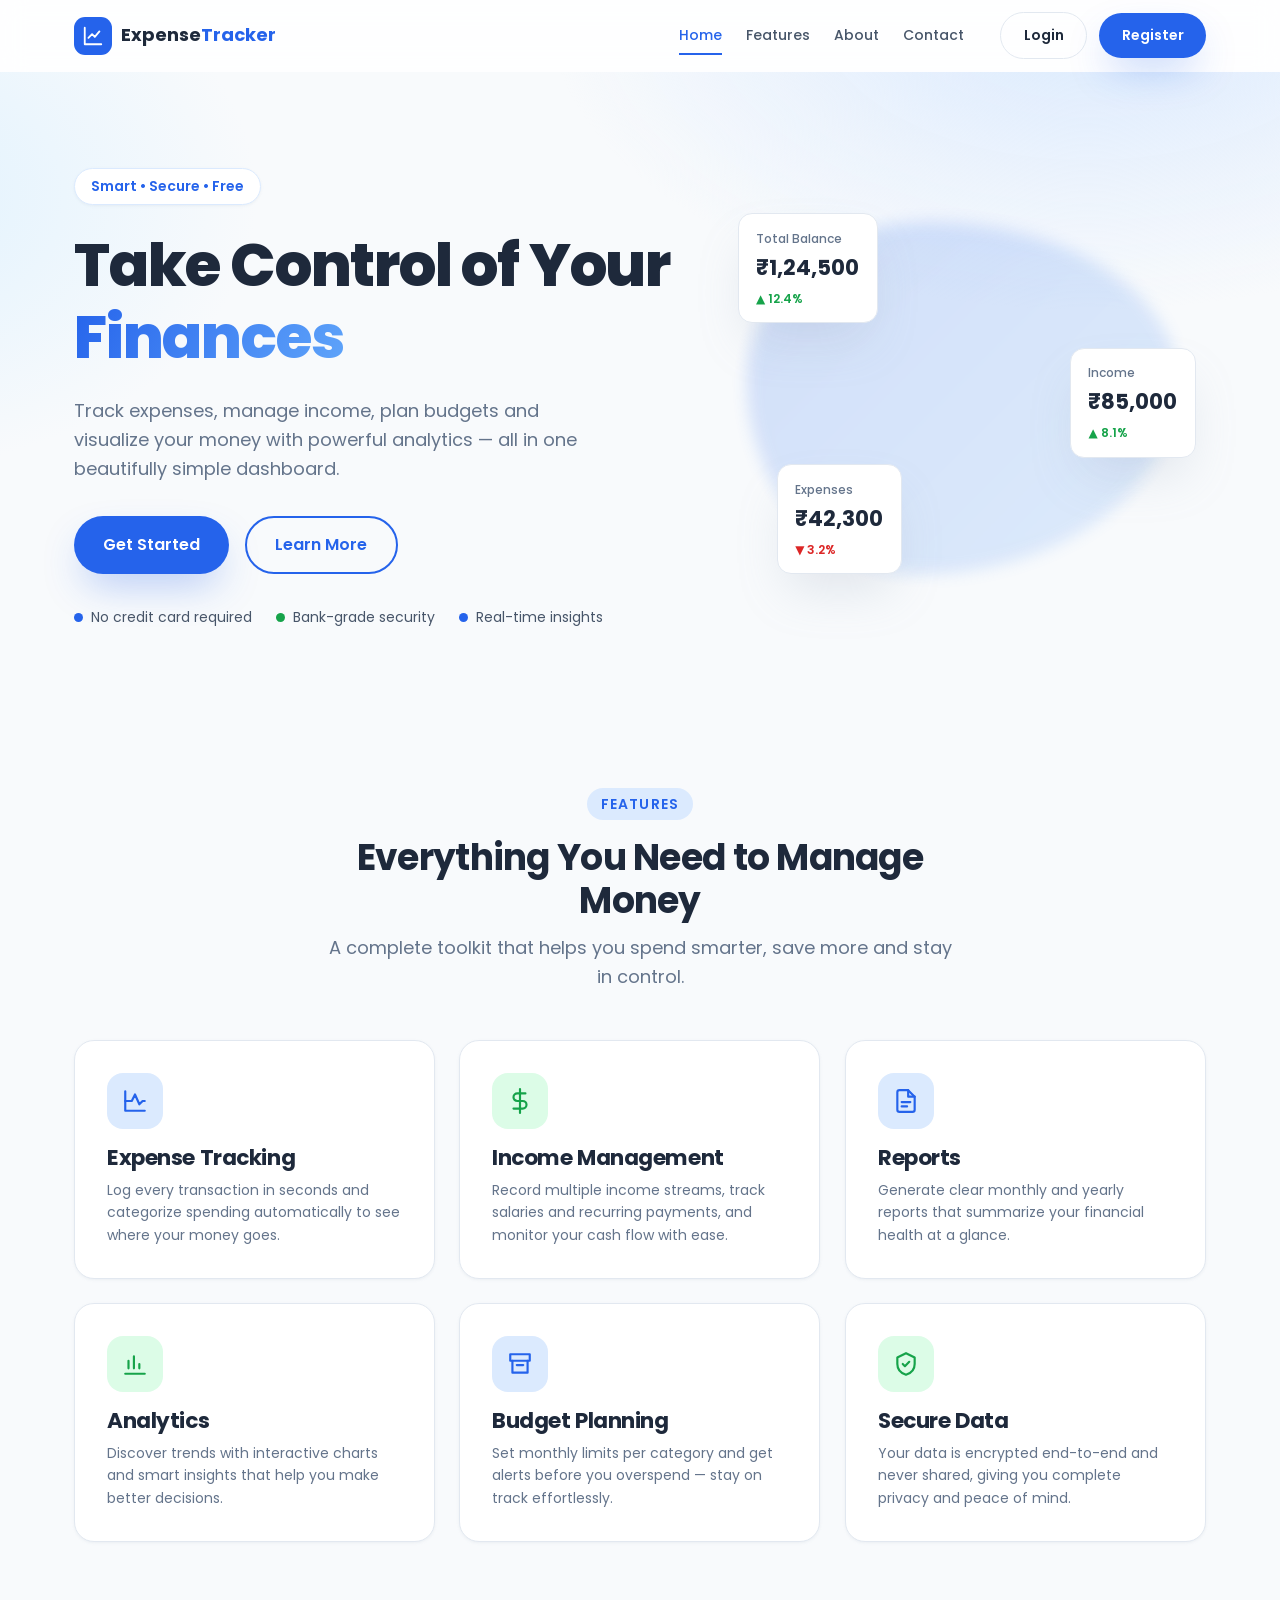
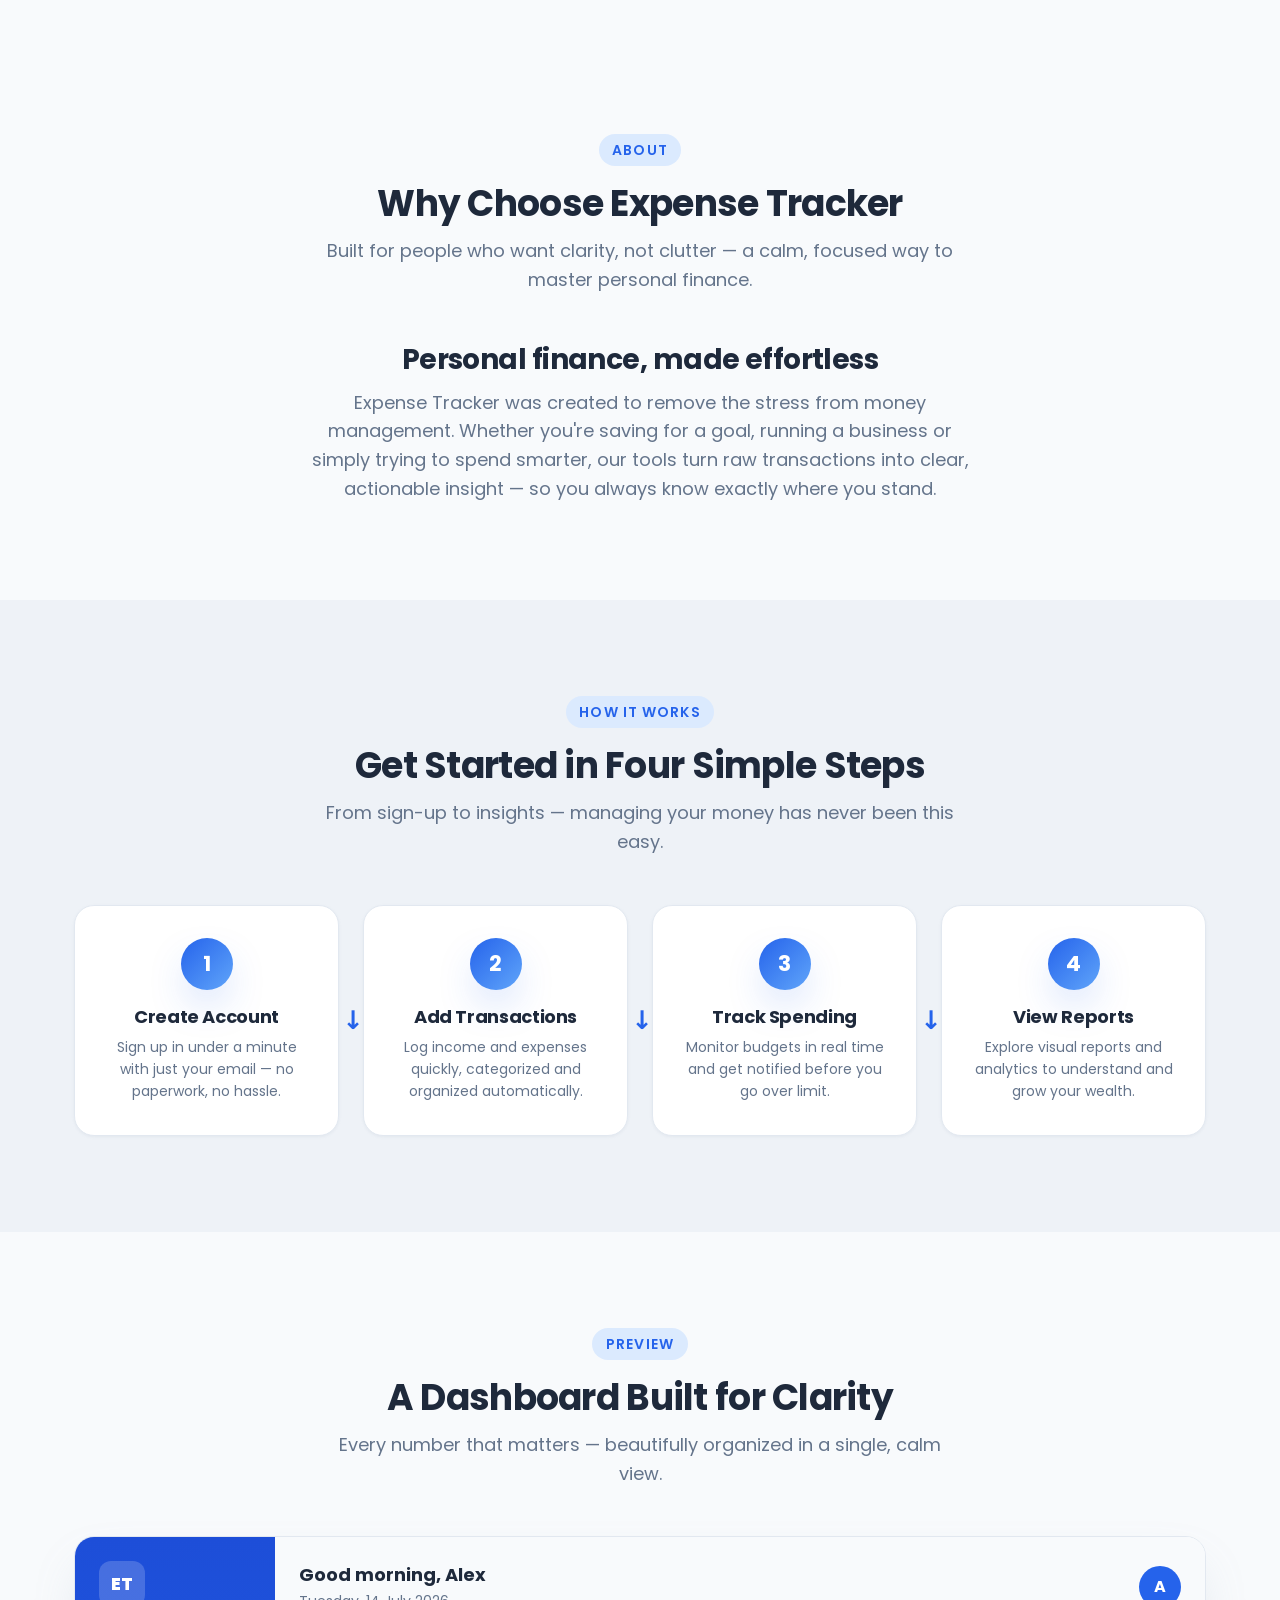
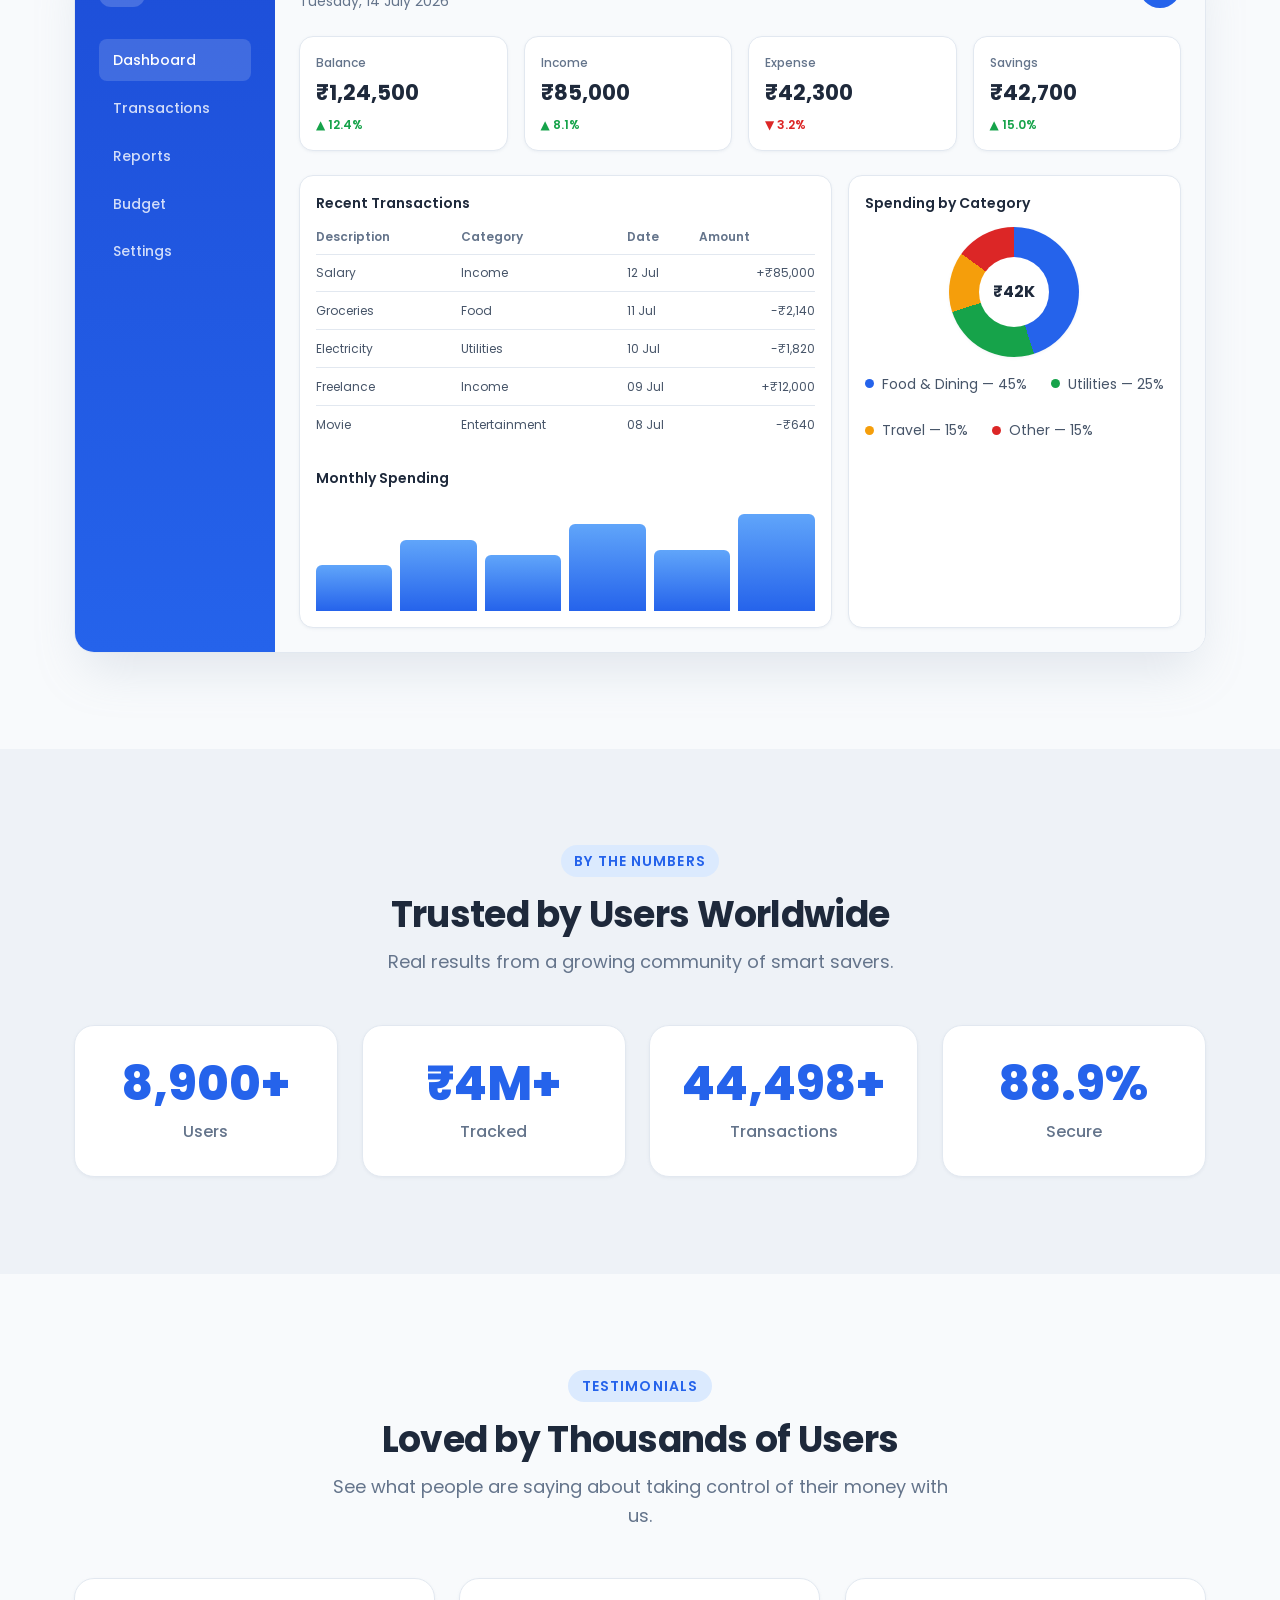
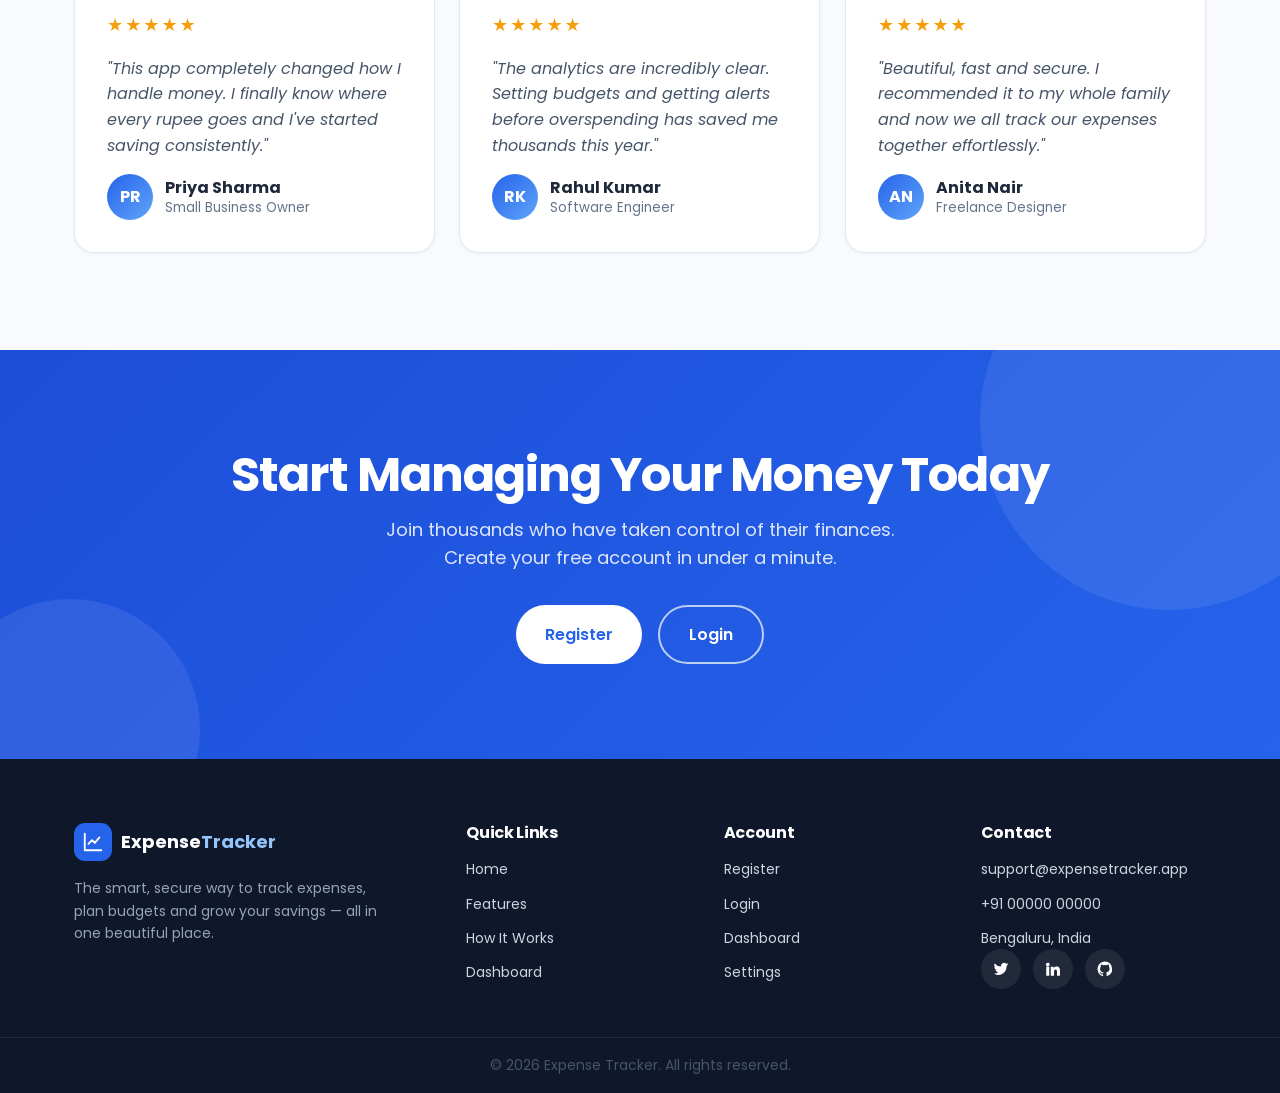
<file: frontend/index.html>
<!DOCTYPE html>
<html lang="en">
<head>
  <meta charset="UTF-8" />
  <meta name="viewport" content="width=device-width, initial-scale=1.0" />
  <meta name="description" content="Smart Expense Tracker — take control of your finances with expense tracking, income management, reports, analytics, budgeting and secure data." />
  <meta name="theme-color" content="#2563EB" />
  <title>Expense Tracker — Take Control of Your Finances</title>

  <link rel="preconnect" href="https://fonts.googleapis.com" />
  <link rel="preconnect" href="https://fonts.gstatic.com" crossorigin />
  <link href="https://fonts.googleapis.com/css2?family=Poppins:wght@300;400;500;600;700;800&display=swap" rel="stylesheet" />

  <link rel="stylesheet" href="../css/variables.css" />
  <link rel="stylesheet" href="../css/global.css" />
  <link rel="stylesheet" href="../css/components.css" />
  <link rel="stylesheet" href="../css/responsive.css" />
</head>
<body>
  <a class="skip-link" href="#home">Skip to main content</a>

  <!-- ============ NAVIGATION ============ -->
  <header class="navbar" id="navbar">
    <div class="container nav">
      <a class="brand" href="index.html" aria-label="Expense Tracker home">
        <span class="brand__icon" aria-hidden="true">
          <svg viewBox="0 0 24 24" width="22" height="22" fill="none" stroke="currentColor" stroke-width="2" stroke-linecap="round" stroke-linejoin="round">
            <path d="M3 3v18h18" /><path d="M7 14l4-4 3 3 5-6" />
          </svg>
        </span>
        <span class="brand__text">Expense<span class="brand__accent">Tracker</span></span>
      </a>

      <button class="nav__toggle" id="navToggle" aria-label="Toggle navigation menu" aria-expanded="false" aria-controls="navMenu">
        <span></span><span></span><span></span>
      </button>

      <nav class="nav__menu" id="navMenu" aria-label="Primary">
        <a class="nav__link is-active" href="#home">Home</a>
        <a class="nav__link" href="#features">Features</a>
        <a class="nav__link" href="#about">About</a>
        <a class="nav__link" href="#contact">Contact</a>
        <div class="nav__actions">
          <a class="btn btn--ghost" href="login.html">Login</a>
          <a class="btn btn--primary" href="register.html">Register</a>
        </div>
      </nav>
    </div>
  </header>

  <main>
    <!-- ============ HERO ============ -->
    <section class="hero" id="home" aria-labelledby="heroTitle">
      <div class="container hero__inner">
        <div class="hero__content reveal">
          <span class="badge">Smart • Secure • Free</span>
          <h1 class="hero__title" id="heroTitle">Take Control of Your <span class="text-gradient">Finances</span></h1>
          <p class="hero__subtitle">
            Track expenses, manage income, plan budgets and visualize your money
            with powerful analytics — all in one beautifully simple dashboard.
          </p>
          <div class="hero__actions">
            <a class="btn btn--primary btn--lg" href="register.html">Get Started</a>
            <a class="btn btn--outline btn--lg" href="#features">Learn More</a>
          </div>
          <ul class="hero__points">
            <li><span class="dot dot--primary" aria-hidden="true"></span> No credit card required</li>
            <li><span class="dot dot--success" aria-hidden="true"></span> Bank-grade security</li>
            <li><span class="dot dot--primary" aria-hidden="true"></span> Real-time insights</li>
          </ul>
        </div>

        <div class="hero__illustration reveal" aria-hidden="true">
          <span class="hero__blob"></span>
          <div class="float-card float-card--balance">
            <span class="float-card__label">Total Balance</span>
            <span class="float-card__value">₹1,24,500</span>
            <span class="float-card__trend text-success">▲ 12.4%</span>
          </div>
          <div class="float-card float-card--income">
            <span class="float-card__label">Income</span>
            <span class="float-card__value">₹85,000</span>
            <span class="float-card__trend text-success">▲ 8.1%</span>
          </div>
          <div class="float-card float-card--expense">
            <span class="float-card__label">Expenses</span>
            <span class="float-card__value">₹42,300</span>
            <span class="float-card__trend text-danger">▼ 3.2%</span>
          </div>
        </div>
      </div>
    </section>

    <!-- ============ FEATURES ============ -->
    <section class="section" id="features" aria-labelledby="featuresTitle">
      <div class="container">
        <div class="section__head reveal">
          <span class="eyebrow">Features</span>
          <h2 class="section__title" id="featuresTitle">Everything You Need to Manage Money</h2>
          <p class="section__lead">A complete toolkit that helps you spend smarter, save more and stay in control.</p>
        </div>

        <div class="features__grid">
          <article class="card feature reveal">
            <span class="feature__icon feature__icon--primary" aria-hidden="true">
              <svg viewBox="0 0 24 24" width="26" height="26" fill="none" stroke="currentColor" stroke-width="2" stroke-linecap="round" stroke-linejoin="round"><path d="M3 3v18h18"/><path d="M3 12h6l3-6 4 9 3-3h2"/></svg>
            </span>
            <h3 class="feature__title">Expense Tracking</h3>
            <p class="feature__text">Log every transaction in seconds and categorize spending automatically to see where your money goes.</p>
          </article>

          <article class="card feature reveal">
            <span class="feature__icon feature__icon--success" aria-hidden="true">
              <svg viewBox="0 0 24 24" width="26" height="26" fill="none" stroke="currentColor" stroke-width="2" stroke-linecap="round" stroke-linejoin="round"><path d="M12 1v22"/><path d="M17 5H9.5a3.5 3.5 0 0 0 0 7h5a3.5 3.5 0 0 1 0 7H6"/></svg>
            </span>
            <h3 class="feature__title">Income Management</h3>
            <p class="feature__text">Record multiple income streams, track salaries and recurring payments, and monitor your cash flow with ease.</p>
          </article>

          <article class="card feature reveal">
            <span class="feature__icon feature__icon--primary" aria-hidden="true">
              <svg viewBox="0 0 24 24" width="26" height="26" fill="none" stroke="currentColor" stroke-width="2" stroke-linecap="round" stroke-linejoin="round"><path d="M14 2H6a2 2 0 0 0-2 2v16a2 2 0 0 0 2 2h12a2 2 0 0 0 2-2V8z"/><path d="M14 2v6h6"/><path d="M8 13h8M8 17h5"/></svg>
            </span>
            <h3 class="feature__title">Reports</h3>
            <p class="feature__text">Generate clear monthly and yearly reports that summarize your financial health at a glance.</p>
          </article>

          <article class="card feature reveal">
            <span class="feature__icon feature__icon--success" aria-hidden="true">
              <svg viewBox="0 0 24 24" width="26" height="26" fill="none" stroke="currentColor" stroke-width="2" stroke-linecap="round" stroke-linejoin="round"><path d="M21 21H3"/><path d="M6 16V9M11 16V5M16 16v-4"/></svg>
            </span>
            <h3 class="feature__title">Analytics</h3>
            <p class="feature__text">Discover trends with interactive charts and smart insights that help you make better decisions.</p>
          </article>

          <article class="card feature reveal">
            <span class="feature__icon feature__icon--primary" aria-hidden="true">
              <svg viewBox="0 0 24 24" width="26" height="26" fill="none" stroke="currentColor" stroke-width="2" stroke-linecap="round" stroke-linejoin="round"><path d="M3 3h18v6H3z"/><path d="M5 9v11h14V9"/><path d="M9 13h6"/></svg>
            </span>
            <h3 class="feature__title">Budget Planning</h3>
            <p class="feature__text">Set monthly limits per category and get alerts before you overspend — stay on track effortlessly.</p>
          </article>

          <article class="card feature reveal">
            <span class="feature__icon feature__icon--success" aria-hidden="true">
              <svg viewBox="0 0 24 24" width="26" height="26" fill="none" stroke="currentColor" stroke-width="2" stroke-linecap="round" stroke-linejoin="round"><path d="M12 2l8 4v6c0 5-3.4 8.5-8 10-4.6-1.5-8-5-8-10V6z"/><path d="M9 12l2 2 4-4"/></svg>
            </span>
            <h3 class="feature__title">Secure Data</h3>
            <p class="feature__text">Your data is encrypted end-to-end and never shared, giving you complete privacy and peace of mind.</p>
          </article>
        </div>
      </div>
    </section>

    <!-- ============ ABOUT ============ -->
    <section class="section" id="about" aria-labelledby="aboutTitle">
      <div class="container">
        <div class="section__head reveal">
          <span class="eyebrow">About</span>
          <h2 class="section__title" id="aboutTitle">Why Choose Expense Tracker</h2>
          <p class="section__lead">Built for people who want clarity, not clutter — a calm, focused way to master personal finance.</p>
        </div>
        <div class="about reveal">
          <h3 class="about__title">Personal finance, made effortless</h3>
          <p class="about__text">
            Expense Tracker was created to remove the stress from money management. Whether you're
            saving for a goal, running a business or simply trying to spend smarter, our tools turn
            raw transactions into clear, actionable insight — so you always know exactly where you stand.
          </p>
        </div>
      </div>
    </section>

    <!-- ============ HOW IT WORKS ============ -->
    <section class="section section--alt" id="how" aria-labelledby="howTitle">
      <div class="container">
        <div class="section__head reveal">
          <span class="eyebrow">How It Works</span>
          <h2 class="section__title" id="howTitle">Get Started in Four Simple Steps</h2>
          <p class="section__lead">From sign-up to insights — managing your money has never been this easy.</p>
        </div>

        <div class="steps">
          <article class="step reveal">
            <span class="step__num" aria-hidden="true">1</span>
            <h3 class="step__title">Create Account</h3>
            <p class="step__text">Sign up in under a minute with just your email — no paperwork, no hassle.</p>
            <span class="step__arrow" aria-hidden="true">↓</span>
          </article>
          <article class="step reveal">
            <span class="step__num" aria-hidden="true">2</span>
            <h3 class="step__title">Add Transactions</h3>
            <p class="step__text">Log income and expenses quickly, categorized and organized automatically.</p>
            <span class="step__arrow" aria-hidden="true">↓</span>
          </article>
          <article class="step reveal">
            <span class="step__num" aria-hidden="true">3</span>
            <h3 class="step__title">Track Spending</h3>
            <p class="step__text">Monitor budgets in real time and get notified before you go over limit.</p>
            <span class="step__arrow" aria-hidden="true">↓</span>
          </article>
          <article class="step reveal">
            <span class="step__num" aria-hidden="true">4</span>
            <h3 class="step__title">View Reports</h3>
            <p class="step__text">Explore visual reports and analytics to understand and grow your wealth.</p>
          </article>
        </div>
      </div>
    </section>

    <!-- ============ DASHBOARD PREVIEW ============ -->
    <section class="section" id="preview" aria-labelledby="previewTitle">
      <div class="container">
        <div class="section__head reveal">
          <span class="eyebrow">Preview</span>
          <h2 class="section__title" id="previewTitle">A Dashboard Built for Clarity</h2>
          <p class="section__lead">Every number that matters — beautifully organized in a single, calm view.</p>
        </div>

        <div class="preview reveal" role="img" aria-label="Dashboard preview showing summary cards, recent transactions, and spending charts">
          <aside class="dash__sidebar">
            <span class="dash__logo" aria-hidden="true">ET</span>
            <nav class="dash__nav" aria-label="Dashboard">
              <a class="dash__link is-active" href="#">Dashboard</a>
              <a class="dash__link" href="#">Transactions</a>
              <a class="dash__link" href="#">Reports</a>
              <a class="dash__link" href="#">Budget</a>
              <a class="dash__link" href="#">Settings</a>
            </nav>
          </aside>

          <div class="dash__main">
            <div class="dash__topbar">
              <div>
                <p class="dash__greeting">Good morning, Alex</p>
                <p class="dash__date">Tuesday, 14 July 2026</p>
              </div>
              <span class="dash__avatar" aria-hidden="true">A</span>
            </div>

            <div class="dash__cards">
              <div class="dash__card">
                <span class="dash__card-label">Balance</span>
                <span class="dash__card-value">₹1,24,500</span>
                <span class="trend trend--up">▲ 12.4%</span>
              </div>
              <div class="dash__card">
                <span class="dash__card-label">Income</span>
                <span class="dash__card-value">₹85,000</span>
                <span class="trend trend--up">▲ 8.1%</span>
              </div>
              <div class="dash__card">
                <span class="dash__card-label">Expense</span>
                <span class="dash__card-value">₹42,300</span>
                <span class="trend trend--down">▼ 3.2%</span>
              </div>
              <div class="dash__card">
                <span class="dash__card-label">Savings</span>
                <span class="dash__card-value">₹42,700</span>
                <span class="trend trend--up">▲ 15.0%</span>
              </div>
            </div>

            <div class="dash__panels">
              <div class="dash__panel">
                <p class="dash__panel-title">Recent Transactions</p>
                <table class="dash__table">
                  <thead>
                    <tr><th>Description</th><th>Category</th><th>Date</th><th class="ta-right">Amount</th></tr>
                  </thead>
                  <tbody>
                    <tr><td>Salary</td><td>Income</td><td>12 Jul</td><td class="ta-right text-success">+₹85,000</td></tr>
                    <tr><td>Groceries</td><td>Food</td><td>11 Jul</td><td class="ta-right text-danger">-₹2,140</td></tr>
                    <tr><td>Electricity</td><td>Utilities</td><td>10 Jul</td><td class="ta-right text-danger">-₹1,820</td></tr>
                    <tr><td>Freelance</td><td>Income</td><td>09 Jul</td><td class="ta-right text-success">+₹12,000</td></tr>
                    <tr><td>Movie</td><td>Entertainment</td><td>08 Jul</td><td class="ta-right text-danger">-₹640</td></tr>
                  </tbody>
                </table>

                <p class="dash__panel-title dash__panel-title--mt">Monthly Spending</p>
                <div class="chart-bar" aria-hidden="true">
                  <span style="--h:45%"></span>
                  <span style="--h:70%"></span>
                  <span style="--h:55%"></span>
                  <span style="--h:85%"></span>
                  <span style="--h:60%"></span>
                  <span style="--h:95%"></span>
                </div>
              </div>

              <div class="dash__panel">
                <p class="dash__panel-title">Spending by Category</p>
                <div class="chart-pie" aria-hidden="true">
                  <span class="chart-pie__hole">₹42K</span>
                </div>
                <ul class="hero__points">
                  <li><span class="dot dot--primary" aria-hidden="true"></span> Food &amp; Dining — 45%</li>
                  <li><span class="dot dot--success" aria-hidden="true"></span> Utilities — 25%</li>
                  <li><span class="dot" style="background:#F59E0B" aria-hidden="true"></span> Travel — 15%</li>
                  <li><span class="dot" style="background:var(--color-danger)" aria-hidden="true"></span> Other — 15%</li>
                </ul>
              </div>
            </div>
          </div>
        </div>
      </div>
    </section>

    <!-- ============ STATISTICS ============ -->
    <section class="section section--alt" id="stats" aria-labelledby="statsTitle">
      <div class="container">
        <div class="section__head reveal">
          <span class="eyebrow">By The Numbers</span>
          <h2 class="section__title" id="statsTitle">Trusted by Users Worldwide</h2>
          <p class="section__lead">Real results from a growing community of smart savers.</p>
        </div>
        <div class="stats">
          <div class="stat reveal">
            <span class="stat__value" data-count="10000" data-suffix="+">0</span>
            <span class="stat__label">Users</span>
          </div>
          <div class="stat reveal">
            <span class="stat__value" data-count="5" data-prefix="₹" data-suffix="M+">0</span>
            <span class="stat__label">Tracked</span>
          </div>
          <div class="stat reveal">
            <span class="stat__value" data-count="50000" data-suffix="+">0</span>
            <span class="stat__label">Transactions</span>
          </div>
          <div class="stat reveal">
            <span class="stat__value" data-count="99.9" data-suffix="%">0</span>
            <span class="stat__label">Secure</span>
          </div>
        </div>
      </div>
    </section>

    <!-- ============ TESTIMONIALS ============ -->
    <section class="section" id="testimonials" aria-labelledby="testiTitle">
      <div class="container">
        <div class="section__head reveal">
          <span class="eyebrow">Testimonials</span>
          <h2 class="section__title" id="testiTitle">Loved by Thousands of Users</h2>
          <p class="section__lead">See what people are saying about taking control of their money with us.</p>
        </div>

        <div class="testimonials">
          <article class="card testimonial reveal">
            <div class="testimonial__stars" aria-label="Rated 5 out of 5">★★★★★</div>
            <p class="testimonial__text">"This app completely changed how I handle money. I finally know where every rupee goes and I've started saving consistently."</p>
            <div class="testimonial__author">
              <span class="avatar" aria-hidden="true">PR</span>
              <span class="testimonial__meta"><strong>Priya Sharma</strong><small>Small Business Owner</small></span>
            </div>
          </article>

          <article class="card testimonial reveal">
            <div class="testimonial__stars" aria-label="Rated 5 out of 5">★★★★★</div>
            <p class="testimonial__text">"The analytics are incredibly clear. Setting budgets and getting alerts before overspending has saved me thousands this year."</p>
            <div class="testimonial__author">
              <span class="avatar" aria-hidden="true">RK</span>
              <span class="testimonial__meta"><strong>Rahul Kumar</strong><small>Software Engineer</small></span>
            </div>
          </article>

          <article class="card testimonial reveal">
            <div class="testimonial__stars" aria-label="Rated 5 out of 5">★★★★★</div>
            <p class="testimonial__text">"Beautiful, fast and secure. I recommended it to my whole family and now we all track our expenses together effortlessly."</p>
            <div class="testimonial__author">
              <span class="avatar" aria-hidden="true">AN</span>
              <span class="testimonial__meta"><strong>Anita Nair</strong><small>Freelance Designer</small></span>
            </div>
          </article>
        </div>
      </div>
    </section>

    <!-- ============ CALL TO ACTION ============ -->
    <section class="cta" id="cta" aria-labelledby="ctaTitle">
      <div class="container cta__inner reveal">
        <h2 class="cta__title" id="ctaTitle">Start Managing Your Money Today</h2>
        <p class="cta__text">Join thousands who have taken control of their finances. Create your free account in under a minute.</p>
        <div class="cta__actions">
          <a class="btn btn--light btn--lg" href="register.html">Register</a>
          <a class="btn btn--outline-light btn--lg" href="login.html">Login</a>
        </div>
      </div>
    </section>

    <!-- ============ FOOTER ============ -->
    <footer class="footer" id="contact">
      <div class="container footer__grid">
        <div class="footer__col">
          <a class="brand brand--light" href="index.html" aria-label="Expense Tracker home">
            <span class="brand__icon" aria-hidden="true">
              <svg viewBox="0 0 24 24" width="22" height="22" fill="none" stroke="currentColor" stroke-width="2" stroke-linecap="round" stroke-linejoin="round">
                <path d="M3 3v18h18" /><path d="M7 14l4-4 3 3 5-6" />
              </svg>
            </span>
            <span class="brand__text">Expense<span class="brand__accent">Tracker</span></span>
          </a>
          <p class="footer__about">The smart, secure way to track expenses, plan budgets and grow your savings — all in one beautiful place.</p>
        </div>

        <div class="footer__col footer__links">
          <h3 class="footer__title">Quick Links</h3>
          <ul>
            <li><a href="#home">Home</a></li>
            <li><a href="#features">Features</a></li>
            <li><a href="#how">How It Works</a></li>
            <li><a href="#preview">Dashboard</a></li>
          </ul>
        </div>

        <div class="footer__col footer__links">
          <h3 class="footer__title">Account</h3>
          <ul>
            <li><a href="register.html">Register</a></li>
            <li><a href="login.html">Login</a></li>
            <li><a href="dashboard.html">Dashboard</a></li>
            <li><a href="settings.html">Settings</a></li>
          </ul>
        </div>

        <div class="footer__col">
          <h3 class="footer__title">Contact</h3>
          <ul>
            <li><a href="mailto:support@expensetracker.app">support@expensetracker.app</a></li>
            <li><a href="tel:+910000000000">+91 00000 00000</a></li>
            <li>Bengaluru, India</li>
          </ul>
          <div class="social">
            <a class="social__link" href="#" aria-label="Twitter">
              <svg viewBox="0 0 24 24" width="18" height="18" fill="currentColor"><path d="M22 5.8c-.7.3-1.5.5-2.3.6.8-.5 1.5-1.3 1.8-2.3-.8.5-1.7.8-2.6 1a4 4 0 0 0-6.8 3.6A11.3 11.3 0 0 1 3.6 4.5a4 4 0 0 0 1.2 5.3c-.6 0-1.2-.2-1.7-.5v.1a4 4 0 0 0 3.2 3.9c-.6.1-1.1.2-1.7.1a4 4 0 0 0 3.7 2.8A8 8 0 0 1 2 18.1 11.3 11.3 0 0 0 8.1 20c7.3 0 11.3-6 11.3-11.3v-.5c.8-.6 1.4-1.3 2-2.1z"/></svg>
            </a>
            <a class="social__link" href="#" aria-label="LinkedIn">
              <svg viewBox="0 0 24 24" width="18" height="18" fill="currentColor"><path d="M4.98 3.5A2.5 2.5 0 1 1 5 8.5a2.5 2.5 0 0 1 0-5zM3 9h4v12H3zM9 9h3.8v1.7h.1c.5-1 1.8-2 3.7-2 4 0 4.7 2.6 4.7 6V21h-4v-5.3c0-1.3 0-3-1.8-3s-2.1 1.4-2.1 2.9V21H9z"/></svg>
            </a>
            <a class="social__link" href="#" aria-label="GitHub">
              <svg viewBox="0 0 24 24" width="18" height="18" fill="currentColor"><path d="M12 2a10 10 0 0 0-3.2 19.5c.5.1.7-.2.7-.5v-1.7c-2.8.6-3.4-1.3-3.4-1.3-.5-1.2-1.1-1.5-1.1-1.5-.9-.6.1-.6.1-.6 1 .1 1.5 1 1.5 1 .9 1.5 2.3 1.1 2.9.8.1-.6.3-1.1.6-1.3-2.2-.3-4.6-1.1-4.6-5 0-1.1.4-2 1-2.7-.1-.3-.4-1.3.1-2.7 0 0 .8-.3 2.7 1a9.3 9.3 0 0 1 5 0c1.9-1.3 2.7-1 2.7-1 .5 1.4.2 2.4.1 2.7.6.7 1 1.6 1 2.7 0 3.9-2.4 4.7-4.6 5 .3.3.6.9.6 1.8v2.7c0 .3.2.6.7.5A10 10 0 0 0 12 2z"/></svg>
            </a>
          </div>
        </div>
      </div>

      <div class="footer__bottom">
        <p>&copy; <span id="year">2026</span> Expense Tracker. All rights reserved.</p>
      </div>
    </footer>
  </main>

  <a class="to-top" id="toTop" href="#home" aria-label="Back to top" hidden>↑</a>

  <script src="../js/main.js"></script>
</body>
</html>
</file>
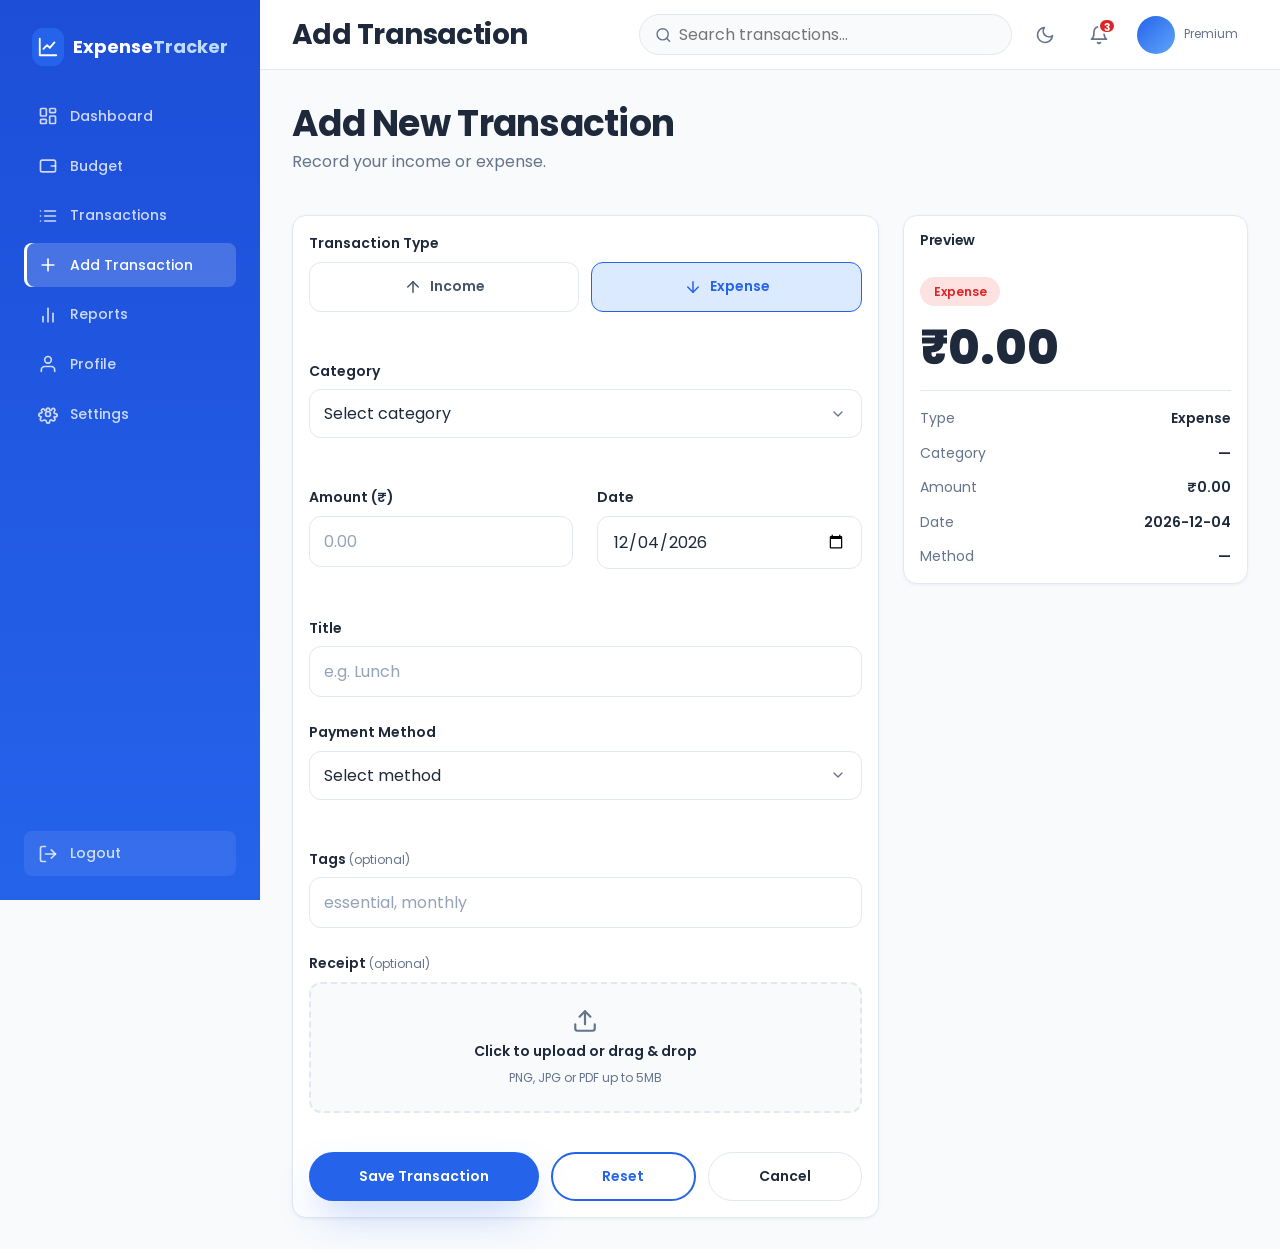
<file: frontend/add_transaction.html>
<!DOCTYPE html>
<html lang="en">
<head>
  <meta charset="UTF-8" />
  <meta name="viewport" content="width=device-width, initial-scale=1.0" />
  <meta name="description" content="Add a new income or expense transaction in Smart Expense Tracker." />
  <meta name="theme-color" content="#2563EB" />
  <title>Add Transaction — Expense Tracker</title>

  <link rel="preconnect" href="https://fonts.googleapis.com" />
  <link rel="preconnect" href="https://fonts.gstatic.com" crossorigin />
  <link href="https://fonts.googleapis.com/css2?family=Poppins:wght@300;400;500;600;700;800&display=swap" rel="stylesheet" />

  <link rel="stylesheet" href="../css/variables.css" />
  <link rel="stylesheet" href="../css/global.css" />
  <link rel="stylesheet" href="../css/components.css" />
  <link rel="stylesheet" href="../css/dashboard.css" />
  <link rel="stylesheet" href="../css/transactions.css" />
  <link rel="stylesheet" href="../css/responsive.css" />
</head>
<body class="dashboard-page">
  <a class="skip-link" href="#txnForm">Skip to transaction form</a>

  <div class="layout">
    <!-- ============ SIDEBAR ============ -->
    <aside class="sidebar" id="sidebar" aria-label="Dashboard navigation">
      <div class="sidebar__brand">
        <span class="brand__icon" aria-hidden="true">
          <svg viewBox="0 0 24 24" width="22" height="22" fill="none" stroke="currentColor" stroke-width="2" stroke-linecap="round" stroke-linejoin="round"><path d="M3 3v18h18"/><path d="M7 14l4-4 3 3 5-6"/></svg>
        </span>
        <span class="brand__text">Expense<span class="brand__accent">Tracker</span></span>
      </div>

      <nav class="sidebar__nav" aria-label="Main menu">
        <a class="nav-item" href="dashboard.html">
          <span class="nav-item__icon" aria-hidden="true">
            <svg viewBox="0 0 24 24" width="20" height="20" fill="none" stroke="currentColor" stroke-width="2" stroke-linecap="round" stroke-linejoin="round"><rect x="3" y="3" width="7" height="9" rx="1"/><rect x="14" y="3" width="7" height="5" rx="1"/><rect x="14" y="12" width="7" height="9" rx="1"/><rect x="3" y="16" width="7" height="5" rx="1"/></svg>
          </span>
          <span class="nav-item__label">Dashboard</span>
          </a>
          <a class="nav-item" href="budget.html">
    <span class="nav-item__icon" aria-hidden="true">
        <svg viewBox="0 0 24 24"
             width="20"
             height="20"
             fill="none"
             stroke="currentColor"
             stroke-width="2"
             stroke-linecap="round"
             stroke-linejoin="round">
            <path d="M21 15V7a2 2 0 0 0-2-2H5a2 2 0 0 0-2 2v10a2 2 0 0 0 2 2h14a2 2 0 0 0 2-2z"/>
            <path d="M16 12h5"/>
        </svg>
    </span>
    <span class="nav-item__label">Budget</span>
</a>
        <a class="nav-item" href="transactions.html">
          <span class="nav-item__icon" aria-hidden="true">
            <svg viewBox="0 0 24 24" width="20" height="20" fill="none" stroke="currentColor" stroke-width="2" stroke-linecap="round" stroke-linejoin="round"><line x1="8" y1="6" x2="21" y2="6"/><line x1="8" y1="12" x2="21" y2="12"/><line x1="8" y1="18" x2="21" y2="18"/><line x1="3" y1="6" x2="3.01" y2="6"/><line x1="3" y1="12" x2="3.01" y2="12"/><line x1="3" y1="18" x2="3.01" y2="18"/></svg>
          </span>
          <span class="nav-item__label">Transactions</span>
        </a>
        <a class="nav-item is-active" href="add_transaction.html" aria-current="page">
          <span class="nav-item__icon" aria-hidden="true">
            <svg viewBox="0 0 24 24" width="20" height="20" fill="none" stroke="currentColor" stroke-width="2" stroke-linecap="round" stroke-linejoin="round"><line x1="12" y1="5" x2="12" y2="19"/><line x1="5" y1="12" x2="19" y2="12"/></svg>
          </span>
          <span class="nav-item__label">Add Transaction</span>
        </a>
        <a class="nav-item" href="reports.html">
          <span class="nav-item__icon" aria-hidden="true">
            <svg viewBox="0 0 24 24" width="20" height="20" fill="none" stroke="currentColor" stroke-width="2" stroke-linecap="round" stroke-linejoin="round"><line x1="18" y1="20" x2="18" y2="10"/><line x1="12" y1="20" x2="12" y2="4"/><line x1="6" y1="20" x2="6" y2="14"/></svg>
          </span>
          <span class="nav-item__label">Reports</span>
        </a>
        <a class="nav-item" href="profile.html">
          <span class="nav-item__icon" aria-hidden="true">
            <svg viewBox="0 0 24 24" width="20" height="20" fill="none" stroke="currentColor" stroke-width="2" stroke-linecap="round" stroke-linejoin="round"><path d="M20 21v-2a4 4 0 0 0-4-4H8a4 4 0 0 0-4 4v2"/><circle cx="12" cy="7" r="4"/></svg>
          </span>
          <span class="nav-item__label">Profile</span>
        </a>
        <a class="nav-item" href="settings.html">
          <span class="nav-item__icon" aria-hidden="true">
            <svg viewBox="0 0 24 24" width="20" height="20" fill="none" stroke="currentColor" stroke-width="2" stroke-linecap="round" stroke-linejoin="round"><circle cx="12" cy="12" r="3"/><path d="M19.4 15a1.65 1.65 0 0 0 .33 1.82l.06.06a2 2 0 1 1-2.83 2.83l-.06-.06a1.65 1.65 0 0 0-2.82 1.17V21a2 2 0 0 1-4 0v-.09A1.65 1.65 0 0 0 8 19.4a1.65 1.65 0 0 0-1.82.33l-.06.06a2 2 0 1 1-2.83-2.83l.06-.06A1.65 1.65 0 0 0 3.6 15H3a2 2 0 0 1 0-4h.09A1.65 1.65 0 0 0 5 9.4l-.33-.06a2 2 0 1 1 2.83-2.83l.06.06A1.65 1.65 0 0 0 10 7.6V7a2 2 0 0 1 4 0v.09a1.65 1.65 0 0 0 2.82-1.17l.06-.06a2 2 0 1 1 2.83 2.83l-.06.06A1.65 1.65 0 0 0 21 11.6H21a2 2 0 0 1 0 4h-.09z"/></svg>
          </span>
          <span class="nav-item__label">Settings</span>
        </a>
      </nav>

      <a class="nav-item sidebar__logout" href="login.html">
        <span class="nav-item__icon" aria-hidden="true">
          <svg viewBox="0 0 24 24" width="20" height="20" fill="none" stroke="currentColor" stroke-width="2" stroke-linecap="round" stroke-linejoin="round"><path d="M9 21H5a2 2 0 0 1-2-2V5a2 2 0 0 1 2-2h4"/><polyline points="16 17 21 12 16 7"/><line x1="21" y1="12" x2="9" y2="12"/></svg>
        </span>
        <span class="nav-item__label">Logout</span>
      </a>
    </aside>

    <div class="sidebar-overlay" id="sidebarOverlay" hidden></div>

    <!-- ============ MAIN ============ -->
    <div class="main">
      <!-- Top navigation -->
      <header class="topbar">
        <div class="topbar__left">
          <button class="icon-btn sidebar-toggle" id="sidebarToggle" aria-label="Toggle sidebar" aria-expanded="false" aria-controls="sidebar">
            <svg viewBox="0 0 24 24" width="22" height="22" fill="none" stroke="currentColor" stroke-width="2" stroke-linecap="round" stroke-linejoin="round"><line x1="3" y1="6" x2="21" y2="6"/><line x1="3" y1="12" x2="21" y2="12"/><line x1="3" y1="18" x2="21" y2="18"/></svg>
          </button>
          <h1 class="topbar__title">Add Transaction</h1>
        </div>

        <div class="topbar__right">
          <form class="search" role="search" onsubmit="return false">
            <span class="search__icon" aria-hidden="true">
              <svg viewBox="0 0 24 24" width="18" height="18" fill="none" stroke="currentColor" stroke-width="2" stroke-linecap="round" stroke-linejoin="round"><circle cx="11" cy="11" r="8"/><line x1="21" y1="21" x2="16.65" y2="16.65"/></svg>
            </span>
            <input class="search__input" type="search" placeholder="Search transactions…" aria-label="Search transactions" />
          </form>

          <button class="icon-btn" id="themeToggle" aria-label="Toggle dark mode" aria-pressed="false">
            <svg class="icon-sun" viewBox="0 0 24 24" width="20" height="20" fill="none" stroke="currentColor" stroke-width="2" stroke-linecap="round" stroke-linejoin="round"><circle cx="12" cy="12" r="5"/><line x1="12" y1="1" x2="12" y2="3"/><line x1="12" y1="21" x2="12" y2="23"/><line x1="4.22" y1="4.22" x2="5.64" y2="5.64"/><line x1="18.36" y1="18.36" x2="19.78" y2="19.78"/><line x1="1" y1="12" x2="3" y2="12"/><line x1="21" y1="12" x2="23" y2="12"/><line x1="4.22" y1="19.78" x2="5.64" y2="18.36"/><line x1="18.36" y1="5.64" x2="19.78" y2="4.22"/></svg>
            <svg class="icon-moon" viewBox="0 0 24 24" width="20" height="20" fill="none" stroke="currentColor" stroke-width="2" stroke-linecap="round" stroke-linejoin="round"><path d="M21 12.79A9 9 0 1 1 11.21 3 7 7 0 0 0 21 12.79z"/></svg>
          </button>

          <button class="icon-btn icon-btn--bell" aria-label="Notifications, 3 unread">
            <svg viewBox="0 0 24 24" width="20" height="20" fill="none" stroke="currentColor" stroke-width="2" stroke-linecap="round" stroke-linejoin="round"><path d="M18 8A6 6 0 0 0 6 8c0 7-3 9-3 9h18s-3-2-3-9"/><path d="M13.73 21a2 2 0 0 1-3.46 0"/></svg>
            <span class="badge-dot" aria-hidden="true">3</span>
          </button>

          <button class="profile" aria-label="User menu">
  <span class="profile__avatar" aria-hidden="true"></span>

  <span class="profile__meta">
    <span class="profile__name"></span>
    <span class="profile__role">Premium</span>
  </span>
</button>
        </div>
      </header>

      <!-- Content -->
      <main class="content" id="mainContent">
        <header class="page-head reveal">
          <h2 class="page-head__title">Add New Transaction</h2>
          <p class="page-head__subtitle">Record your income or expense.</p>
        </header>

        <div class="txn-layout">
          <!-- ===== Form ===== -->
          <form class="dash__panel txn-form reveal" id="txnForm" novalidate>
            <!-- Transaction type -->
            <div class="field">
              <span class="field__label" id="typeLabel">Transaction Type</span>
              <div class="type-toggle" role="radiogroup" aria-labelledby="typeLabel">
                <label class="type-card">
                  <input type="radio" name="type" value="income" id="typeIncome" />
                  <span class="type-card__box">
                    <svg viewBox="0 0 24 24" width="18" height="18" fill="none" stroke="currentColor" stroke-width="2" stroke-linecap="round" stroke-linejoin="round"><line x1="12" y1="19" x2="12" y2="5"/><polyline points="5 12 12 5 19 12"/></svg>
                    Income
                  </span>
                </label>
                <label class="type-card">
                  <input type="radio" name="type" value="expense" id="typeExpense" checked />
                  <span class="type-card__box">
                    <svg viewBox="0 0 24 24" width="18" height="18" fill="none" stroke="currentColor" stroke-width="2" stroke-linecap="round" stroke-linejoin="round"><line x1="12" y1="5" x2="12" y2="19"/><polyline points="19 12 12 19 5 12"/></svg>
                    Expense
                  </span>
                </label>
              </div>
              <p class="field__error" id="typeError" role="alert" aria-live="polite"></p>
            </div>

            <!-- Category -->
            <div class="field">
              <label class="field__label" for="category">Category</label>
              <select class="field__input" id="category" name="category" required aria-describedby="categoryError">
                <option value="" disabled selected>Select category</option>
              </select>
              <p class="field__error" id="categoryError" role="alert" aria-live="polite"></p>
            </div>

            <div class="field-row">
              <!-- Amount -->
              <div class="field">
                <label class="field__label" for="amount">Amount (₹)</label>
                <input
                  class="field__input"
                  type="number"
                  id="amount"
                  name="amount"
                  min="0"
                  step="0.01"
                  inputmode="decimal"
                  placeholder="0.00"
                  required
                  aria-describedby="amountError"
                />
                <p class="field__error" id="amountError" role="alert" aria-live="polite"></p>
              </div>

              <!-- Date -->
              <div class="field">
                <label class="field__label" for="date">Date</label>
                <input class="field__input" type="date" id="date" name="date" required aria-describedby="dateError" />
                <p class="field__error" id="dateError" role="alert" aria-live="polite"></p>
              </div>
            </div>

            <!-- Title -->
            <div class="field">
              <label class="field__label" for="title">Title</label>

              <input
                class="field__input"
                type="text"
                id="title"
                name="title"
                placeholder="e.g. Lunch"
                required
              />
            </div>
            <!-- Payment method -->
            <div class="field">
              <label class="field__label" for="method">Payment Method</label>
              <select class="field__input" id="method" name="method" required aria-describedby="methodError">
                <option value="" disabled selected>Select method</option>
                <option value="Cash">Cash</option>
                <option value="Credit Card">Credit Card</option>
                <option value="Debit Card">Debit Card</option>
                <option value="UPI">UPI</option>
                <option value="Bank Transfer">Bank Transfer</option>
              </select>
              <p class="field__error" id="methodError" role="alert" aria-live="polite"></p>
            </div>

            <!-- Tags -->
            <div class="field">
              <label class="field__label" for="tags">Tags <span class="field__optional">(optional)</span></label>
              <input class="field__input" type="text" id="tags" name="tags" placeholder="essential, monthly" />
            </div>

            <!-- Receipt upload (UI only) -->
            <div class="field">
              <span class="field__label">Receipt <span class="field__optional">(optional)</span></span>
              <label class="upload" for="receipt">
                <svg viewBox="0 0 24 24" width="26" height="26" fill="none" stroke="currentColor" stroke-width="2" stroke-linecap="round" stroke-linejoin="round"><path d="M21 15v4a2 2 0 0 1-2 2H5a2 2 0 0 1-2-2v-4"/><polyline points="17 8 12 3 7 8"/><line x1="12" y1="3" x2="12" y2="15"/></svg>
                <span class="upload__text">Click to upload or drag &amp; drop</span>
                <span class="upload__hint">PNG, JPG or PDF up to 5MB</span>
                <input type="file" id="receipt" name="receipt" accept="image/*,.pdf" class="upload__input" />
              </label>
              <p class="upload__name" id="receiptName"></p>
            </div>

            <!-- Actions -->
            <div class="txn-actions">
              <button type="submit" class="btn btn--primary" id="saveBtn">
                <span class="btn__label">Save Transaction</span>
                <span class="spinner" aria-hidden="true"></span>
              </button>
              <button type="reset" class="btn btn--outline" id="resetBtn">Reset</button>
              <a href="dashboard.html" class="btn btn--ghost" id="cancelBtn">Cancel</a>
            </div>
          </form>

          <!-- ===== Live preview ===== -->
          <aside class="dash__panel txn-preview reveal" aria-live="polite" aria-label="Transaction preview">
            <h2 class="dash__panel-title">Preview</h2>
            <div class="preview-badge preview-badge--expense" id="pvBadge">Expense</div>

            <div class="preview-big" id="pvBig">₹0.00</div>

            <dl class="preview-list">
              <div class="preview-row">
                <dt>Type</dt>
                <dd id="pvType">Expense</dd>
              </div>
              <div class="preview-row">
                <dt>Category</dt>
                <dd id="pvCategory">—</dd>
              </div>
              <div class="preview-row">
                <dt>Amount</dt>
                <dd id="pvAmount">₹0.00</dd>
              </div>
              <div class="preview-row">
                <dt>Date</dt>
                <dd id="pvDate">—</dd>
              </div>
              <div class="preview-row">
                <dt>Method</dt>
                <dd id="pvMethod">—</dd>
              </div>
            </dl>
          </aside>
        </div>
      </main>
    </div>
  </div>

  <script src="../js/main.js"></script>
  <script src="../js/transactions.js"></script>
  <script src="../js/validation.js"></script>
  <script src="../js/add_transaction.js"></script>
</body>
</html>
</file>
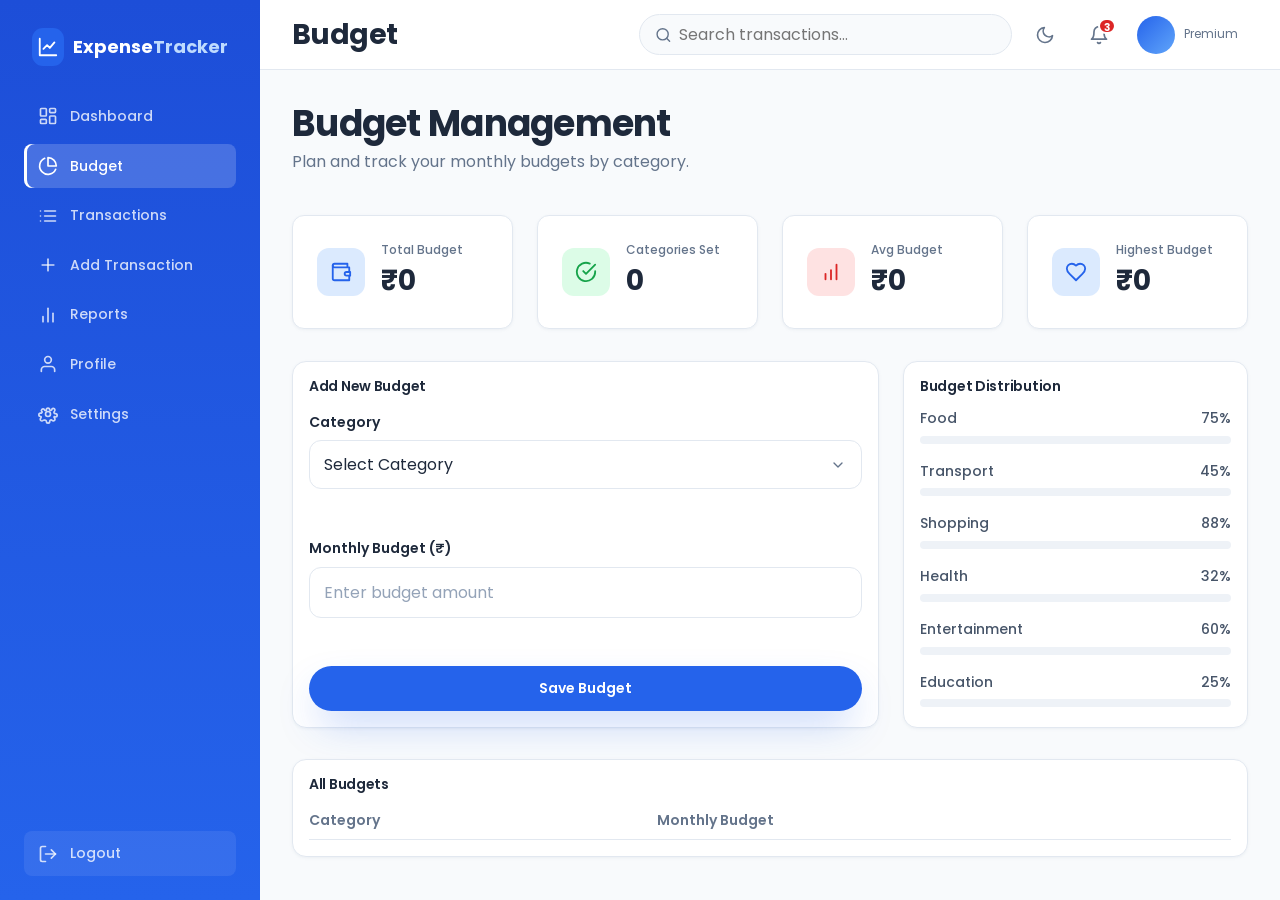
<file: frontend/budget.html>
<!DOCTYPE html>
<html lang="en">
<head>
  <meta charset="UTF-8" />
  <meta name="viewport" content="width=device-width, initial-scale=1.0" />
  <meta name="description" content="Manage your monthly budgets by category in Smart Expense Tracker." />
  <meta name="theme-color" content="#2563EB" />
  <title>Budget — Expense Tracker</title>

  <link rel="preconnect" href="https://fonts.googleapis.com" />
  <link rel="preconnect" href="https://fonts.gstatic.com" crossorigin />
  <link href="https://fonts.googleapis.com/css2?family=Poppins:wght@300;400;500;600;700;800&display=swap" rel="stylesheet" />

  <link rel="stylesheet" href="../css/variables.css" />
  <link rel="stylesheet" href="../css/global.css" />
  <link rel="stylesheet" href="../css/components.css" />
  <link rel="stylesheet" href="../css/dashboard.css" />
  <link rel="stylesheet" href="../css/budget.css" />
  <link rel="stylesheet" href="../css/responsive.css" />
</head>
<body class="dashboard-page">
  <a class="skip-link" href="#mainContent">Skip to content</a>

  <div class="layout">
    <!-- ============ SIDEBAR ============ -->
 <aside class="sidebar" id="sidebar" aria-label="Dashboard navigation">

  <div class="sidebar__brand">
    <span class="brand__icon" aria-hidden="true">
      <svg viewBox="0 0 24 24" width="22" height="22" fill="none" stroke="currentColor" stroke-width="2" stroke-linecap="round" stroke-linejoin="round">
        <path d="M3 3v18h18"/>
        <path d="M7 14l4-4 3 3 5-6"/>
      </svg>
    </span>
    <span class="brand__text">Expense<span class="brand__accent">Tracker</span></span>
  </div>

  <nav class="sidebar__nav" aria-label="Main menu">

    <!-- Dashboard -->
    <a class="nav-item" href="dashboard.html">
      <span class="nav-item__icon" aria-hidden="true">
        <svg viewBox="0 0 24 24" width="20" height="20" fill="none" stroke="currentColor" stroke-width="2" stroke-linecap="round" stroke-linejoin="round">
          <rect x="3" y="3" width="7" height="9" rx="1"/>
          <rect x="14" y="3" width="7" height="5" rx="1"/>
          <rect x="14" y="12" width="7" height="9" rx="1"/>
          <rect x="3" y="16" width="7" height="5" rx="1"/>
        </svg>
      </span>
      <span class="nav-item__label">Dashboard</span>
    </a>
    
    <a class="nav-item is-active" href="budget.html" aria-current="page">
      <span class="nav-item__icon" aria-hidden="true">
        <svg viewBox="0 0 24 24" width="20" height="20" fill="none" stroke="currentColor" stroke-width="2" stroke-linecap="round" stroke-linejoin="round">
          <path d="M21.21 15.89A10 10 0 1 1 8 2.83"/>
          <path d="M22 12A10 10 0 0 0 12 2v10z"/>
        </svg>
      </span>
      <span class="nav-item__label">Budget</span>
    </a>  

    <!-- Transactions -->
    <a class="nav-item" href="transactions.html">
      <span class="nav-item__icon" aria-hidden="true">
        <svg viewBox="0 0 24 24" width="20" height="20" fill="none" stroke="currentColor" stroke-width="2" stroke-linecap="round" stroke-linejoin="round">
          <line x1="8" y1="6" x2="21" y2="6"/>
          <line x1="8" y1="12" x2="21" y2="12"/>
          <line x1="8" y1="18" x2="21" y2="18"/>
          <line x1="3" y1="6" x2="3.01" y2="6"/>
          <line x1="3" y1="12" x2="3.01" y2="12"/>
          <line x1="3" y1="18" x2="3.01" y2="18"/>
        </svg>
      </span>
      <span class="nav-item__label">Transactions</span>
    </a>

    <!-- Add Transaction -->
    <a class="nav-item" href="add_transaction.html">
      <span class="nav-item__icon" aria-hidden="true">
        <svg viewBox="0 0 24 24" width="20" height="20" fill="none" stroke="currentColor" stroke-width="2" stroke-linecap="round" stroke-linejoin="round">
          <line x1="12" y1="5" x2="12" y2="19"/>
          <line x1="5" y1="12" x2="19" y2="12"/>
        </svg>
      </span>
      <span class="nav-item__label">Add Transaction</span>
    </a>

    <!-- Reports -->
    <a class="nav-item" href="reports.html">
      <span class="nav-item__icon" aria-hidden="true">
        <svg viewBox="0 0 24 24" width="20" height="20" fill="none" stroke="currentColor" stroke-width="2" stroke-linecap="round" stroke-linejoin="round">
          <line x1="18" y1="20" x2="18" y2="10"/>
          <line x1="12" y1="20" x2="12" y2="4"/>
          <line x1="6" y1="20" x2="6" y2="14"/>
        </svg>
      </span>
      <span class="nav-item__label">Reports</span>
    </a>

    <!-- Profile -->
    <a class="nav-item" href="profile.html">
      <span class="nav-item__icon" aria-hidden="true">
        <svg viewBox="0 0 24 24" width="20" height="20" fill="none" stroke="currentColor" stroke-width="2" stroke-linecap="round" stroke-linejoin="round">
          <path d="M20 21v-2a4 4 0 0 0-4-4H8a4 4 0 0 0-4 4v2"/>
          <circle cx="12" cy="7" r="4"/>
        </svg>
      </span>
      <span class="nav-item__label">Profile</span>
    </a>

    <!-- Settings -->
    <a class="nav-item" href="settings.html">
      <span class="nav-item__icon" aria-hidden="true">
        <svg viewBox="0 0 24 24" width="20" height="20" fill="none" stroke="currentColor" stroke-width="2" stroke-linecap="round" stroke-linejoin="round">
          <circle cx="12" cy="12" r="3"/>
          <path d="M19.4 15a1.65 1.65 0 0 0 .33 1.82l.06.06a2 2 0 1 1-2.83 2.83l-.06-.06a1.65 1.65 0 0 0-2.82 1.17V21a2 2 0 0 1-4 0v-.09A1.65 1.65 0 0 0 8 19.4a1.65 1.65 0 0 0-1.82.33l-.06.06a2 2 0 1 1-2.83-2.83l.06-.06A1.65 1.65 0 0 0 3.6 15H3a2 2 0 0 1 0-4h.09A1.65 1.65 0 0 0 5 9.4l-.33-.06a2 2 0 1 1 2.83-2.83l.06.06A1.65 1.65 0 0 0 10 7.6V7a2 2 0 0 1 4 0v.09a1.65 1.65 0 0 0 2.82-1.17l.06-.06a2 2 0 1 1 2.83 2.83l-.06.06A1.65 1.65 0 0 0 21 11.6H21a2 2 0 0 1 0 4h-.09z"/>
        </svg>
      </span>
      <span class="nav-item__label">Settings</span>
    </a>
  </nav>

  <a class="nav-item sidebar__logout" href="login.html">
    <span class="nav-item__icon" aria-hidden="true">
      <svg viewBox="0 0 24 24" width="20" height="20" fill="none" stroke="currentColor" stroke-width="2" stroke-linecap="round" stroke-linejoin="round">
        <path d="M9 21H5a2 2 0 0 1-2-2V5a2 2 0 0 1 2-2h4"/>
        <polyline points="16 17 21 12 16 7"/>
        <line x1="21" y1="12" x2="9" y2="12"/>
      </svg>
    </span>
    <span class="nav-item__label">Logout</span>
  </a>
</aside>

<div class="sidebar-overlay" id="sidebarOverlay" hidden></div>  
    <!-- ============ MAIN ============ -->
    <div class="main">
      <!-- Top navigation -->
      <header class="topbar">
        <div class="topbar__left">
          <button class="icon-btn sidebar-toggle" id="sidebarToggle" aria-label="Toggle sidebar" aria-expanded="false" aria-controls="sidebar">
            <svg viewBox="0 0 24 24" width="22" height="22" fill="none" stroke="currentColor" stroke-width="2" stroke-linecap="round" stroke-linejoin="round"><line x1="3" y1="6" x2="21" y2="6"/><line x1="3" y1="12" x2="21" y2="12"/><line x1="3" y1="18" x2="21" y2="18"/></svg>
          </button>
          <h1 class="topbar__title">Budget</h1>
        </div>

        <div class="topbar__right">
          <form class="search" role="search" onsubmit="return false">
            <span class="search__icon" aria-hidden="true">
              <svg viewBox="0 0 24 24" width="18" height="18" fill="none" stroke="currentColor" stroke-width="2" stroke-linecap="round" stroke-linejoin="round"><circle cx="11" cy="11" r="8"/><line x1="21" y1="21" x2="16.65" y2="16.65"/></svg>
            </span>
            <input class="search__input" type="search" placeholder="Search transactions…" aria-label="Search transactions" />
          </form>

          <button class="icon-btn" id="themeToggle" aria-label="Toggle dark mode" aria-pressed="false">
            <svg class="icon-sun" viewBox="0 0 24 24" width="20" height="20" fill="none" stroke="currentColor" stroke-width="2" stroke-linecap="round" stroke-linejoin="round"><circle cx="12" cy="12" r="5"/><line x1="12" y1="1" x2="12" y2="3"/><line x1="12" y1="21" x2="12" y2="23"/><line x1="4.22" y1="4.22" x2="5.64" y2="5.64"/><line x1="18.36" y1="18.36" x2="19.78" y2="19.78"/><line x1="1" y1="12" x2="3" y2="12"/><line x1="21" y1="12" x2="23" y2="12"/><line x1="4.22" y1="19.78" x2="5.64" y2="18.36"/><line x1="18.36" y1="5.64" x2="19.78" y2="4.22"/></svg>
            <svg class="icon-moon" viewBox="0 0 24 24" width="20" height="20" fill="none" stroke="currentColor" stroke-width="2" stroke-linecap="round" stroke-linejoin="round"><path d="M21 12.79A9 9 0 1 1 11.21 3 7 7 0 0 0 21 12.79z"/></svg>
          </button>

          <button class="icon-btn icon-btn--bell" aria-label="Notifications, 3 unread">
            <svg viewBox="0 0 24 24" width="20" height="20" fill="none" stroke="currentColor" stroke-width="2" stroke-linecap="round" stroke-linejoin="round"><path d="M18 8A6 6 0 0 0 6 8c0 7-3 9-3 9h18s-3-2-3-9"/><path d="M13.73 21a2 2 0 0 1-3.46 0"/></svg>
            <span class="badge-dot" aria-hidden="true">3</span>
          </button>

          <button class="profile" aria-label="User menu">
  <span class="profile__avatar" aria-hidden="true"></span>

  <span class="profile__meta">
    <span class="profile__name"></span>
    <span class="profile__role">Premium</span>
  </span>
</button>
        </div>
      </header>

      <!-- Scrollable content -->
      <main class="content" id="mainContent">
        <header class="page-head reveal">
          <div>
            <h2 class="page-head__title">Budget Management</h2>
            <p class="page-head__subtitle">Plan and track your monthly budgets by category.</p>
          </div>
        </header>

        <!-- Summary cards -->
        <section class="summary" aria-label="Budget summary">
          <article class="summary-card reveal">
            <span class="summary-card__icon summary-card__icon--primary" aria-hidden="true">
              <svg viewBox="0 0 24 24" width="22" height="22" fill="none" stroke="currentColor" stroke-width="2" stroke-linecap="round" stroke-linejoin="round"><path d="M21 12V7H5a2 2 0 0 1 0-4h14v4"/><path d="M3 5v14a2 2 0 0 0 2 2h16v-5"/><path d="M18 12a2 2 0 0 0 0 4h4v-4z"/></svg>
            </span>
            <div class="summary-card__body">
              <span class="summary-card__label">Total Budget</span>
              <span class="summary-card__value" id="totalBudget">₹0</span>
            </div>
          </article>

          <article class="summary-card reveal">
            <span class="summary-card__icon summary-card__icon--success" aria-hidden="true">
              <svg viewBox="0 0 24 24" width="22" height="22" fill="none" stroke="currentColor" stroke-width="2" stroke-linecap="round" stroke-linejoin="round"><path d="M22 11.08V12a10 10 0 1 1-5.93-9.14"/><polyline points="22 4 12 14.01 9 11.01"/></svg>
            </span>
            <div class="summary-card__body">
              <span class="summary-card__label">Categories Set</span>
              <span class="summary-card__value" id="catCount">0</span>
            </div>
          </article>

          <article class="summary-card reveal">
            <span class="summary-card__icon summary-card__icon--danger" aria-hidden="true">
              <svg viewBox="0 0 24 24" width="22" height="22" fill="none" stroke="currentColor" stroke-width="2" stroke-linecap="round" stroke-linejoin="round"><line x1="12" y1="20" x2="12" y2="10"/><line x1="18" y1="20" x2="18" y2="4"/><line x1="6" y1="20" x2="6" y2="14"/></svg>
            </span>
            <div class="summary-card__body">
              <span class="summary-card__label">Avg Budget</span>
              <span class="summary-card__value" id="avgBudget">₹0</span>
            </div>
          </article>

          <article class="summary-card reveal">
            <span class="summary-card__icon summary-card__icon--primary" aria-hidden="true">
              <svg viewBox="0 0 24 24" width="22" height="22" fill="none" stroke="currentColor" stroke-width="2" stroke-linecap="round" stroke-linejoin="round"><path d="M19 14c1.49-1.46 3-3.21 3-5.5A5.5 5.5 0 0 0 16.5 3c-1.76 0-3 .5-4.5 2-1.5-1.5-2.74-2-4.5-2A5.5 5.5 0 0 0 2 8.5c0 2.29 1.51 4.04 3 5.5l7 7Z"/></svg>
            </span>
            <div class="summary-card__body">
              <span class="summary-card__label">Highest Budget</span>
              <span class="summary-card__value" id="highBudget">₹0</span>
            </div>
          </article>
        </section>

        <!-- Add budget + progress -->
        <section class="panel-row panel-row--split" aria-label="Add budget and progress">
          <article class="dash__panel reveal">
            <div class="dash__panel-head">
              <h2 class="dash__panel-title">Add New Budget</h2>
            </div>
            <form class="txn-form" id="budgetForm" novalidate>
              <div class="field">
                <label class="field__label" for="category">Category</label>
                <select class="field__input" id="category" name="category" required aria-describedby="categoryError">
                  <option value="">Select Category</option>
                  <option>Food</option>
                  <option>Transport</option>
                  <option>Shopping</option>
                  <option>Health</option>
                  <option>Entertainment</option>
                  <option>Education</option>
                  <option>Other</option>
                </select>
                <p class="field__error" id="categoryError" role="alert" aria-live="polite"></p>
              </div>

              <div class="field">
                <label class="field__label" for="monthly_budget">Monthly Budget (₹)</label>
                <input
                  class="field__input"
                  type="number"
                  id="monthly_budget"
                  name="monthly_budget"
                  placeholder="Enter budget amount"
                  required
                  aria-describedby="budgetError"
                />
                <p class="field__error" id="budgetError" role="alert" aria-live="polite"></p>
              </div>

              <button type="submit" class="btn btn--primary btn--block" id="saveBtn">
                <span class="btn__label">Save Budget</span>
                <span class="spinner" aria-hidden="true"></span>
              </button>
            </form>
          </article>

          <article class="dash__panel reveal">
            <h2 class="dash__panel-title">Budget Distribution</h2>
            <ul class="budget">
              <li class="budget__item">
                <div class="budget__head"><span>Food</span><span>75%</span></div>
                <div class="progress"><span class="progress__bar" data-width="75"></span></div>
              </li>
              <li class="budget__item">
                <div class="budget__head"><span>Transport</span><span>45%</span></div>
                <div class="progress"><span class="progress__bar" data-width="45"></span></div>
              </li>
              <li class="budget__item">
                <div class="budget__head"><span>Shopping</span><span>88%</span></div>
                <div class="progress"><span class="progress__bar progress__bar--warn" data-width="88"></span></div>
              </li>
              <li class="budget__item">
                <div class="budget__head"><span>Health</span><span>32%</span></div>
                <div class="progress"><span class="progress__bar" data-width="32"></span></div>
              </li>
              <li class="budget__item">
                <div class="budget__head"><span>Entertainment</span><span>60%</span></div>
                <div class="progress"><span class="progress__bar" data-width="60"></span></div>
              </li>
              <li class="budget__item">
                <div class="budget__head"><span>Education</span><span>25%</span></div>
                <div class="progress"><span class="progress__bar" data-width="25"></span></div>
              </li>
            </ul>
          </article>
        </section>

        <!-- All budgets table -->
        <section class="dash__panel reveal" aria-label="All budgets">
          <div class="dash__panel-head">
            <h2 class="dash__panel-title">All Budgets</h2>
          </div>
          <div class="table-wrap">
            <table class="dash__table txn-table">
              <thead>
                <tr>
                  <th scope="col">Category</th>
                  <th scope="col" class="ta-right">Monthly Budget</th>
                  <th scope="col"><span class="sr-only">Actions</span></th>
                </tr>
              </thead>
              <tbody id="budgetTable">
                <!-- budget.js populates this -->
              </tbody>
            </table>
          </div>
        </section>
      </main>
    </div>
  </div>

  <script src="../js/api.js"></script>
  <script src="../js/main.js"></script>
  <script src="../js/budget.js"></script>
</body>
</html>
</file>
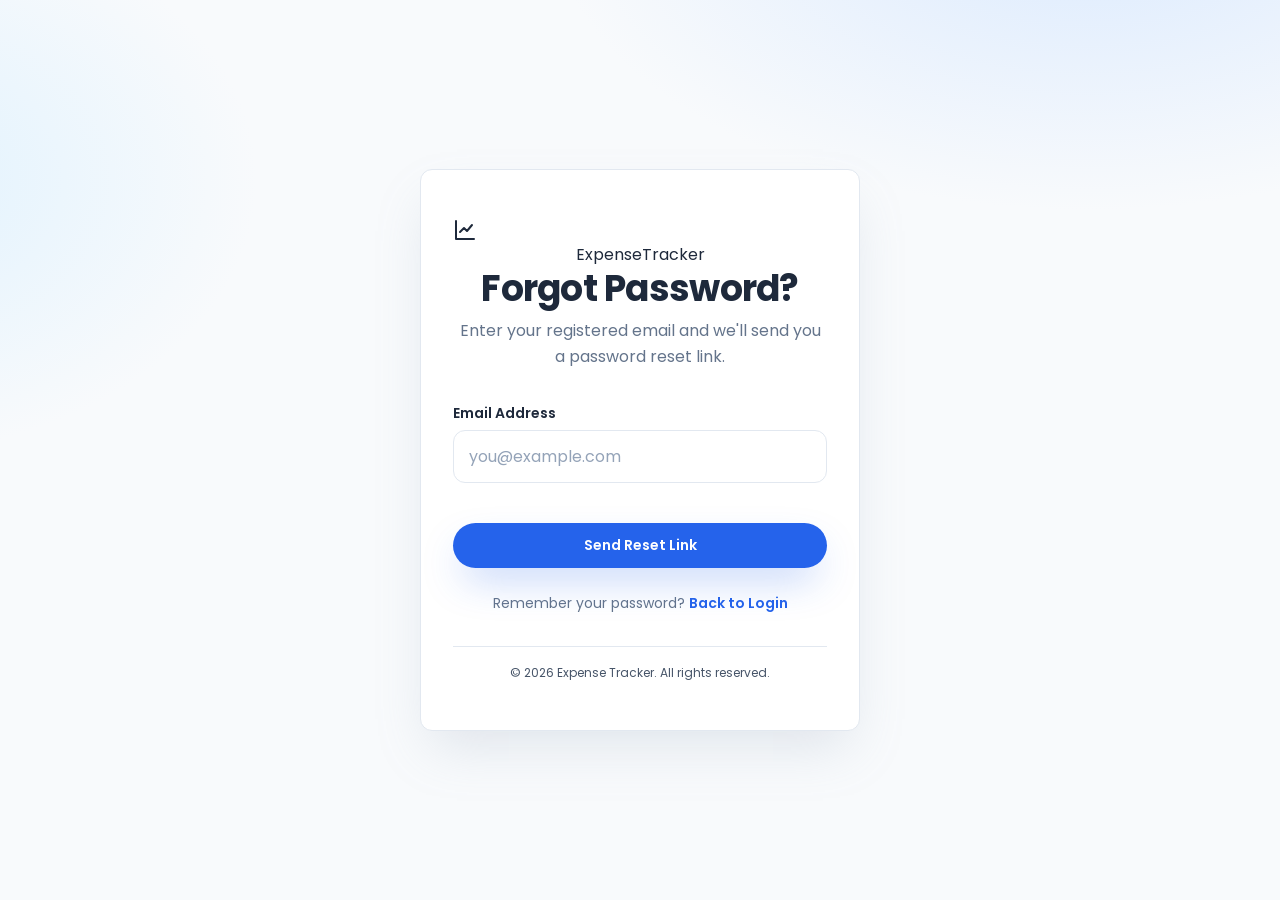
<file: frontend/forgot-password.html>
<!DOCTYPE html>
<html lang="en">
<head>
  <meta charset="UTF-8" />
  <meta name="viewport" content="width=device-width, initial-scale=1.0" />

  <meta
    name="description"
    content="Reset your Expense Tracker password."
  />

  <meta name="theme-color" content="#2563EB" />

  <title>Forgot Password — Expense Tracker</title>

  <link rel="preconnect" href="https://fonts.googleapis.com" />
  <link rel="preconnect" href="https://fonts.gstatic.com" crossorigin />

  <link
    href="https://fonts.googleapis.com/css2?family=Poppins:wght@300;400;500;600;700;800&display=swap"
    rel="stylesheet"
  />

  <link rel="stylesheet" href="../css/variables.css" />
  <link rel="stylesheet" href="../css/global.css" />
  <link rel="stylesheet" href="../css/auth.css" />
  <link rel="stylesheet" href="../css/responsive.css" />
</head>

<body class="auth-page">

  <main class="auth-wrap">

    <section class="auth-card" aria-labelledby="forgotHeading">

      <!-- Logo -->
      <a
        class="brand auth__brand"
        href="index.html"
        aria-label="Expense Tracker home"
      >
        <span class="brand__icon" aria-hidden="true">
          <svg
            viewBox="0 0 24 24"
            width="24"
            height="24"
            fill="none"
            stroke="currentColor"
            stroke-width="2"
            stroke-linecap="round"
            stroke-linejoin="round"
          >
            <path d="M3 3v18h18" />
            <path d="M7 14l4-4 3 3 5-6" />
          </svg>
        </span>

        <span class="brand__text">
          Expense<span class="brand__accent">Tracker</span>
        </span>
      </a>

      <!-- Heading -->
      <header class="auth__head">

        <h1 class="auth__title" id="forgotHeading">
          Forgot Password?
        </h1>

        <p class="auth__subtitle">
          Enter your registered email and we'll send you a password reset link.
        </p>

      </header>

      <!-- Forgot Password Form -->
      <form class="auth__form" id="forgotPasswordForm" novalidate>

        <!-- Email -->
        <div class="field">

          <label
            class="field__label"
            for="forgotEmail"
          >
            Email Address
          </label>

          <input
            class="field__input"
            type="email"
            id="forgotEmail"
            name="email"
            placeholder="you@example.com"
            autocomplete="email"
            required
            aria-describedby="forgotEmailError"
          />

          <p
            class="field__error"
            id="forgotEmailError"
            role="alert"
            aria-live="polite"
          ></p>

        </div>

        <!-- Submit -->
        <button
          class="btn btn--primary btn--block"
          type="submit"
          id="forgotPasswordBtn"
        >
          <span class="btn__label">
            Send Reset Link
          </span>

          <span
            class="spinner"
            aria-hidden="true"
          ></span>
        </button>

      </form>

      <!-- Back to Login -->
      <p class="auth__switch">

        Remember your password?

        <a
          class="auth__link"
          href="login.html"
        >
          Back to Login
        </a>

      </p>

      <!-- Footer -->
      <footer class="auth__footer">

        <p>
          &copy;
          <span id="year">2026</span>
          Expense Tracker. All rights reserved.
        </p>

      </footer>

    </section>

  </main>

  <script src="../js/api.js"></script>
  <script src="../js/validation.js"></script>
  <script src="../js/forgot-password.js"></script>

</body>
</html>
</file>
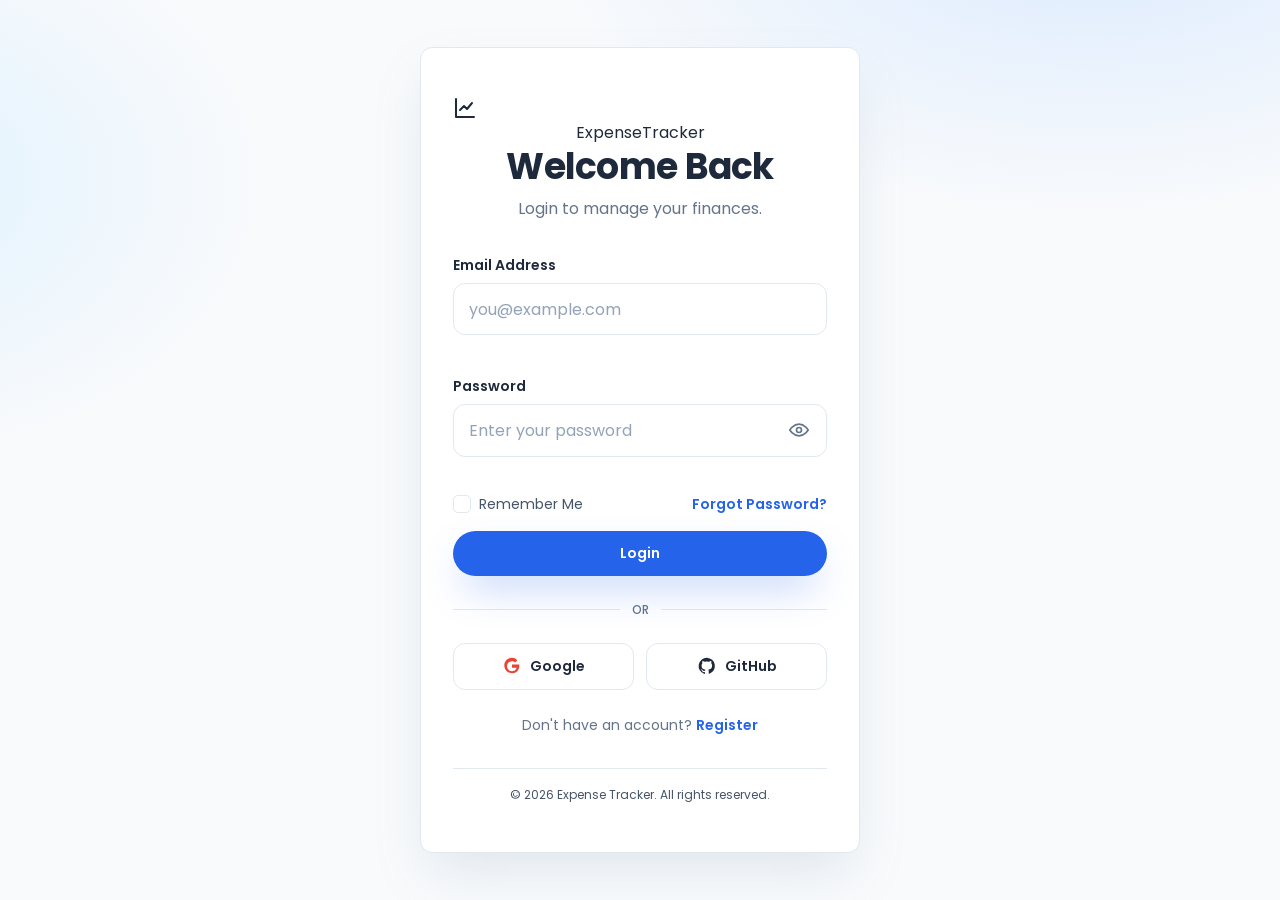
<file: frontend/login.html>
<!DOCTYPE html>
<html lang="en">
<head>
  <meta charset="UTF-8" />
  <meta name="viewport" content="width=device-width, initial-scale=1.0" />
  <meta name="description" content="Login to your Smart Expense Tracker account to manage your finances." />
  <meta name="theme-color" content="#2563EB" />
  <title>Login — Expense Tracker</title>

  <link rel="preconnect" href="https://fonts.googleapis.com" />
  <link rel="preconnect" href="https://fonts.gstatic.com" crossorigin />
  <link href="https://fonts.googleapis.com/css2?family=Poppins:wght@300;400;500;600;700;800&display=swap" rel="stylesheet" />

  <link rel="stylesheet" href="../css/variables.css" />
  <link rel="stylesheet" href="../css/global.css" />
  <link rel="stylesheet" href="../css/auth.css" />
  <link rel="stylesheet" href="../css/responsive.css" />
</head>
<body class="auth-page">
  <a class="skip-link" href="#loginForm">Skip to login form</a>

  <main class="auth-wrap">
    <section class="auth-card" aria-labelledby="loginHeading">
      <!-- ===== Logo ===== -->
      <a class="brand auth__brand" href="index.html" aria-label="Expense Tracker home">
        <span class="brand__icon" aria-hidden="true">
          <svg viewBox="0 0 24 24" width="24" height="24" fill="none" stroke="currentColor" stroke-width="2" stroke-linecap="round" stroke-linejoin="round">
            <path d="M3 3v18h18" /><path d="M7 14l4-4 3 3 5-6" />
          </svg>
        </span>
        <span class="brand__text">Expense<span class="brand__accent">Tracker</span></span>
      </a>

      <!-- ===== Heading ===== -->
      <header class="auth__head">
        <h1 class="auth__title" id="loginHeading">Welcome Back</h1>
        <p class="auth__subtitle">Login to manage your finances.</p>
      </header>

      <!-- ===== Login form ===== -->
      <form class="auth__form" id="loginForm" novalidate>
        <!-- Email -->
        <div class="field">
          <label class="field__label" for="email">Email Address</label>
          <input
            class="field__input"
            type="email"
            id="email"
            name="email"
            placeholder="you@example.com"
            autocomplete="email"
            required
            aria-describedby="emailError"
          />
          <p class="field__error" id="emailError" role="alert" aria-live="polite"></p>
        </div>

        <!-- Password -->
        <div class="field">
          <label class="field__label" for="password">Password</label>
          <div class="input-wrap">
            <input
              class="field__input"
              type="password"
              id="password"
              name="password"
              placeholder="Enter your password"
              autocomplete="current-password"
              required
              aria-describedby="passwordError"
            />
            <button class="password-toggle" type="button" id="passwordToggle" aria-label="Show password" aria-pressed="false">
              <svg class="icon-eye" viewBox="0 0 24 24" width="20" height="20" fill="none" stroke="currentColor" stroke-width="2" stroke-linecap="round" stroke-linejoin="round" aria-hidden="true">
                <path d="M1 12s4-7 11-7 11 7 11 7-4 7-11 7S1 12 1 12z" /><circle cx="12" cy="12" r="3" />
              </svg>
              <svg class="icon-eye-off" viewBox="0 0 24 24" width="20" height="20" fill="none" stroke="currentColor" stroke-width="2" stroke-linecap="round" stroke-linejoin="round" aria-hidden="true">
                <path d="M17.94 17.94A10.07 10.07 0 0 1 12 19c-7 0-11-7-11-7a18.45 18.45 0 0 1 5.06-5.94M9.9 4.24A9.12 9.12 0 0 1 12 4c7 0 11 7 11 7a18.5 18.5 0 0 1-2.16 3.19m-6.72-1.07a3 3 0 1 1-4.24-4.24" /><path d="M1 1l22 22" />
              </svg>
            </button>
          </div>
          <p class="field__error" id="passwordError" role="alert" aria-live="polite"></p>
        </div>

        <!-- Remember + Forgot -->
        <div class="auth__row">
          <label class="checkbox">
            <input type="checkbox" id="remember" name="remember" />
            <span class="checkbox__box" aria-hidden="true"></span>
            <span>Remember Me</span>
          </label>
          <a class="auth__link" href="forgot-password.html">Forgot Password?</a>
        </div>
      <!-- Two-Factor Authentication -->
<div class="field" id="twoFactorField" style="display: none;">
  <label class="field__label" for="twoFactorCode">
    Two-Factor Authentication Code
  </label>

  <input
    class="field__input"
    type="text"
    id="twoFactorCode"
    name="two_factor_code"
    placeholder="Enter 6-digit code"
    maxlength="6"
    inputmode="numeric"
    autocomplete="one-time-code"
  />

  <p
    class="field__error"
    id="twoFactorError"
    role="alert"
    aria-live="polite">
  </p>
</div>

        <!-- Submit -->
        <button class="btn btn--primary btn--block" type="submit" id="loginBtn">
          <span class="btn__label">Login</span>
          <span class="spinner" aria-hidden="true"></span>
        </button>
      </form>

      <!-- ===== Divider ===== -->
      <div class="divider"><span>OR</span></div>

      <!-- ===== Social (UI only) ===== -->
      <div class="social">
        <button class="social-btn" type="button" aria-label="Continue with Google">
          <svg viewBox="0 0 24 24" width="20" height="20" aria-hidden="true">
            <path fill="#EA4335" d="M12 10.2v3.9h5.5c-.24 1.4-1.7 4.1-5.5 4.1-3.3 0-6-2.7-6-6s2.7-6 6-6c1.9 0 3.1.8 3.8 1.5l2.6-2.5C16.7 3.2 14.6 2.2 12 2.2 6.9 2.2 2.8 6.3 2.8 11.4S6.9 20.6 12 20.6c5.3 0 8.8-3.7 8.8-9 0-.6-.06-1-.14-1.4H12z"/>
          </svg>
          <span>Google</span>
        </button>
        <button class="social-btn" type="button" aria-label="Continue with GitHub">
          <svg viewBox="0 0 24 24" width="20" height="20" fill="#1E293B" aria-hidden="true">
            <path d="M12 2a10 10 0 0 0-3.2 19.5c.5.1.7-.2.7-.5v-1.7c-2.8.6-3.4-1.3-3.4-1.3-.5-1.2-1.1-1.5-1.1-1.5-.9-.6.1-.6.1-.6 1 .1 1.5 1 1.5 1 .9 1.5 2.3 1.1 2.9.8.1-.6.3-1.1.6-1.3-2.2-.3-4.6-1.1-4.6-5 0-1.1.4-2 1-2.7-.1-.3-.4-1.3.1-2.7 0 0 .8-.3 2.7 1a9.3 9.3 0 0 1 5 0c1.9-1.3 2.7-1 2.7-1 .5 1.4.2 2.4.1 2.7.6.7 1 1.6 1 2.7 0 3.9-2.4 4.7-4.6 5 .3.3.6.9.6 1.8v2.7c0 .3.2.6.7.5A10 10 0 0 0 12 2z"/>
          </svg>
          <span>GitHub</span>
        </button>
      </div>

      <!-- ===== Register link ===== -->
      <p class="auth__switch">
        Don't have an account? <a class="auth__link" href="register.html">Register</a>
      </p>

      <!-- ===== Footer ===== -->
      <footer class="auth__footer">
        <p>&copy; <span id="year">2026</span> Expense Tracker. All rights reserved.</p>
      </footer>
    </section>
  </main>

  <script src="../js/api.js"></script>
  <script src="../js/validation.js"></script>
  <script src="../js/auth.js"></script>
</body>
</html>
</file>
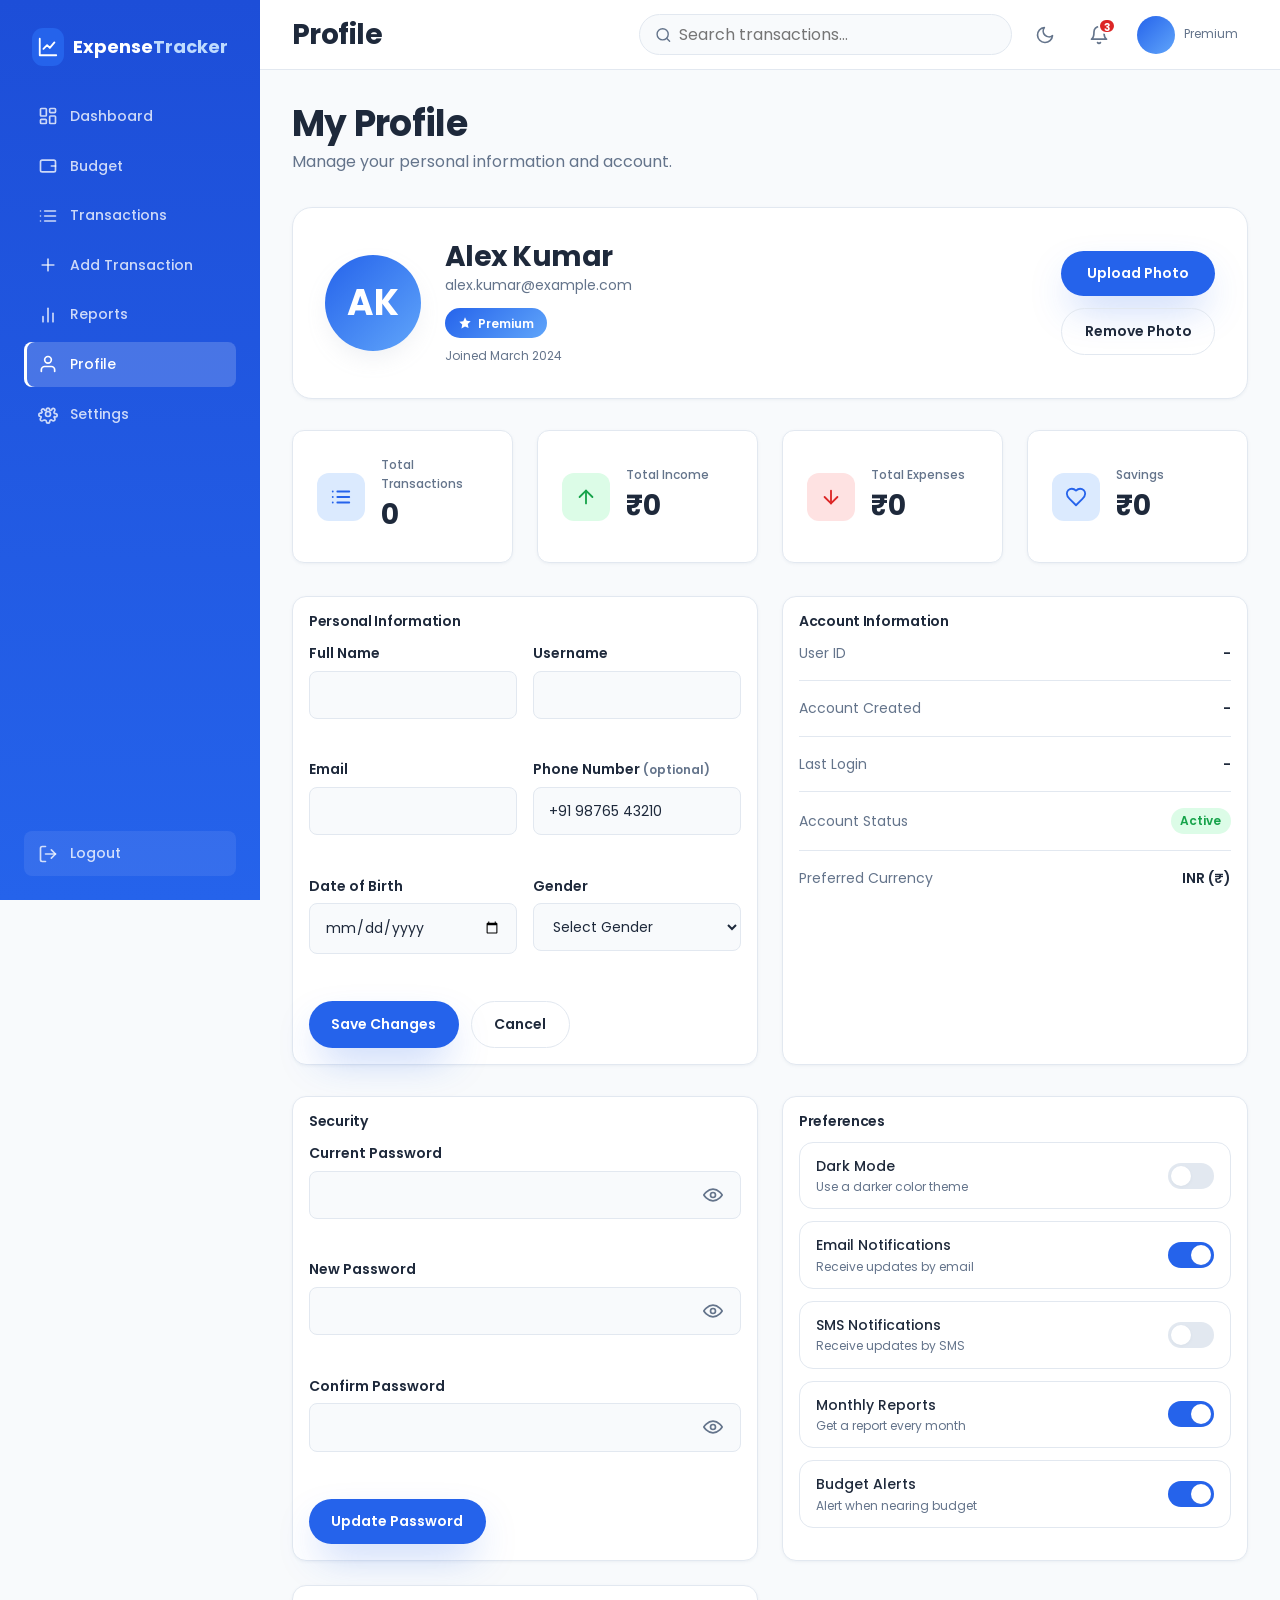
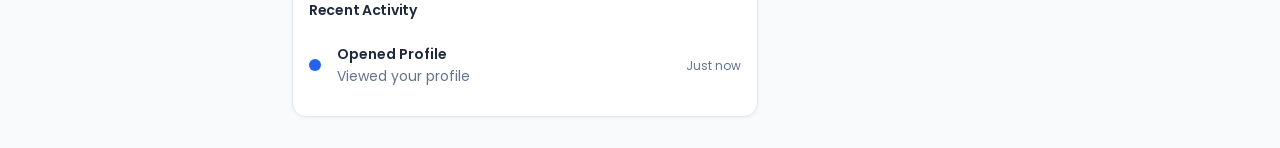
<file: frontend/profile.html>
<!DOCTYPE html>
<html lang="en">
<head>
  <meta charset="UTF-8" />
  <meta name="viewport" content="width=device-width, initial-scale=1.0" />
  <meta name="description" content="Manage your Smart Expense Tracker profile — personal information, security, account details and preferences." />
  <meta name="theme-color" content="#2563EB" />
  <title>Profile — Expense Tracker</title>

  <link rel="preconnect" href="https://fonts.googleapis.com" />
  <link rel="preconnect" href="https://fonts.gstatic.com" crossorigin />
  <link href="https://fonts.googleapis.com/css2?family=Poppins:wght@300;400;500;600;700;800&display=swap" rel="stylesheet" />

  <link rel="stylesheet" href="../css/variables.css" />
  <link rel="stylesheet" href="../css/global.css" />
  <link rel="stylesheet" href="../css/components.css" />
  <link rel="stylesheet" href="../css/dashboard.css" />
  <link rel="stylesheet" href="../css/profile.css" />
  <link rel="stylesheet" href="../css/responsive.css" />
</head>
<body class="dashboard-page">
  <a class="skip-link" href="#mainContent">Skip to content</a>

  <div class="layout">
    <!-- ============ SIDEBAR ============ -->
    <aside class="sidebar" id="sidebar" aria-label="Dashboard navigation">
      <div class="sidebar__brand">
        <span class="brand__icon" aria-hidden="true">
          <svg viewBox="0 0 24 24" width="22" height="22" fill="none" stroke="currentColor" stroke-width="2" stroke-linecap="round" stroke-linejoin="round"><path d="M3 3v18h18"/><path d="M7 14l4-4 3 3 5-6"/></svg>
        </span>
        <span class="brand__text">Expense<span class="brand__accent">Tracker</span></span>
      </div>

      <nav class="sidebar__nav" aria-label="Main menu">
        <a class="nav-item" href="dashboard.html">
          <span class="nav-item__icon" aria-hidden="true">
            <svg viewBox="0 0 24 24" width="20" height="20" fill="none" stroke="currentColor" stroke-width="2" stroke-linecap="round" stroke-linejoin="round"><rect x="3" y="3" width="7" height="9" rx="1"/><rect x="14" y="3" width="7" height="5" rx="1"/><rect x="14" y="12" width="7" height="9" rx="1"/><rect x="3" y="16" width="7" height="5" rx="1"/></svg>
          </span>
          <span class="nav-item__label">Dashboard</span>
          </a>
          <a class="nav-item" href="budget.html">
    <span class="nav-item__icon" aria-hidden="true">
        <svg viewBox="0 0 24 24"
             width="20"
             height="20"
             fill="none"
             stroke="currentColor"
             stroke-width="2"
             stroke-linecap="round"
             stroke-linejoin="round">
            <path d="M21 15V7a2 2 0 0 0-2-2H5a2 2 0 0 0-2 2v10a2 2 0 0 0 2 2h14a2 2 0 0 0 2-2z"/>
            <path d="M16 12h5"/>
        </svg>
    </span>
    <span class="nav-item__label">Budget</span>
</a>
        <a class="nav-item" href="transactions.html">
          <span class="nav-item__icon" aria-hidden="true">
            <svg viewBox="0 0 24 24" width="20" height="20" fill="none" stroke="currentColor" stroke-width="2" stroke-linecap="round" stroke-linejoin="round"><line x1="8" y1="6" x2="21" y2="6"/><line x1="8" y1="12" x2="21" y2="12"/><line x1="8" y1="18" x2="21" y2="18"/><line x1="3" y1="6" x2="3.01" y2="6"/><line x1="3" y1="12" x2="3.01" y2="12"/><line x1="3" y1="18" x2="3.01" y2="18"/></svg>
          </span>
          <span class="nav-item__label">Transactions</span>
        </a>
        <a class="nav-item" href="add_transaction.html">
          <span class="nav-item__icon" aria-hidden="true">
            <svg viewBox="0 0 24 24" width="20" height="20" fill="none" stroke="currentColor" stroke-width="2" stroke-linecap="round" stroke-linejoin="round"><line x1="12" y1="5" x2="12" y2="19"/><line x1="5" y1="12" x2="19" y2="12"/></svg>
          </span>
          <span class="nav-item__label">Add Transaction</span>
        </a>
        <a class="nav-item" href="reports.html">
          <span class="nav-item__icon" aria-hidden="true">
            <svg viewBox="0 0 24 24" width="20" height="20" fill="none" stroke="currentColor" stroke-width="2" stroke-linecap="round" stroke-linejoin="round"><line x1="18" y1="20" x2="18" y2="10"/><line x1="12" y1="20" x2="12" y2="4"/><line x1="6" y1="20" x2="6" y2="14"/></svg>
          </span>
          <span class="nav-item__label">Reports</span>
        </a>
        <a class="nav-item is-active" href="profile.html" aria-current="page">
          <span class="nav-item__icon" aria-hidden="true">
            <svg viewBox="0 0 24 24" width="20" height="20" fill="none" stroke="currentColor" stroke-width="2" stroke-linecap="round" stroke-linejoin="round"><path d="M20 21v-2a4 4 0 0 0-4-4H8a4 4 0 0 0-4 4v2"/><circle cx="12" cy="7" r="4"/></svg>
          </span>
          <span class="nav-item__label">Profile</span>
        </a>
        <a class="nav-item" href="settings.html">
          <span class="nav-item__icon" aria-hidden="true">
            <svg viewBox="0 0 24 24" width="20" height="20" fill="none" stroke="currentColor" stroke-width="2" stroke-linecap="round" stroke-linejoin="round"><circle cx="12" cy="12" r="3"/><path d="M19.4 15a1.65 1.65 0 0 0 .33 1.82l.06.06a2 2 0 1 1-2.83 2.83l-.06-.06a1.65 1.65 0 0 0-2.82 1.17V21a2 2 0 0 1-4 0v-.09A1.65 1.65 0 0 0 8 19.4a1.65 1.65 0 0 0-1.82.33l-.06.06a2 2 0 1 1-2.83-2.83l.06-.06A1.65 1.65 0 0 0 3.6 15H3a2 2 0 0 1 0-4h.09A1.65 1.65 0 0 0 5 9.4l-.33-.06a2 2 0 1 1 2.83-2.83l.06.06A1.65 1.65 0 0 0 10 7.6V7a2 2 0 0 1 4 0v.09a1.65 1.65 0 0 0 2.82-1.17l.06-.06a2 2 0 1 1 2.83 2.83l-.06.06A1.65 1.65 0 0 0 21 11.6H21a2 2 0 0 1 0 4h-.09z"/></svg>
          </span>
          <span class="nav-item__label">Settings</span>
        </a>
      </nav>

      <a class="nav-item sidebar__logout" href="login.html">
        <span class="nav-item__icon" aria-hidden="true">
          <svg viewBox="0 0 24 24" width="20" height="20" fill="none" stroke="currentColor" stroke-width="2" stroke-linecap="round" stroke-linejoin="round"><path d="M9 21H5a2 2 0 0 1-2-2V5a2 2 0 0 1 2-2h4"/><polyline points="16 17 21 12 16 7"/><line x1="21" y1="12" x2="9" y2="12"/></svg>
        </span>
        <span class="nav-item__label">Logout</span>
      </a>
    </aside>

    <!-- Mobile overlay for sidebar -->
    <div class="sidebar-overlay" id="sidebarOverlay" hidden></div>

    <!-- ============ MAIN ============ -->
    <div class="main">
      <!-- Top navigation -->
      <header class="topbar">
        <div class="topbar__left">
          <button class="icon-btn sidebar-toggle" id="sidebarToggle" aria-label="Toggle sidebar" aria-expanded="false" aria-controls="sidebar">
            <svg viewBox="0 0 24 24" width="22" height="22" fill="none" stroke="currentColor" stroke-width="2" stroke-linecap="round" stroke-linejoin="round"><line x1="3" y1="6" x2="21" y2="6"/><line x1="3" y1="12" x2="21" y2="12"/><line x1="3" y1="18" x2="21" y2="18"/></svg>
          </button>
          <h1 class="topbar__title">Profile</h1>
        </div>

        <div class="topbar__right">
          <div class="search" role="search">
            <span class="search__icon" aria-hidden="true">
              <svg viewBox="0 0 24 24" width="18" height="18" fill="none" stroke="currentColor" stroke-width="2" stroke-linecap="round" stroke-linejoin="round"><circle cx="11" cy="11" r="8"/><line x1="21" y1="21" x2="16.65" y2="16.65"/></svg>
            </span>
            <input class="search__input" type="search" placeholder="Search transactions…" aria-label="Search transactions" />
          </div>

          <button class="icon-btn" id="themeToggle" aria-label="Toggle dark mode" aria-pressed="false">
            <svg class="icon-sun" viewBox="0 0 24 24" width="20" height="20" fill="none" stroke="currentColor" stroke-width="2" stroke-linecap="round" stroke-linejoin="round"><circle cx="12" cy="12" r="5"/><line x1="12" y1="1" x2="12" y2="3"/><line x1="12" y1="21" x2="12" y2="23"/><line x1="4.22" y1="4.22" x2="5.64" y2="5.64"/><line x1="18.36" y1="18.36" x2="19.78" y2="19.78"/><line x1="1" y1="12" x2="3" y2="12"/><line x1="21" y1="12" x2="23" y2="12"/><line x1="4.22" y1="19.78" x2="5.64" y2="18.36"/><line x1="18.36" y1="5.64" x2="19.78" y2="4.22"/></svg>
            <svg class="icon-moon" viewBox="0 0 24 24" width="20" height="20" fill="none" stroke="currentColor" stroke-width="2" stroke-linecap="round" stroke-linejoin="round"><path d="M21 12.79A9 9 0 1 1 11.21 3 7 7 0 0 0 21 12.79z"/></svg>
          </button>

          <button class="icon-btn icon-btn--bell" aria-label="Notifications, 3 unread">
            <svg viewBox="0 0 24 24" width="20" height="20" fill="none" stroke="currentColor" stroke-width="2" stroke-linecap="round" stroke-linejoin="round"><path d="M18 8A6 6 0 0 0 6 8c0 7-3 9-3 9h18s-3-2-3-9"/><path d="M13.73 21a2 2 0 0 1-3.46 0"/></svg>
            <span class="badge-dot" aria-hidden="true">3</span>
          </button>

          <button class="profile" aria-label="User menu">
  <span class="profile__avatar" aria-hidden="true"></span>

  <span class="profile__meta">
    <span class="profile__name"></span>
    <span class="profile__role">Premium</span>
  </span>
</button>
        </div>
      </header>

      <!-- Scrollable content -->
      <main class="content" id="mainContent">
        <!-- ===== Header ===== -->
        <section class="page-head reveal" aria-labelledby="pageTitle">
          <div>
            <h2 class="page-head__title" id="pageTitle">My Profile</h2>
            <p class="page-head__subtitle">Manage your personal information and account.</p>
          </div>
        </section>

        <!-- ===== Profile card ===== -->
        <section class="profile-card reveal" aria-label="Profile summary">
          <div class="profile-card__avatar">
            <span class="avatar-xl" id="profileAvatar" data-initials="AK" aria-label="Profile photo of Alex Kumar">AK</span>
          </div>
          <div class="profile-card__body">
            <h3 class="profile-card__name">Alex Kumar</h3>
            <p class="profile-card__email">alex.kumar@example.com</p>
            <span class="membership-badge">
              <svg viewBox="0 0 24 24" width="14" height="14" fill="currentColor" aria-hidden="true"><path d="M12 2l2.9 6.3 6.9.8-5.1 4.7 1.4 6.8L12 17.8 5.9 21.4l1.4-6.8L2.2 9.9l6.9-.8z"/></svg>
              Premium
            </span>
            <p class="profile-card__meta">Joined March 2024</p>
          </div>
          <div class="profile-card__actions">
            <button class="btn btn--primary" type="button" id="uploadPhoto">Upload Photo</button>
            <button class="btn btn--ghost" type="button" id="removePhoto">Remove Photo</button>
            <input type="file" id="photoFile" accept="image/*" class="sr-only" aria-hidden="true" tabindex="-1" />
          </div>
        </section>

        <!-- ===== Statistics ===== -->
        <section class="summary" aria-label="Account statistics">
          <article class="summary-card reveal">
            <span class="summary-card__icon summary-card__icon--primary" aria-hidden="true">
              <svg viewBox="0 0 24 24" width="22" height="22" fill="none" stroke="currentColor" stroke-width="2" stroke-linecap="round" stroke-linejoin="round"><line x1="8" y1="6" x2="21" y2="6"/><line x1="8" y1="12" x2="21" y2="12"/><line x1="8" y1="18" x2="21" y2="18"/><line x1="3" y1="6" x2="3.01" y2="6"/><line x1="3" y1="12" x2="3.01" y2="12"/><line x1="3" y1="18" x2="3.01" y2="18"/></svg>
            </span>
            <div class="summary-card__body">
              <span class="summary-card__label">Total Transactions</span>
              <span class="summary-card__value" id="profileTotalTransactions">0</span>
            </div>
          </article>

          <article class="summary-card reveal">
            <span class="summary-card__icon summary-card__icon--success" aria-hidden="true">
              <svg viewBox="0 0 24 24" width="22" height="22" fill="none" stroke="currentColor" stroke-width="2" stroke-linecap="round" stroke-linejoin="round"><line x1="12" y1="19" x2="12" y2="5"/><polyline points="5 12 12 5 19 12"/></svg>
            </span>
            <div class="summary-card__body">
              <span class="summary-card__label">Total Income</span>
              <span class="summary-card__value" id="profileTotalIncome">₹0</span>
            </div>
          </article>

          <article class="summary-card reveal">
            <span class="summary-card__icon summary-card__icon--danger" aria-hidden="true">
              <svg viewBox="0 0 24 24" width="22" height="22" fill="none" stroke="currentColor" stroke-width="2" stroke-linecap="round" stroke-linejoin="round"><line x1="12" y1="5" x2="12" y2="19"/><polyline points="19 12 12 19 5 12"/></svg>
            </span>
            <div class="summary-card__body">
              <span class="summary-card__label">Total Expenses</span>
              <span class="summary-card__value" id="profileTotalExpenses">₹0</span>
            </div>
          </article>

          <article class="summary-card reveal">
            <span class="summary-card__icon summary-card__icon--primary" aria-hidden="true">
              <svg viewBox="0 0 24 24" width="22" height="22" fill="none" stroke="currentColor" stroke-width="2" stroke-linecap="round" stroke-linejoin="round"><path d="M19 14c1.49-1.46 3-3.21 3-5.5A5.5 5.5 0 0 0 16.5 3c-1.76 0-3 .5-4.5 2-1.5-1.5-2.74-2-4.5-2A5.5 5.5 0 0 0 2 8.5c0 2.29 1.51 4.04 3 5.5l7 7Z"/></svg>
            </span>
            <div class="summary-card__body">
              <span class="summary-card__label">Savings</span>
              <span class="summary-card__value" id="profileTotalSavings">₹0</span>
            </div>
          </article>
        </section>

        <!-- ===== Personal info + Account info ===== -->
        <section class="panel-row" aria-label="Personal and account information">
          <article class="dash__panel reveal">
            <h2 class="dash__panel-title">Personal Information</h2>
            <form id="personalForm" novalidate>
              <div class="form-grid">
                <div class="field">
                  <label class="field__label" for="fullName">Full Name</label>
                  <input class="field__input" type="text" id="fullName" name="fullName" value="" required />
                  <p class="field__error" role="alert" aria-live="polite"></p>
                </div>
                <div class="field">
                  <label class="field__label" for="username">Username</label>
                  <input class="field__input" type="text" id="username" name="username" value="" required />
                  <p class="field__error" role="alert" aria-live="polite"></p>
                </div>
                <div class="field">
                  <label class="field__label" for="email">Email</label>
                  <input class="field__input" type="email" id="email" name="email" value="" required />
                  <p class="field__error" role="alert" aria-live="polite"></p>
                </div>
                <div class="field">
                  <label class="field__label" for="phone">Phone Number <span class="field__hint">(optional)</span></label>
                  <input class="field__input" type="tel" id="phone" name="phone" value="+91 98765 43210" />
                  <p class="field__error" role="alert" aria-live="polite"></p>
                </div>
                <div class="field">
                  <label class="field__label" for="dob">Date of Birth</label>
                  <input class="field__input" type="date" id="dob" name="dob" value="" />
                  <p class="field__error" role="alert" aria-live="polite"></p>
                </div>
                <div class="field">
                  <label class="field__label" for="gender">Gender</label>
                 <select class="field__input" id="gender" name="gender">
                    <option value="">Select Gender</option>
                    <option value="Male">Male</option>
                    <option value="Female">Female</option>
                    <option value="Other">Other</option>
                    <option value="Prefer not to say">Prefer not to say</option>
                </select>
                  <p class="field__error" role="alert" aria-live="polite"></p>
                </div>
              </div>
              <div class="form-actions">
                <button class="btn btn--primary" type="submit" id="saveProfile">Save Changes</button>
                <button class="btn btn--ghost" type="button" id="cancelProfile">Cancel</button>
              </div>
            </form>
          </article>

          <article class="dash__panel reveal">
            <h2 class="dash__panel-title">Account Information</h2>
            <div class="info-list">
              <div class="info-row">
                <span class="info-row__label">User ID</span>
                <span class="info-row__value" id="accountUserId">-</span>
              </div>
              <div class="info-row">
                <span class="info-row__label">Account Created</span>
                <span class="info-row__value" id="accountCreated">-</span>
              </div>
              <div class="info-row">
                <span class="info-row__label">Last Login</span>
                <span class="info-row__value" id="lastLogin">-</span>
              </div>
              <div class="info-row">
                <span class="info-row__label">Account Status</span>
                <span class="info-row__value"><span class="status status--done">Active</span></span>
              </div>
              <div class="info-row">
                <span class="info-row__label">Preferred Currency</span>
                <span class="info-row__value">INR (₹)</span>
              </div>
            </div>
          </article>
        </section>

        <!-- ===== Security + Preferences ===== -->
        <section class="panel-row" aria-label="Security and preferences">
          <article class="dash__panel reveal">
            <h2 class="dash__panel-title">Security</h2>
            <form id="securityForm" novalidate>
              <div class="form-grid">
                <div class="field field--full">
                  <label class="field__label" for="currentPassword">Current Password</label>
                  <div class="input-wrap">
                    <input class="field__input" type="password" id="currentPassword" name="currentPassword" autocomplete="current-password" />
                    <button class="password-toggle" type="button" aria-controls="currentPassword" aria-pressed="false" aria-label="Show current password">
                      <svg class="icon-eye" viewBox="0 0 24 24" width="20" height="20" fill="none" stroke="currentColor" stroke-width="2" stroke-linecap="round" stroke-linejoin="round" aria-hidden="true"><path d="M1 12s4-7 11-7 11 7 11 7-4 7-11 7S1 12 1 12z"/><circle cx="12" cy="12" r="3"/></svg>
                      <svg class="icon-eye-off" viewBox="0 0 24 24" width="20" height="20" fill="none" stroke="currentColor" stroke-width="2" stroke-linecap="round" stroke-linejoin="round" aria-hidden="true"><path d="M17.94 17.94A10.07 10.07 0 0 1 12 19c-7 0-11-7-11-7a18.45 18.45 0 0 1 5.06-5.94M9.9 4.24A9.12 9.12 0 0 1 12 4c7 0 11 7 11 7a18.5 18.5 0 0 1-2.16 3.19m-6.72-1.07a3 3 0 1 1-4.24-4.24"/><path d="M1 1l22 22"/></svg>
                    </button>
                  </div>
                  <p class="field__error" role="alert" aria-live="polite"></p>
                </div>
                <div class="field field--full">
                  <label class="field__label" for="newPassword">New Password</label>
                  <div class="input-wrap">
                    <input class="field__input" type="password" id="newPassword" name="newPassword" autocomplete="new-password" />
                    <button class="password-toggle" type="button" aria-controls="newPassword" aria-pressed="false" aria-label="Show new password">
                      <svg class="icon-eye" viewBox="0 0 24 24" width="20" height="20" fill="none" stroke="currentColor" stroke-width="2" stroke-linecap="round" stroke-linejoin="round" aria-hidden="true"><path d="M1 12s4-7 11-7 11 7 11 7-4 7-11 7S1 12 1 12z"/><circle cx="12" cy="12" r="3"/></svg>
                      <svg class="icon-eye-off" viewBox="0 0 24 24" width="20" height="20" fill="none" stroke="currentColor" stroke-width="2" stroke-linecap="round" stroke-linejoin="round" aria-hidden="true"><path d="M17.94 17.94A10.07 10.07 0 0 1 12 19c-7 0-11-7-11-7a18.45 18.45 0 0 1 5.06-5.94M9.9 4.24A9.12 9.12 0 0 1 12 4c7 0 11 7 11 7a18.5 18.5 0 0 1-2.16 3.19m-6.72-1.07a3 3 0 1 1-4.24-4.24"/><path d="M1 1l22 22"/></svg>
                    </button>
                  </div>
                  <p class="field__error" role="alert" aria-live="polite"></p>
                </div>
                <div class="field field--full">
                  <label class="field__label" for="confirmPassword">Confirm Password</label>
                  <div class="input-wrap">
                    <input class="field__input" type="password" id="confirmPassword" name="confirmPassword" autocomplete="new-password" />
                    <button class="password-toggle" type="button" aria-controls="confirmPassword" aria-pressed="false" aria-label="Show confirm password">
                      <svg class="icon-eye" viewBox="0 0 24 24" width="20" height="20" fill="none" stroke="currentColor" stroke-width="2" stroke-linecap="round" stroke-linejoin="round" aria-hidden="true"><path d="M1 12s4-7 11-7 11 7 11 7-4 7-11 7S1 12 1 12z"/><circle cx="12" cy="12" r="3"/></svg>
                      <svg class="icon-eye-off" viewBox="0 0 24 24" width="20" height="20" fill="none" stroke="currentColor" stroke-width="2" stroke-linecap="round" stroke-linejoin="round" aria-hidden="true"><path d="M17.94 17.94A10.07 10.07 0 0 1 12 19c-7 0-11-7-11-7a18.45 18.45 0 0 1 5.06-5.94M9.9 4.24A9.12 9.12 0 0 1 12 4c7 0 11 7 11 7a18.5 18.5 0 0 1-2.16 3.19m-6.72-1.07a3 3 0 1 1-4.24-4.24"/><path d="M1 1l22 22"/></svg>
                    </button>
                  </div>
                  <p class="field__error" role="alert" aria-live="polite"></p>
                </div>
              </div>
              <div class="form-actions">
                <button class="btn btn--primary" type="submit" id="updatePassword">Update Password</button>
              </div>
            </form>
          </article>

          <article class="dash__panel reveal">
    <h2 class="dash__panel-title">Preferences</h2>

    <div class="prefs">

        <!-- Dark Mode -->
        <div class="pref-item">
            <div>
                <p class="pref-item__label">Dark Mode</p>
                <p class="pref-item__hint">Use a darker color theme</p>
            </div>

            <label class="switch">
                <input type="checkbox" id="prefDark">
                <span class="switch__track" aria-hidden="true"></span>
            </label>
        </div>


        <!-- Email Notifications -->
        <div class="pref-item">
            <div>
                <p class="pref-item__label">Email Notifications</p>
                <p class="pref-item__hint">Receive updates by email</p>
            </div>

            <label class="switch">
                <input type="checkbox" id="prefEmail">
                <span class="switch__track" aria-hidden="true"></span>
            </label>
        </div>


        <!-- SMS Notifications -->
        <div class="pref-item">
            <div>
                <p class="pref-item__label">SMS Notifications</p>
                <p class="pref-item__hint">Receive updates by SMS</p>
            </div>

            <label class="switch">
                <input type="checkbox" id="prefSms">
                <span class="switch__track" aria-hidden="true"></span>
            </label>
        </div>


        <!-- Monthly Reports -->
        <div class="pref-item">
            <div>
                <p class="pref-item__label">Monthly Reports</p>
                <p class="pref-item__hint">Get a report every month</p>
            </div>

            <label class="switch">
                <input type="checkbox" id="prefReports">
                <span class="switch__track" aria-hidden="true"></span>
            </label>
        </div>


        <!-- Budget Alerts -->
        <div class="pref-item">
            <div>
                <p class="pref-item__label">Budget Alerts</p>
                <p class="pref-item__hint">Alert when nearing budget</p>
            </div>

            <label class="switch">
                <input type="checkbox" id="prefAlerts">
                <span class="switch__track" aria-hidden="true"></span>
            </label>
        </div>

    </div>
</article>

          <!-- ===== Recent activity ===== -->
<section class="dash__panel reveal" aria-label="Recent activity">

    <h2 class="dash__panel-title">
        Recent Activity
    </h2>

    <ol class="timeline" id="recentActivity">

        <!-- Activity items will be loaded dynamically -->

        <li class="timeline__item">
            <span class="timeline__dot timeline__dot--primary"
                  aria-hidden="true">
            </span>

            <div class="timeline__body">
                <p class="timeline__title">
                    Loading activity...
                </p>

                <p class="timeline__text">
                    Please wait.
                </p>
            </div>

            <span class="timeline__time">
                -
            </span>
        </li>

    </ol>

</section>
            

  <script src="../js/main.js"></script>
  <script src="../js/profile.js"></script>
  <script src="../js/validation.js"></script>
  <script src="../js/profile-preferences.js"></script>
</body>
</html>
</file>
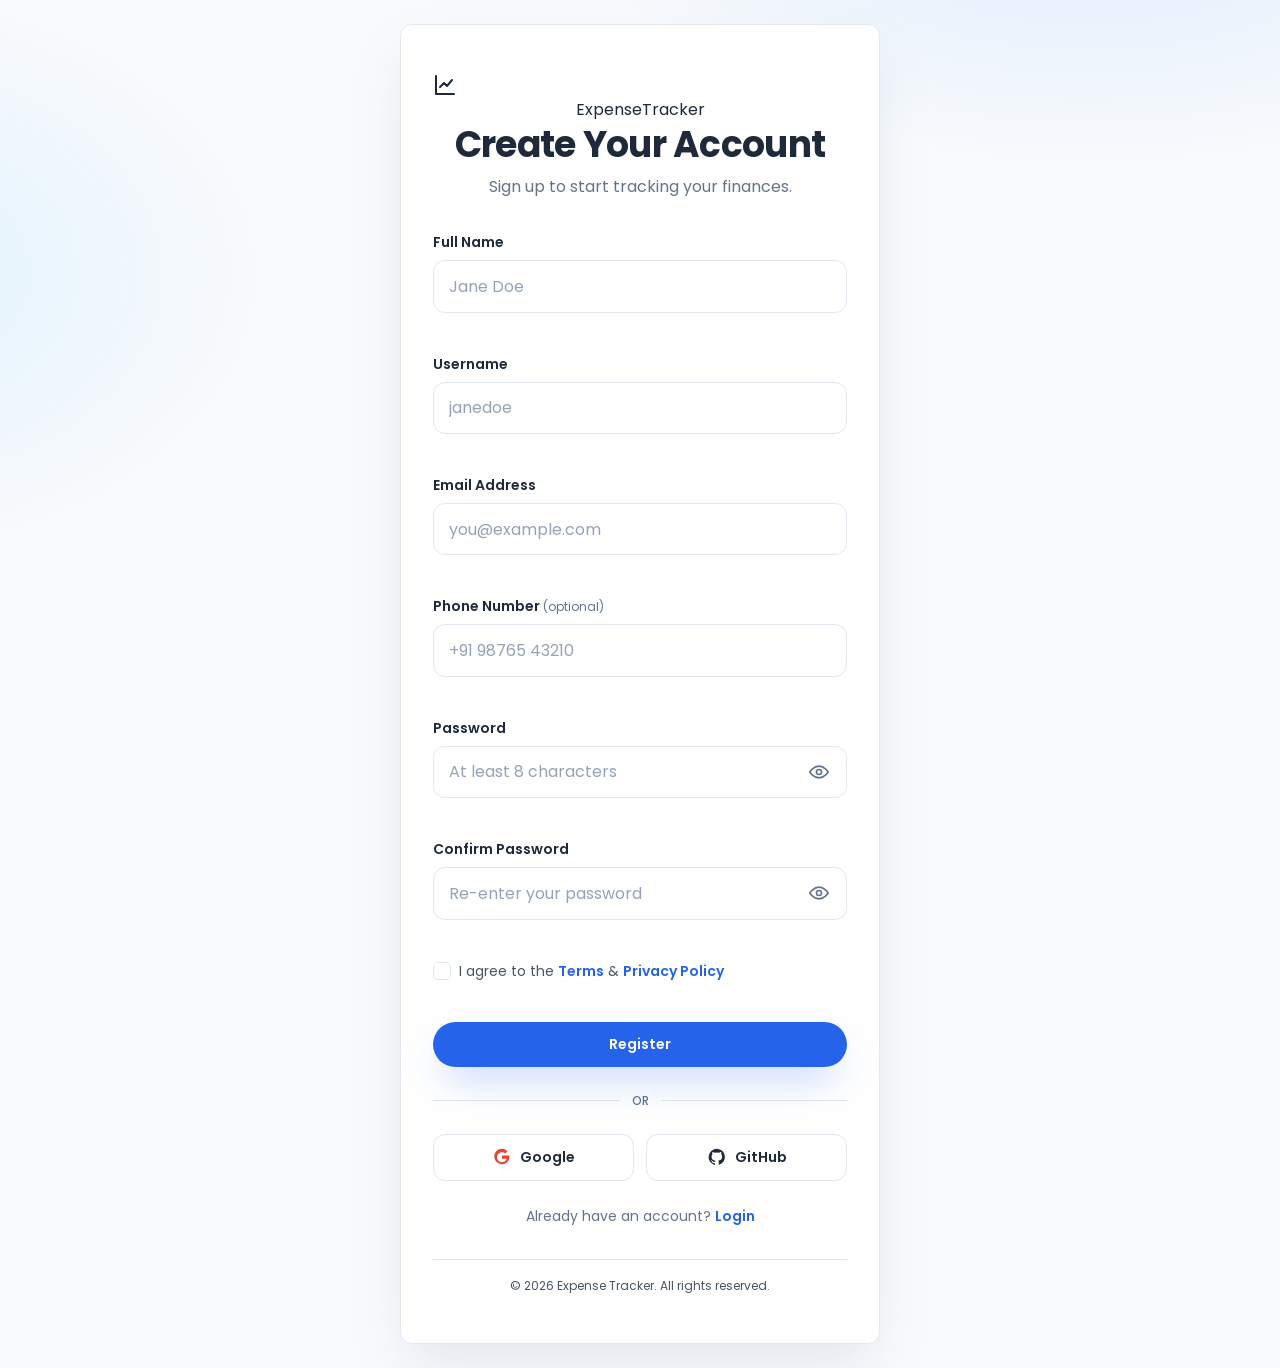
<file: frontend/register.html>
<!DOCTYPE html>
<html lang="en">
<head>
  <meta charset="UTF-8" />
  <meta name="viewport" content="width=device-width, initial-scale=1.0" />
  <meta name="description" content="Create your Smart Expense Tracker account and start tracking your finances." />
  <meta name="theme-color" content="#2563EB" />
  <title>Register — Expense Tracker</title>

  <link rel="preconnect" href="https://fonts.googleapis.com" />
  <link rel="preconnect" href="https://fonts.gstatic.com" crossorigin />
  <link href="https://fonts.googleapis.com/css2?family=Poppins:wght@300;400;500;600;700;800&display=swap" rel="stylesheet" />

  <link rel="stylesheet" href="../css/variables.css" />
  <link rel="stylesheet" href="../css/global.css" />
  <link rel="stylesheet" href="../css/auth.css" />
  <link rel="stylesheet" href="../css/responsive.css" />
</head>
<body class="auth-page">
  <a class="skip-link" href="#registerForm">Skip to registration form</a>

  <main class="auth-wrap auth-wrap--wide">
    <section class="auth-card" aria-labelledby="registerHeading">
      <!-- ===== Logo ===== -->
      <a class="brand auth__brand" href="index.html" aria-label="Expense Tracker home">
        <span class="brand__icon" aria-hidden="true">
          <svg viewBox="0 0 24 24" width="24" height="24" fill="none" stroke="currentColor" stroke-width="2" stroke-linecap="round" stroke-linejoin="round">
            <path d="M3 3v18h18" /><path d="M7 14l4-4 3 3 5-6" />
          </svg>
        </span>
        <span class="brand__text">Expense<span class="brand__accent">Tracker</span></span>
      </a>

      <!-- ===== Heading ===== -->
      <header class="auth__head">
        <h1 class="auth__title" id="registerHeading">Create Your Account</h1>
        <p class="auth__subtitle">Sign up to start tracking your finances.</p>
      </header>

      <!-- ===== Register form ===== -->
      <form class="auth__form" id="registerForm" novalidate>
        <!-- Full Name -->
        <div class="field">
          <label class="field__label" for="fullName">Full Name</label>
          <input
            class="field__input"
            type="text"
            id="fullName"
            name="fullName"
            placeholder="Jane Doe"
            autocomplete="name"
            required
            aria-describedby="fullNameError"
          />
          <p class="field__error" id="fullNameError" role="alert" aria-live="polite"></p>
        </div>

        <!-- Username -->
        <div class="field">
          <label class="field__label" for="username">Username</label>
          <input
            class="field__input"
            type="text"
            id="username"
            name="username"
            placeholder="janedoe"
            autocomplete="username"
            required
            aria-describedby="usernameError"
          />
          <p class="field__error" id="usernameError" role="alert" aria-live="polite"></p>
        </div>

        <!-- Email -->
        <div class="field">
          <label class="field__label" for="email">Email Address</label>
          <input
            class="field__input"
            type="email"
            id="email"
            name="email"
            placeholder="you@example.com"
            autocomplete="email"
            required
            aria-describedby="emailError"
          />
          <p class="field__error" id="emailError" role="alert" aria-live="polite"></p>
        </div>

        <!-- Phone (optional) -->
        <div class="field">
          <label class="field__label" for="phone">Phone Number <span class="field__optional">(optional)</span></label>
          <input
            class="field__input"
            type="tel"
            id="phone"
            name="phone"
            placeholder="+91 98765 43210"
            autocomplete="tel"
            aria-describedby="phoneError"
          />
          <p class="field__error" id="phoneError" role="alert" aria-live="polite"></p>
        </div>

        <!-- Password -->
        <div class="field">
          <label class="field__label" for="password">Password</label>
          <div class="input-wrap">
            <input
              class="field__input"
              type="password"
              id="password"
              name="password"
              placeholder="At least 8 characters"
              autocomplete="new-password"
              required
              aria-describedby="passwordError"
            />
            <button class="password-toggle" type="button" aria-label="Show password" aria-pressed="false">
              <svg class="icon-eye" viewBox="0 0 24 24" width="20" height="20" fill="none" stroke="currentColor" stroke-width="2" stroke-linecap="round" stroke-linejoin="round" aria-hidden="true">
                <path d="M1 12s4-7 11-7 11 7 11 7-4 7-11 7S1 12 1 12z" /><circle cx="12" cy="12" r="3" />
              </svg>
              <svg class="icon-eye-off" viewBox="0 0 24 24" width="20" height="20" fill="none" stroke="currentColor" stroke-width="2" stroke-linecap="round" stroke-linejoin="round" aria-hidden="true">
                <path d="M17.94 17.94A10.07 10.07 0 0 1 12 19c-7 0-11-7-11-7a18.45 18.45 0 0 1 5.06-5.94M9.9 4.24A9.12 9.12 0 0 1 12 4c7 0 11 7 11 7a18.5 18.5 0 0 1-2.16 3.19m-6.72-1.07a3 3 0 1 1-4.24-4.24" /><path d="M1 1l22 22" />
              </svg>
            </button>
          </div>
          <p class="field__error" id="passwordError" role="alert" aria-live="polite"></p>
        </div>

        <!-- Confirm Password -->
        <div class="field">
          <label class="field__label" for="confirmPassword">Confirm Password</label>
          <div class="input-wrap">
            <input
              class="field__input"
              type="password"
              id="confirmPassword"
              name="confirmPassword"
              placeholder="Re-enter your password"
              autocomplete="new-password"
              required
              aria-describedby="confirmError"
            />
            <button class="password-toggle" type="button" aria-label="Show password" aria-pressed="false">
              <svg class="icon-eye" viewBox="0 0 24 24" width="20" height="20" fill="none" stroke="currentColor" stroke-width="2" stroke-linecap="round" stroke-linejoin="round" aria-hidden="true">
                <path d="M1 12s4-7 11-7 11 7 11 7-4 7-11 7S1 12 1 12z" /><circle cx="12" cy="12" r="3" />
              </svg>
              <svg class="icon-eye-off" viewBox="0 0 24 24" width="20" height="20" fill="none" stroke="currentColor" stroke-width="2" stroke-linecap="round" stroke-linejoin="round" aria-hidden="true">
                <path d="M17.94 17.94A10.07 10.07 0 0 1 12 19c-7 0-11-7-11-7a18.45 18.45 0 0 1 5.06-5.94M9.9 4.24A9.12 9.12 0 0 1 12 4c7 0 11 7 11 7a18.5 18.5 0 0 1-2.16 3.19m-6.72-1.07a3 3 0 1 1-4.24-4.24" /><path d="M1 1l22 22" />
              </svg>
            </button>
          </div>
          <p class="field__error" id="confirmError" role="alert" aria-live="polite"></p>
        </div>

        <!-- Terms -->
        <div class="field">
          <label class="checkbox">
            <input type="checkbox" id="terms" name="terms" required />
            <span class="checkbox__box" aria-hidden="true"></span>
            <span>I agree to the <a class="auth__link" href="terms.html">Terms</a> &amp; <a class="auth__link" href="privacy.html">Privacy Policy</a></span>
          </label>
          <p class="field__error" id="termsError" role="alert" aria-live="polite"></p>
        </div>

        <!-- Submit -->
        <button class="btn btn--primary btn--block" type="submit" id="registerBtn">
          <span class="btn__label">Register</span>
          <span class="spinner" aria-hidden="true"></span>
        </button>
      </form>

      <!-- ===== Divider ===== -->
      <div class="divider"><span>OR</span></div>

      <!-- ===== Social (UI only) ===== -->
      <div class="social">
        <button class="social-btn" type="button" aria-label="Continue with Google">
          <svg viewBox="0 0 24 24" width="20" height="20" aria-hidden="true">
            <path fill="#EA4335" d="M12 10.2v3.9h5.5c-.24 1.4-1.7 4.1-5.5 4.1-3.3 0-6-2.7-6-6s2.7-6 6-6c1.9 0 3.1.8 3.8 1.5l2.6-2.5C16.7 3.2 14.6 2.2 12 2.2 6.9 2.2 2.8 6.3 2.8 11.4S6.9 20.6 12 20.6c5.3 0 8.8-3.7 8.8-9 0-.6-.06-1-.14-1.4H12z"/>
          </svg>
          <span>Google</span>
        </button>
        <button class="social-btn" type="button" aria-label="Continue with GitHub">
          <svg viewBox="0 0 24 24" width="20" height="20" fill="#1E293B" aria-hidden="true">
            <path d="M12 2a10 10 0 0 0-3.2 19.5c.5.1.7-.2.7-.5v-1.7c-2.8.6-3.4-1.3-3.4-1.3-.5-1.2-1.1-1.5-1.1-1.5-.9-.6.1-.6.1-.6 1 .1 1.5 1 1.5 1 .9 1.5 2.3 1.1 2.9.8.1-.6.3-1.1.6-1.3-2.2-.3-4.6-1.1-4.6-5 0-1.1.4-2 1-2.7-.1-.3-.4-1.3.1-2.7 0 0 .8-.3 2.7 1a9.3 9.3 0 0 1 5 0c1.9-1.3 2.7-1 2.7-1 .5 1.4.2 2.4.1 2.7.6.7 1 1.6 1 2.7 0 3.9-2.4 4.7-4.6 5 .3.3.6.9.6 1.8v2.7c0 .3.2.6.7.5A10 10 0 0 0 12 2z"/>
          </svg>
          <span>GitHub</span>
        </button>
      </div>

      <!-- ===== Login link ===== -->
      <p class="auth__switch">
        Already have an account? <a class="auth__link" href="login.html">Login</a>
      </p>

      <!-- ===== Footer ===== -->
      <footer class="auth__footer">
        <p>&copy; <span id="year">2026</span> Expense Tracker. All rights reserved.</p>
      </footer>
    </section>
  </main>

  <script src="../js/main.js"></script>
  <script src="../js/validation.js"></script>
  <script src="../js/auth.js"></script>
</body>
</html>
</file>
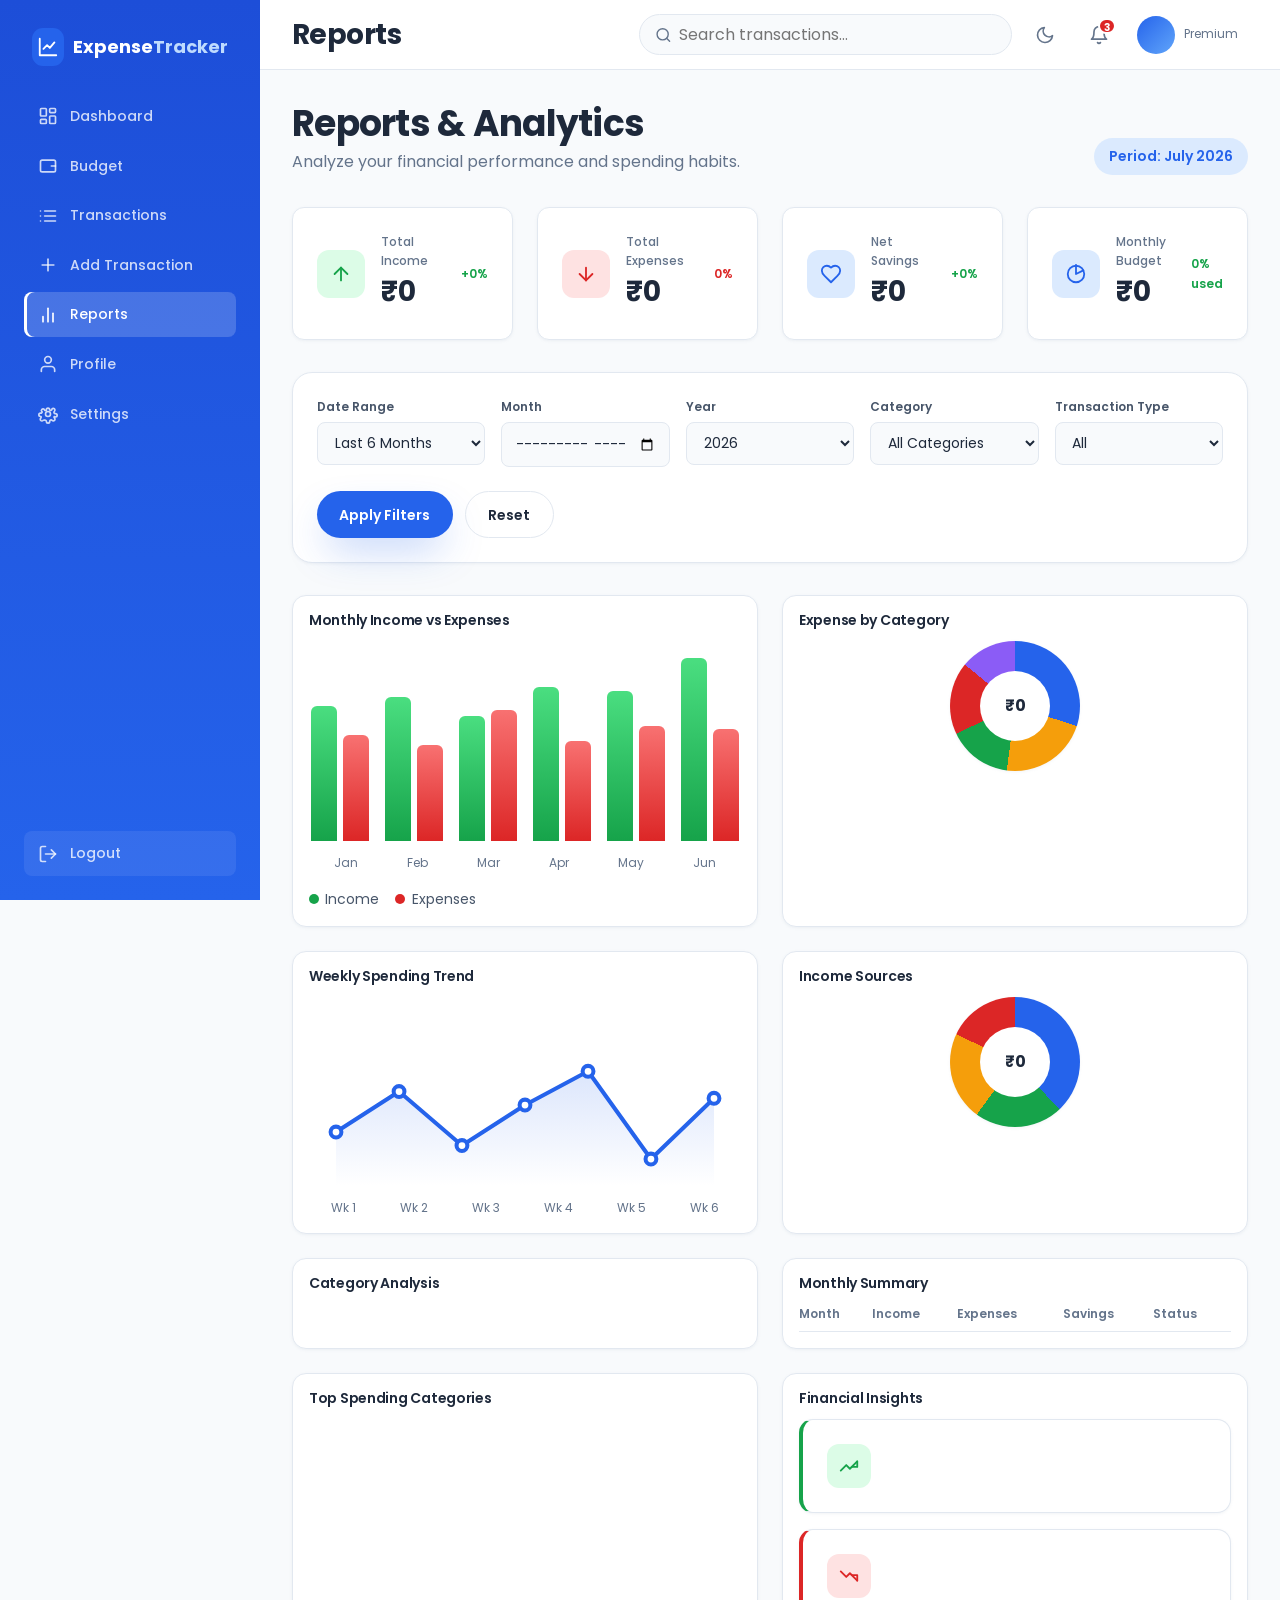
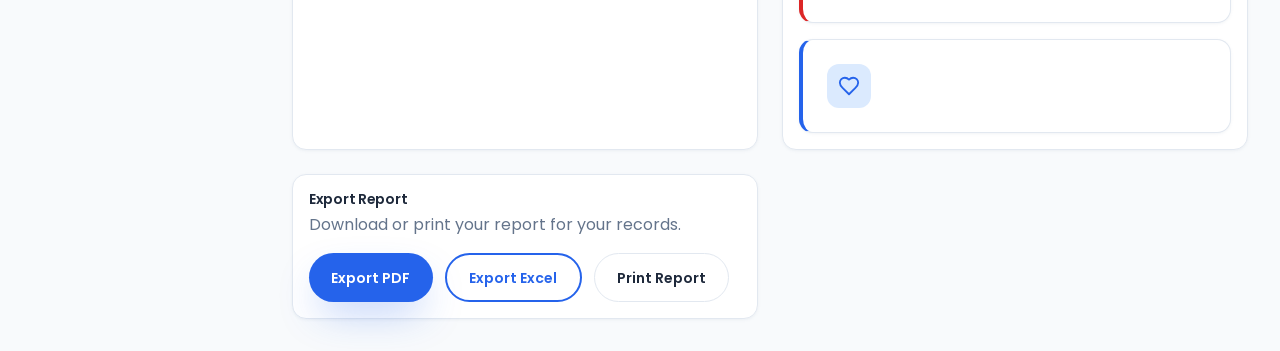
<file: frontend/reports.html>
<!DOCTYPE html>
<html lang="en">
<head>
  <meta charset="UTF-8" />
  <meta name="viewport" content="width=device-width, initial-scale=1.0" />
  <meta name="description" content="Reports & Analytics for Smart Expense Tracker — analyze income, expenses, budgets and spending habits." />
  <meta name="theme-color" content="#2563EB" />
  <title>Reports &amp; Analytics — Expense Tracker</title>

  <link rel="preconnect" href="https://fonts.googleapis.com" />
  <link rel="preconnect" href="https://fonts.gstatic.com" crossorigin />
  <link href="https://fonts.googleapis.com/css2?family=Poppins:wght@300;400;500;600;700;800&display=swap" rel="stylesheet" />

  <link rel="stylesheet" href="../css/variables.css" />
  <link rel="stylesheet" href="../css/global.css" />
  <link rel="stylesheet" href="../css/components.css" />
  <link rel="stylesheet" href="../css/dashboard.css" />
  <link rel="stylesheet" href="../css/reports.css" />
  <link rel="stylesheet" href="../css/responsive.css" />
</head>
<body class="dashboard-page">
  <a class="skip-link" href="#mainContent">Skip to content</a>

  <div class="layout">
    <!-- ============ SIDEBAR ============ -->
    <aside class="sidebar" id="sidebar" aria-label="Dashboard navigation">
      <div class="sidebar__brand">
        <span class="brand__icon" aria-hidden="true">
          <svg viewBox="0 0 24 24" width="22" height="22" fill="none" stroke="currentColor" stroke-width="2" stroke-linecap="round" stroke-linejoin="round"><path d="M3 3v18h18"/><path d="M7 14l4-4 3 3 5-6"/></svg>
        </span>
        <span class="brand__text">Expense<span class="brand__accent">Tracker</span></span>
      </div>

      <nav class="sidebar__nav" aria-label="Main menu">
        <a class="nav-item" href="dashboard.html">
          <span class="nav-item__icon" aria-hidden="true">
            <svg viewBox="0 0 24 24" width="20" height="20" fill="none" stroke="currentColor" stroke-width="2" stroke-linecap="round" stroke-linejoin="round"><rect x="3" y="3" width="7" height="9" rx="1"/><rect x="14" y="3" width="7" height="5" rx="1"/><rect x="14" y="12" width="7" height="9" rx="1"/><rect x="3" y="16" width="7" height="5" rx="1"/></svg>
          </span>
          <span class="nav-item__label">Dashboard</span>
        </a>
      <a class="nav-item" href="budget.html">
    <span class="nav-item__icon" aria-hidden="true">
        <svg viewBox="0 0 24 24"
             width="20"
             height="20"
             fill="none"
             stroke="currentColor"
             stroke-width="2"
             stroke-linecap="round"
             stroke-linejoin="round">
            <path d="M21 15V7a2 2 0 0 0-2-2H5a2 2 0 0 0-2 2v10a2 2 0 0 0 2 2h14a2 2 0 0 0 2-2z"/>
            <path d="M16 12h5"/>
        </svg>
    </span>
    <span class="nav-item__label">Budget</span>
</a> 
        <a class="nav-item" href="transactions.html">
          <span class="nav-item__icon" aria-hidden="true">
            <svg viewBox="0 0 24 24" width="20" height="20" fill="none" stroke="currentColor" stroke-width="2" stroke-linecap="round" stroke-linejoin="round"><line x1="8" y1="6" x2="21" y2="6"/><line x1="8" y1="12" x2="21" y2="12"/><line x1="8" y1="18" x2="21" y2="18"/><line x1="3" y1="6" x2="3.01" y2="6"/><line x1="3" y1="12" x2="3.01" y2="12"/><line x1="3" y1="18" x2="3.01" y2="18"/></svg>
          </span>
          <span class="nav-item__label">Transactions</span>
        </a>
        <a class="nav-item" href="add_transaction.html">
          <span class="nav-item__icon" aria-hidden="true">
            <svg viewBox="0 0 24 24" width="20" height="20" fill="none" stroke="currentColor" stroke-width="2" stroke-linecap="round" stroke-linejoin="round"><line x1="12" y1="5" x2="12" y2="19"/><line x1="5" y1="12" x2="19" y2="12"/></svg>
          </span>
          <span class="nav-item__label">Add Transaction</span>
        </a>
        <a class="nav-item is-active" href="reports.html" aria-current="page">
          <span class="nav-item__icon" aria-hidden="true">
            <svg viewBox="0 0 24 24" width="20" height="20" fill="none" stroke="currentColor" stroke-width="2" stroke-linecap="round" stroke-linejoin="round"><line x1="18" y1="20" x2="18" y2="10"/><line x1="12" y1="20" x2="12" y2="4"/><line x1="6" y1="20" x2="6" y2="14"/></svg>
          </span>
          <span class="nav-item__label">Reports</span>
        </a>
        <a class="nav-item" href="profile.html">
          <span class="nav-item__icon" aria-hidden="true">
            <svg viewBox="0 0 24 24" width="20" height="20" fill="none" stroke="currentColor" stroke-width="2" stroke-linecap="round" stroke-linejoin="round"><path d="M20 21v-2a4 4 0 0 0-4-4H8a4 4 0 0 0-4 4v2"/><circle cx="12" cy="7" r="4"/></svg>
          </span>
          <span class="nav-item__label">Profile</span>
        </a>
        <a class="nav-item" href="settings.html">
          <span class="nav-item__icon" aria-hidden="true">
            <svg viewBox="0 0 24 24" width="20" height="20" fill="none" stroke="currentColor" stroke-width="2" stroke-linecap="round" stroke-linejoin="round"><circle cx="12" cy="12" r="3"/><path d="M19.4 15a1.65 1.65 0 0 0 .33 1.82l.06.06a2 2 0 1 1-2.83 2.83l-.06-.06a1.65 1.65 0 0 0-2.82 1.17V21a2 2 0 0 1-4 0v-.09A1.65 1.65 0 0 0 8 19.4a1.65 1.65 0 0 0-1.82.33l-.06.06a2 2 0 1 1-2.83-2.83l.06-.06A1.65 1.65 0 0 0 3.6 15H3a2 2 0 0 1 0-4h.09A1.65 1.65 0 0 0 5 9.4l-.33-.06a2 2 0 1 1 2.83-2.83l.06.06A1.65 1.65 0 0 0 10 7.6V7a2 2 0 0 1 4 0v.09a1.65 1.65 0 0 0 2.82-1.17l.06-.06a2 2 0 1 1 2.83 2.83l-.06.06A1.65 1.65 0 0 0 21 11.6H21a2 2 0 0 1 0 4h-.09z"/></svg>
          </span>
          <span class="nav-item__label">Settings</span>
        </a>
      </nav>

      <a class="nav-item sidebar__logout" href="login.html">
        <span class="nav-item__icon" aria-hidden="true">
          <svg viewBox="0 0 24 24" width="20" height="20" fill="none" stroke="currentColor" stroke-width="2" stroke-linecap="round" stroke-linejoin="round"><path d="M9 21H5a2 2 0 0 1-2-2V5a2 2 0 0 1 2-2h4"/><polyline points="16 17 21 12 16 7"/><line x1="21" y1="12" x2="9" y2="12"/></svg>
        </span>
        <span class="nav-item__label">Logout</span>
      </a>
    </aside>

    <!-- Mobile overlay for sidebar -->
    <div class="sidebar-overlay" id="sidebarOverlay" hidden></div>

    <!-- ============ MAIN ============ -->
    <div class="main">
      <!-- Top navigation -->
      <header class="topbar">
        <div class="topbar__left">
          <button class="icon-btn sidebar-toggle" id="sidebarToggle" aria-label="Toggle sidebar" aria-expanded="false" aria-controls="sidebar">
            <svg viewBox="0 0 24 24" width="22" height="22" fill="none" stroke="currentColor" stroke-width="2" stroke-linecap="round" stroke-linejoin="round"><line x1="3" y1="6" x2="21" y2="6"/><line x1="3" y1="12" x2="21" y2="12"/><line x1="3" y1="18" x2="21" y2="18"/></svg>
          </button>
          <h1 class="topbar__title">Reports</h1>
        </div>

        <div class="topbar__right">
          <div class="search" role="search">
            <span class="search__icon" aria-hidden="true">
              <svg viewBox="0 0 24 24" width="18" height="18" fill="none" stroke="currentColor" stroke-width="2" stroke-linecap="round" stroke-linejoin="round"><circle cx="11" cy="11" r="8"/><line x1="21" y1="21" x2="16.65" y2="16.65"/></svg>
            </span>
            <input class="search__input" type="search" placeholder="Search transactions…" aria-label="Search transactions" />
          </div>

          <button class="icon-btn" id="themeToggle" aria-label="Toggle dark mode" aria-pressed="false">
            <svg class="icon-sun" viewBox="0 0 24 24" width="20" height="20" fill="none" stroke="currentColor" stroke-width="2" stroke-linecap="round" stroke-linejoin="round"><circle cx="12" cy="12" r="5"/><line x1="12" y1="1" x2="12" y2="3"/><line x1="12" y1="21" x2="12" y2="23"/><line x1="4.22" y1="4.22" x2="5.64" y2="5.64"/><line x1="18.36" y1="18.36" x2="19.78" y2="19.78"/><line x1="1" y1="12" x2="3" y2="12"/><line x1="21" y1="12" x2="23" y2="12"/><line x1="4.22" y1="19.78" x2="5.64" y2="18.36"/><line x1="18.36" y1="5.64" x2="19.78" y2="4.22"/></svg>
            <svg class="icon-moon" viewBox="0 0 24 24" width="20" height="20" fill="none" stroke="currentColor" stroke-width="2" stroke-linecap="round" stroke-linejoin="round"><path d="M21 12.79A9 9 0 1 1 11.21 3 7 7 0 0 0 21 12.79z"/></svg>
          </button>

          <button class="icon-btn icon-btn--bell" aria-label="Notifications, 3 unread">
            <svg viewBox="0 0 24 24" width="20" height="20" fill="none" stroke="currentColor" stroke-width="2" stroke-linecap="round" stroke-linejoin="round"><path d="M18 8A6 6 0 0 0 6 8c0 7-3 9-3 9h18s-3-2-3-9"/><path d="M13.73 21a2 2 0 0 1-3.46 0"/></svg>
            <span class="badge-dot" aria-hidden="true">3</span>
          </button>

          <button class="profile" aria-label="User menu">
  <span class="profile__avatar" aria-hidden="true"></span>

  <span class="profile__meta">
    <span class="profile__name"></span>
    <span class="profile__role">Premium</span>
  </span>
</button>
        </div>
      </header>

      <!-- Scrollable content -->
      <main class="content" id="mainContent">
        <!-- ===== Top section ===== -->
        <section class="page-head reveal" aria-labelledby="pageTitle">
          <div>
            <h2 class="page-head__title" id="pageTitle">Reports &amp; Analytics</h2>
            <p class="page-head__subtitle">Analyze your financial performance and spending habits.</p>
          </div>
          <span class="page-head__meta">Period: July 2026</span>
        </section>

        <!-- ===== Summary cards ===== -->
        <section class="summary" aria-label="Financial summary">
          <article class="summary-card reveal">
            <span class="summary-card__icon summary-card__icon--success" aria-hidden="true">
              <svg viewBox="0 0 24 24" width="22" height="22" fill="none" stroke="currentColor" stroke-width="2" stroke-linecap="round" stroke-linejoin="round"><line x1="12" y1="19" x2="12" y2="5"/><polyline points="5 12 12 5 19 12"/></svg>
            </span>
            <div class="summary-card__body">
              <span class="summary-card__label">Total Income</span>
              <span class="summary-card__value" id="totalIncome">₹0</span>
            </div>
            <span class="trend trend--up" id="incomeTrend">+0%</span>
          </article>

          <article class="summary-card reveal">
            <span class="summary-card__icon summary-card__icon--danger" aria-hidden="true">
              <svg viewBox="0 0 24 24" width="22" height="22" fill="none" stroke="currentColor" stroke-width="2" stroke-linecap="round" stroke-linejoin="round"><line x1="12" y1="5" x2="12" y2="19"/><polyline points="19 12 12 19 5 12"/></svg>
            </span>
            <div class="summary-card__body">
              <span class="summary-card__label">Total Expenses</span>
              <span class="summary-card__value" id="totalExpenses">₹0</span>
            </div>
            <span class="trend trend--down" id="expenseTrend">0%</span>
          </article>

          <article class="summary-card reveal">
            <span class="summary-card__icon summary-card__icon--primary" aria-hidden="true">
              <svg viewBox="0 0 24 24" width="22" height="22" fill="none" stroke="currentColor" stroke-width="2" stroke-linecap="round" stroke-linejoin="round"><path d="M19 14c1.49-1.46 3-3.21 3-5.5A5.5 5.5 0 0 0 16.5 3c-1.76 0-3 .5-4.5 2-1.5-1.5-2.74-2-4.5-2A5.5 5.5 0 0 0 2 8.5c0 2.29 1.51 4.04 3 5.5l7 7Z"/></svg>
            </span>
            <div class="summary-card__body">
              <span class="summary-card__label">Net Savings</span>
              <span class="summary-card__value" id="netSavings">₹0</span>
            </div>
            <span class="trend trend--up" id="savingsTrend">+0%</span>
          </article>

          <article class="summary-card reveal">
            <span class="summary-card__icon summary-card__icon--primary" aria-hidden="true">
              <svg viewBox="0 0 24 24" width="22" height="22" fill="none" stroke="currentColor" stroke-width="2" stroke-linecap="round" stroke-linejoin="round"><path d="M12 2v10l8-4"/><circle cx="12" cy="12" r="9"/></svg>
            </span>
            <div class="summary-card__body">
            <span class="summary-card__label">Monthly Budget</span>
            <span class="summary-card__value" id="monthlyBudgetValue">₹0</span>  
            </div>
            <span class="trend trend--up" id="budgetUsageValue">0% used</span>
          </article>
        </section>

        <!-- ===== Filters (UI only) ===== -->
        <section class="filters reveal" aria-label="Report filters">
          <form id="filterForm" class="filters__form">
            <div class="filters__grid">
              <div class="field">
                <label class="field__label" for="fRange">Date Range</label>
                <select class="field__control" id="fRange" name="range">
                  <option>This Month</option>
                  <option>Last Month</option>
                  <option>Last 3 Months</option>
                  <option selected>Last 6 Months</option>
                  <option>This Year</option>
                  <option>Custom</option>
                </select>
              </div>
              <div class="field">
                <label class="field__label" for="fMonth">Month</label>
                <input class="field__control" type="month" id="fMonth" name="month" />
              </div>
              <div class="field">
                <label class="field__label" for="fYear">Year</label>
                <select class="field__control" id="fYear" name="year">
                  <option selected>2026</option>
                  <option>2025</option>
                  <option>2024</option>
                </select>
              </div>
              <div class="field">
                <label class="field__label" for="fCategory">Category</label>
                <select class="field__control" id="fCategory" name="category">
                  <option selected>All Categories</option>
                  <option>Food</option>
                  <option>Travel</option>
                  <option>Shopping</option>
                  <option>Bills</option>
                  <option>Entertainment</option>
                  <option>Medical</option>
                  <option>Education</option>
                  <option>Other</option>
                </select>
              </div>
              <div class="field">
                <label class="field__label" for="fType">Transaction Type</label>
                <select class="field__control" id="fType" name="type">
                  <option selected>All</option>
                  <option>Income</option>
                  <option>Expense</option>
                </select>
              </div>
            </div>
            <div class="filters__actions">
              <button class="btn btn--primary" type="submit" id="applyFilters">Apply Filters</button>
              <button class="btn btn--ghost" type="reset" id="resetFilters">Reset</button>
            </div>
          </form>
        </section>

        <!-- ===== Charts ===== -->
        <section class="charts-grid" aria-label="Charts">
          <!-- Monthly Income vs Expenses -->
          <article class="dash__panel chart-card reveal">
            <h2 class="dash__panel-title">Monthly Income vs Expenses</h2>
            <div class="bar-chart" id="incomeExpenseChart" role="img" aria-label="Grouped bar chart comparing monthly income and expenses for the last six months">
              <div class="bar-group">
                <span class="bar bar--income" data-h="70" aria-hidden="true"></span>
                <span class="bar bar--expense" data-h="55" aria-hidden="true"></span>
              </div>
              <div class="bar-group">
                <span class="bar bar--income" data-h="75" aria-hidden="true"></span>
                <span class="bar bar--expense" data-h="50" aria-hidden="true"></span>
              </div>
              <div class="bar-group">
                <span class="bar bar--income" data-h="65" aria-hidden="true"></span>
                <span class="bar bar--expense" data-h="68" aria-hidden="true"></span>
              </div>
              <div class="bar-group">
                <span class="bar bar--income" data-h="80" aria-hidden="true"></span>
                <span class="bar bar--expense" data-h="52" aria-hidden="true"></span>
              </div>
              <div class="bar-group">
                <span class="bar bar--income" data-h="78" aria-hidden="true"></span>
                <span class="bar bar--expense" data-h="60" aria-hidden="true"></span>
              </div>
              <div class="bar-group">
                <span class="bar bar--income" data-h="95" aria-hidden="true"></span>
                <span class="bar bar--expense" data-h="58" aria-hidden="true"></span>
              </div>
            </div>
            <div class="bar-chart__axis" aria-hidden="true">
              <span>Jan</span><span>Feb</span><span>Mar</span><span>Apr</span><span>May</span><span>Jun</span>
            </div>
            <ul class="chart-legend">
              <li><span class="dot dot--success"></span> Income</li>
              <li><span class="dot dot--danger"></span> Expenses</li>
            </ul>
          </article>

          <!-- Expense by Category -->
          <article class="dash__panel chart-card reveal">
            <h2 class="dash__panel-title">Expense by Category</h2>
            <div
              class="chart-pie chart-pie--expense"
              id="expenseCategoryChart"
              role="img"
              aria-label="Pie chart of expenses by category"
           >
              <span class="chart-pie__hole" id="categoryTotal">₹0</span>
              </div>
            <ul class="chart-legend" id="categoryLegend"></ul>
          </article>

          <!-- Weekly Spending Trend -->
          <article class="dash__panel chart-card reveal">
            <h2 class="dash__panel-title">Weekly Spending Trend</h2>
            <svg class="line-chart" viewBox="0 0 320 140" role="img" aria-label="Line chart of weekly spending trend over the last six weeks">
              <defs>
                <linearGradient id="lineFill" x1="0" y1="0" x2="0" y2="1">
                  <stop offset="0%" stop-color="#2563EB" stop-opacity="0.9" />
                  <stop offset="100%" stop-color="#2563EB" stop-opacity="0" />
                </linearGradient>
              </defs>
              <path class="line-chart__area" fill="url(#lineFill)" d="M20,100 L66.7,70 L113.3,110 L160,80 L206.7,55 L253.3,120 L300,75 L300,140 L20,140 Z" />
              <polyline class="line-chart__line" points="20,100 66.7,70 113.3,110 160,80 206.7,55 253.3,120 300,75" />
              <circle class="line-chart__dot" cx="20" cy="100" r="4" />
              <circle class="line-chart__dot" cx="66.7" cy="70" r="4" />
              <circle class="line-chart__dot" cx="113.3" cy="110" r="4" />
              <circle class="line-chart__dot" cx="160" cy="80" r="4" />
              <circle class="line-chart__dot" cx="206.7" cy="55" r="4" />
              <circle class="line-chart__dot" cx="253.3" cy="120" r="4" />
              <circle class="line-chart__dot" cx="300" cy="75" r="4" />
            </svg>
            <div class="bar-chart__axis" aria-hidden="true">
              <span>Wk 1</span><span>Wk 2</span><span>Wk 3</span><span>Wk 4</span><span>Wk 5</span><span>Wk 6</span>
            </div>
          </article>

          <!-- Income Sources -->
          <article class="dash__panel chart-card reveal">
    <h2 class="dash__panel-title">Income Sources</h2>

    <div
        class="chart-pie chart-pie--income"
        id="incomeSourcesPie"
        role="img"
        aria-label="Donut chart of income sources"
    >
        <span class="chart-pie__hole" id="incomeSourcesTotal">
            ₹0
        </span>
    </div>

    <ul class="chart-legend" id="incomeSourcesLegend">
    </ul>
</article>
        <!-- ===== Category analysis ===== -->
        <section class="dash__panel reveal" aria-label="Category analysis">

            <h2 class="dash__panel-title">
                Category Analysis
            </h2>

            <div class="cat-grid" id="categoryAnalysis">
            </div>

        </section>

        <!-- ===== Monthly summary ===== -->
        <section class="dash__panel reveal" aria-label="Monthly summary">
          <h2 class="dash__panel-title">Monthly Summary</h2>
          <div class="table-wrap">
            <table class="dash__table">
              <thead>
                <tr>
                  <th scope="col">Month</th>
                  <th scope="col" class="ta-right">Income</th>
                  <th scope="col" class="ta-right">Expenses</th>
                  <th scope="col" class="ta-right">Savings</th>
                  <th scope="col">Status</th>
                </tr>
              </thead>
              <tbody id="monthlySummaryBody"></tbody>
              </tbody>
            </table>
          </div>
        </section>

        <!-- ===== Top spending categories ===== -->
        <section class="dash__panel reveal" aria-label="Top spending categories">
          <h2 class="dash__panel-title">Top Spending Categories</h2>
          <ul class="rank-list" id="topSpendingCategories"></ul>
        </section>

        <!-- ===== Financial insights ===== -->
        <section class="dash__panel reveal" aria-label="Financial insights">
          <h2 class="dash__panel-title">Financial Insights</h2>
          <div class="insights-grid">
            <article class="insight-card insight-card--up">
              <span class="insight-card__icon" aria-hidden="true">
                <svg viewBox="0 0 24 24" width="22" height="22" fill="none" stroke="currentColor" stroke-width="2" stroke-linecap="round" stroke-linejoin="round"><path d="M3 17l6-6 4 4 8-8"/><path d="M21 7v6h-6"/></svg>
              </span>
              <div>
               <h3 class="insight-card__title" id="insightTitle1"></h3>
               <p class="insight-card__text" id="insightText1"></p>
              </div>
            </article>

            <article class="insight-card insight-card--down">
              <span class="insight-card__icon" aria-hidden="true">
                <svg viewBox="0 0 24 24" width="22" height="22" fill="none" stroke="currentColor" stroke-width="2" stroke-linecap="round" stroke-linejoin="round"><path d="M3 7l6 6 4-4 8 8"/><path d="M21 17v-6h-6"/></svg>
              </span>
              <div>
              <h3 class="insight-card__title" id="insightTitle2"></h3>
              <p class="insight-card__text" id="insightText2"></p> 
              </div>
            </article>

            <article class="insight-card">
              <span class="insight-card__icon" aria-hidden="true">
                <svg viewBox="0 0 24 24" width="22" height="22" fill="none" stroke="currentColor" stroke-width="2" stroke-linecap="round" stroke-linejoin="round"><path d="M19 14c1.49-1.46 3-3.21 3-5.5A5.5 5.5 0 0 0 16.5 3c-1.76 0-3 .5-4.5 2-1.5-1.5-2.74-2-4.5-2A5.5 5.5 0 0 0 2 8.5c0 2.29 1.51 4.04 3 5.5l7 7Z"/></svg>
              </span>
              <div>
               <h3 class="insight-card__title" id="insightTitle3"></h3>
               <p class="insight-card__text" id="insightText3"></p> 
              </div>
            </article>
          </div>
        </section>

        <!-- ===== Export ===== -->
        <section class="dash__panel reveal" aria-label="Export report">
          <div class="export-box">
            <div>
              <h2 class="dash__panel-title">Export Report</h2>
              <p class="page-head__subtitle">Download or print your report for your records.</p>
            </div>
            <div class="export-actions">
              <button class="btn btn--primary" type="button" id="exportPdf">Export PDF</button>
              <button class="btn btn--outline" type="button" id="exportExcel">Export Excel</button>
              <button class="btn btn--ghost" type="button" id="printReport">Print Report</button>
            </div>
          </div>
        </section>
      </main>
    </div>
  </div>

  <script src="../js/main.js"></script>
  <script src="../js/reports.js"></script>
</body>
</html>
</file>
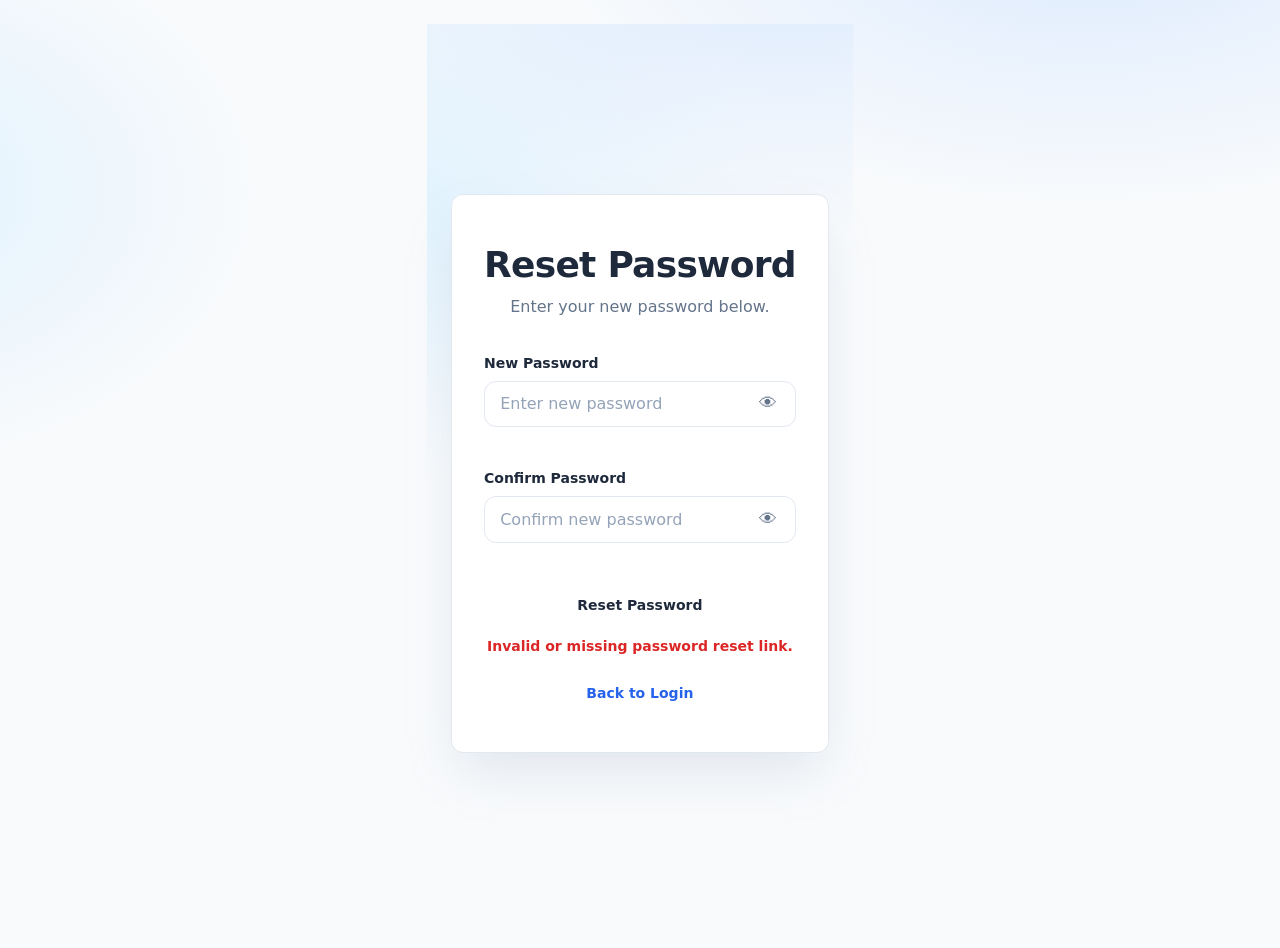
<file: frontend/reset-password.html>
<!DOCTYPE html>
<html lang="en">

<head>
    <meta charset="UTF-8">
    <meta name="viewport" content="width=device-width, initial-scale=1.0">

    <title>Reset Password - Expense Tracker</title>

    <!-- Existing CSS files -->
    <link rel="stylesheet" href="../css/variables.css" />
    <link rel="stylesheet" href="../css/global.css" />
    <link rel="stylesheet" href="../css/auth.css" />
    <link rel="stylesheet" href="../css/responsive.css" />
</head>

<body class="auth-page">

    <main class="auth-page">

        <div class="auth-wrap">

            <section class="auth-card">

                <!-- Heading -->
                <div class="auth__head">

                    <h1 class="auth__title">
                        Reset Password
                    </h1>

                    <p class="auth__subtitle">
                        Enter your new password below.
                    </p>

                </div>


                <!-- Reset Password Form -->
                <form id="resetPasswordForm" class="auth__form">

                    <!-- New Password -->
                    <div class="field">

                        <label
                            for="newPassword"
                            class="field__label">
                            New Password
                        </label>

                        <div class="input-wrap">

                            <input
                                type="password"
                                id="newPassword"
                                class="field__input"
                                placeholder="Enter new password"
                                required
                            >

                            <button
                                type="button"
                                class="password-toggle"
                                data-target="newPassword"
                                aria-label="Show password">

                                <span class="icon-eye">👁</span>
                                <span class="icon-eye-off">🙈</span>

                            </button>

                        </div>

                        <small
                            id="newPasswordError"
                            class="field__error">
                        </small>

                    </div>


                    <!-- Confirm Password -->
                    <div class="field">

                        <label
                            for="confirmPassword"
                            class="field__label">
                            Confirm Password
                        </label>

                        <div class="input-wrap">

                            <input
                                type="password"
                                id="confirmPassword"
                                class="field__input"
                                placeholder="Confirm new password"
                                required
                            >

                            <button
                                type="button"
                                class="password-toggle"
                                data-target="confirmPassword"
                                aria-label="Show password">

                                <span class="icon-eye">👁</span>
                                <span class="icon-eye-off">🙈</span>

                            </button>

                        </div>

                        <small
                            id="confirmPasswordError"
                            class="field__error">
                        </small>

                    </div>


                    <!-- Reset Button -->
                    <button
                        type="submit"
                        id="resetPasswordBtn"
                        class="btn btn--block">

                        <span class="btn__label">
                            Reset Password
                        </span>

                        <span class="spinner"></span>

                    </button>

                </form>


                <!-- Success / Error Message -->
                <p
                    id="resetMessage"
                    class="auth__success">
                </p>


                <!-- Back to Login -->
                <div class="auth__switch">

                    <a
                        href="login.html"
                        class="auth__link">
                        Back to Login
                    </a>

                </div>

            </section>

        </div>

    </main>


    <!-- JavaScript -->
    <script src="../js/reset-password.js"></script>

</body>

</html>
</file>
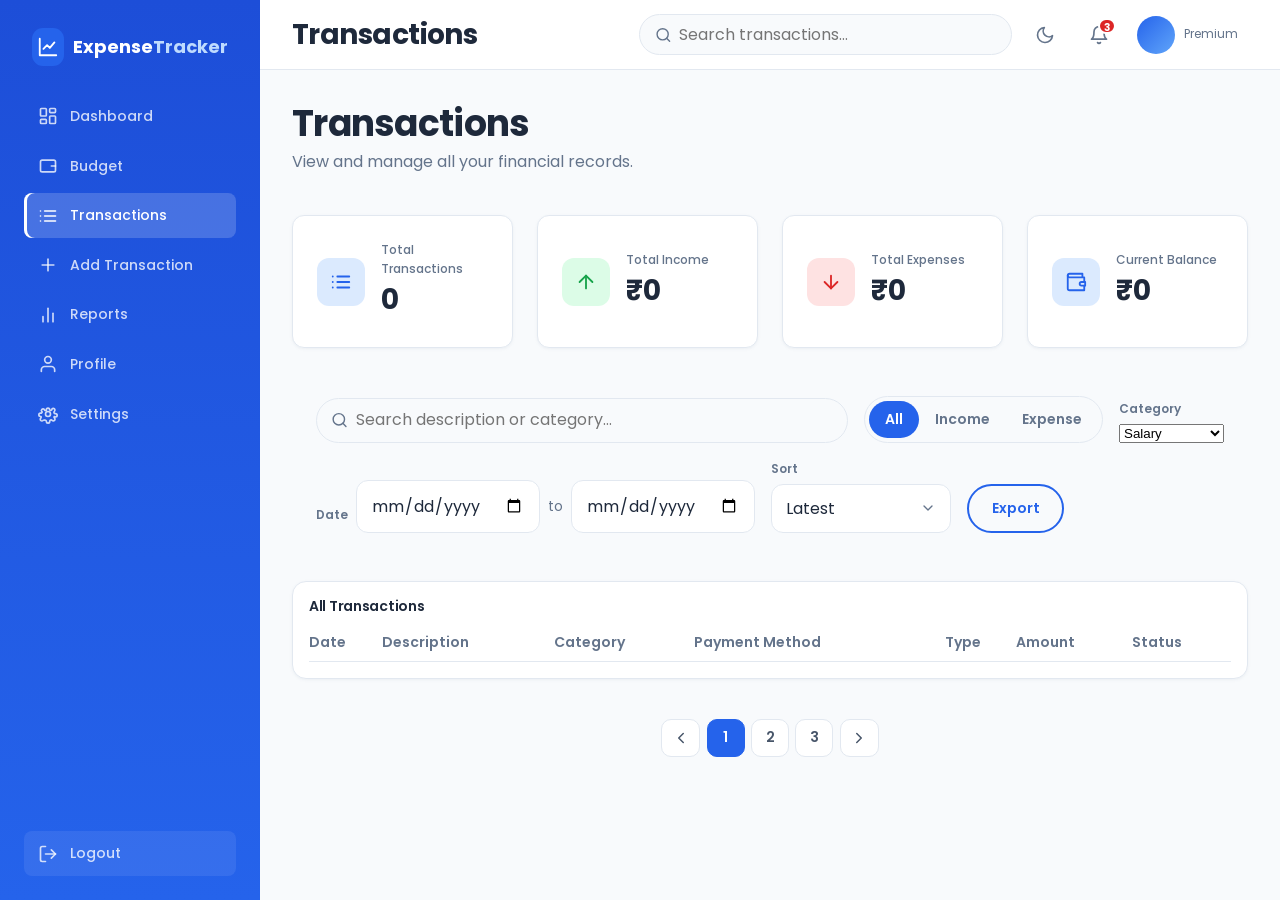
<file: frontend/transactions.html>
<!DOCTYPE html>
<html lang="en">
<head>
  <meta charset="UTF-8" />
  <meta name="viewport" content="width=device-width, initial-scale=1.0" />
  <meta name="description" content="View and manage all your transactions in Smart Expense Tracker." />
  <meta name="theme-color" content="#2563EB" />
  <title>Transactions — Expense Tracker</title>

  <link rel="preconnect" href="https://fonts.googleapis.com" />
  <link rel="preconnect" href="https://fonts.gstatic.com" crossorigin />
  <link href="https://fonts.googleapis.com/css2?family=Poppins:wght@300;400;500;600;700;800&display=swap" rel="stylesheet" />

  <link rel="stylesheet" href="../css/variables.css" />
  <link rel="stylesheet" href="../css/global.css" />
  <link rel="stylesheet" href="../css/components.css" />
  <link rel="stylesheet" href="../css/dashboard.css" />
  <link rel="stylesheet" href="../css/transactions.css" />
  <link rel="stylesheet" href="../css/responsive.css" />
</head><body class="dashboard-page"><div class="layout">    <!-- ============ SIDEBAR ============ -->
    <aside class="sidebar" id="sidebar" aria-label="Dashboard navigation">
      <div class="sidebar__brand">
        <span class="brand__icon" aria-hidden="true">
          <svg viewBox="0 0 24 24" width="22" height="22" fill="none" stroke="currentColor" stroke-width="2" stroke-linecap="round" stroke-linejoin="round"><path d="M3 3v18h18"/><path d="M7 14l4-4 3 3 5-6"/></svg>
        </span>
        <span class="brand__text">Expense<span class="brand__accent">Tracker</span></span>
      </div>

      <nav class="sidebar__nav" aria-label="Main menu">
        <a class="nav-item" href="dashboard.html">
          <span class="nav-item__icon" aria-hidden="true">
            <svg viewBox="0 0 24 24" width="20" height="20" fill="none" stroke="currentColor" stroke-width="2" stroke-linecap="round" stroke-linejoin="round"><rect x="3" y="3" width="7" height="9" rx="1"/><rect x="14" y="3" width="7" height="5" rx="1"/><rect x="14" y="12" width="7" height="9" rx="1"/><rect x="3" y="16" width="7" height="5" rx="1"/></svg>
          </span>
          <span class="nav-item__label">Dashboard</span>
        </a>
       <a class="nav-item" href="budget.html">
    <span class="nav-item__icon" aria-hidden="true">
        <svg viewBox="0 0 24 24"
             width="20"
             height="20"
             fill="none"
             stroke="currentColor"
             stroke-width="2"
             stroke-linecap="round"
             stroke-linejoin="round">
            <path d="M21 15V7a2 2 0 0 0-2-2H5a2 2 0 0 0-2 2v10a2 2 0 0 0 2 2h14a2 2 0 0 0 2-2z"/>
            <path d="M16 12h5"/>
        </svg>
    </span>
    <span class="nav-item__label">Budget</span>
    </a> 
        <a class="nav-item is-active" href="transaction.html" aria-current="page">
          <span class="nav-item__icon" aria-hidden="true">
            <svg viewBox="0 0 24 24" width="20" height="20" fill="none" stroke="currentColor" stroke-width="2" stroke-linecap="round" stroke-linejoin="round"><line x1="8" y1="6" x2="21" y2="6"/><line x1="8" y1="12" x2="21" y2="12"/><line x1="8" y1="18" x2="21" y2="18"/><line x1="3" y1="6" x2="3.01" y2="6"/><line x1="3" y1="12" x2="3.01" y2="12"/><line x1="3" y1="18" x2="3.01" y2="18"/></svg>
          </span>
          <span class="nav-item__label">Transactions</span>
        </a>
        <a class="nav-item" href="add_transaction.html">
          <span class="nav-item__icon" aria-hidden="true">
            <svg viewBox="0 0 24 24" width="20" height="20" fill="none" stroke="currentColor" stroke-width="2" stroke-linecap="round" stroke-linejoin="round"><line x1="12" y1="5" x2="12" y2="19"/><line x1="5" y1="12" x2="19" y2="12"/></svg>
          </span>
          <span class="nav-item__label">Add Transaction</span>
        </a>
        <a class="nav-item" href="reports.html">
          <span class="nav-item__icon" aria-hidden="true">
            <svg viewBox="0 0 24 24" width="20" height="20" fill="none" stroke="currentColor" stroke-width="2" stroke-linecap="round" stroke-linejoin="round"><line x1="18" y1="20" x2="18" y2="10"/><line x1="12" y1="20" x2="12" y2="4"/><line x1="6" y1="20" x2="6" y2="14"/></svg>
          </span>
          <span class="nav-item__label">Reports</span>
        </a>
        <a class="nav-item" href="profile.html">
          <span class="nav-item__icon" aria-hidden="true">
            <svg viewBox="0 0 24 24" width="20" height="20" fill="none" stroke="currentColor" stroke-width="2" stroke-linecap="round" stroke-linejoin="round"><path d="M20 21v-2a4 4 0 0 0-4-4H8a4 4 0 0 0-4 4v2"/><circle cx="12" cy="7" r="4"/></svg>
          </span>
          <span class="nav-item__label">Profile</span>
        </a>
        <a class="nav-item" href="settings.html">
          <span class="nav-item__icon" aria-hidden="true">
            <svg viewBox="0 0 24 24" width="20" height="20" fill="none" stroke="currentColor" stroke-width="2" stroke-linecap="round" stroke-linejoin="round"><circle cx="12" cy="12" r="3"/><path d="M19.4 15a1.65 1.65 0 0 0 .33 1.82l.06.06a2 2 0 1 1-2.83 2.83l-.06-.06a1.65 1.65 0 0 0-2.82 1.17V21a2 2 0 0 1-4 0v-.09A1.65 1.65 0 0 0 8 19.4a1.65 1.65 0 0 0-1.82.33l-.06.06a2 2 0 1 1-2.83-2.83l.06-.06A1.65 1.65 0 0 0 3.6 15H3a2 2 0 0 1 0-4h.09A1.65 1.65 0 0 0 5 9.4l-.33-.06a2 2 0 1 1 2.83-2.83l.06.06A1.65 1.65 0 0 0 10 7.6V7a2 2 0 0 1 4 0v.09a1.65 1.65 0 0 0 2.82-1.17l.06-.06a2 2 0 1 1 2.83 2.83l-.06.06A1.65 1.65 0 0 0 21 11.6H21a2 2 0 0 1 0 4h-.09z"/></svg>
          </span>
          <span class="nav-item__label">Settings</span>
        </a>
      </nav>

      <a class="nav-item sidebar__logout" href="login.html">
        <span class="nav-item__icon" aria-hidden="true">
          <svg viewBox="0 0 24 24" width="20" height="20" fill="none" stroke="currentColor" stroke-width="2" stroke-linecap="round" stroke-linejoin="round"><path d="M9 21H5a2 2 0 0 1-2-2V5a2 2 0 0 1 2-2h4"/><polyline points="16 17 21 12 16 7"/><line x1="21" y1="12" x2="9" y2="12"/></svg>
        </span>
        <span class="nav-item__label">Logout</span>
      </a>
    </aside>    <div class="sidebar-overlay" id="sidebarOverlay" hidden></div><div class="main">      <!-- Top navigation -->
      <header class="topbar">
        <div class="topbar__left">
          <button class="icon-btn sidebar-toggle" id="sidebarToggle" aria-label="Toggle sidebar" aria-expanded="false" aria-controls="sidebar">
            <svg viewBox="0 0 24 24" width="22" height="22" fill="none" stroke="currentColor" stroke-width="2" stroke-linecap="round" stroke-linejoin="round"><line x1="3" y1="6" x2="21" y2="6"/><line x1="3" y1="12" x2="21" y2="12"/><line x1="3" y1="18" x2="21" y2="18"/></svg>
          </button>
          <h1 class="topbar__title">Transactions</h1>
        </div>

        <div class="topbar__right">
          <form class="search" role="search" onsubmit="return false">
            <span class="search__icon" aria-hidden="true">
              <svg viewBox="0 0 24 24" width="18" height="18" fill="none" stroke="currentColor" stroke-width="2" stroke-linecap="round" stroke-linejoin="round"><circle cx="11" cy="11" r="8"/><line x1="21" y1="21" x2="16.65" y2="16.65"/></svg>
            </span>
            <input class="search__input" type="search" placeholder="Search transactions…" aria-label="Search transactions" />
          </form>

          <button class="icon-btn" id="themeToggle" aria-label="Toggle dark mode" aria-pressed="false">
            <svg class="icon-sun" viewBox="0 0 24 24" width="20" height="20" fill="none" stroke="currentColor" stroke-width="2" stroke-linecap="round" stroke-linejoin="round"><circle cx="12" cy="12" r="5"/><line x1="12" y1="1" x2="12" y2="3"/><line x1="12" y1="21" x2="12" y2="23"/><line x1="4.22" y1="4.22" x2="5.64" y2="5.64"/><line x1="18.36" y1="18.36" x2="19.78" y2="19.78"/><line x1="1" y1="12" x2="3" y2="12"/><line x1="21" y1="12" x2="23" y2="12"/><line x1="4.22" y1="19.78" x2="5.64" y2="18.36"/><line x1="18.36" y1="5.64" x2="19.78" y2="4.22"/></svg>
            <svg class="icon-moon" viewBox="0 0 24 24" width="20" height="20" fill="none" stroke="currentColor" stroke-width="2" stroke-linecap="round" stroke-linejoin="round"><path d="M21 12.79A9 9 0 1 1 11.21 3 7 7 0 0 0 21 12.79z"/></svg>
          </button>

          <button class="icon-btn icon-btn--bell" aria-label="Notifications, 3 unread">
            <svg viewBox="0 0 24 24" width="20" height="20" fill="none" stroke="currentColor" stroke-width="2" stroke-linecap="round" stroke-linejoin="round"><path d="M18 8A6 6 0 0 0 6 8c0 7-3 9-3 9h18s-3-2-3-9"/><path d="M13.73 21a2 2 0 0 1-3.46 0"/></svg>
            <span class="badge-dot" aria-hidden="true">3</span>
          </button>

          <button class="profile" aria-label="User menu">
  <span class="profile__avatar" aria-hidden="true"></span>

  <span class="profile__meta">
    <span class="profile__name"></span>
    <span class="profile__role">Premium</span>
  </span>
</button>
        </div>
      </header><main class="content" id="mainContent">        <header class="page-head reveal">
          <h2 class="page-head__title">Transactions</h2>
          <p class="page-head__subtitle">View and manage all your financial records.</p>
        </header>

        <section class="summary" aria-label="Transaction summary">
          <article class="summary-card reveal">
            <span class="summary-card__icon summary-card__icon--primary" aria-hidden="true">
              <svg viewBox="0 0 24 24" width="22" height="22" fill="none" stroke="currentColor" stroke-width="2" stroke-linecap="round" stroke-linejoin="round"><line x1="8" y1="6" x2="21" y2="6"/><line x1="8" y1="12" x2="21" y2="12"/><line x1="8" y1="18" x2="21" y2="18"/><line x1="3" y1="6" x2="3.01" y2="6"/><line x1="3" y1="12" x2="3.01" y2="12"/><line x1="3" y1="18" x2="3.01" y2="18"/></svg>
            </span>
            <div class="summary-card__body">
              <span class="summary-card__label">Total Transactions</span>
              <span class="summary-card__value" id="sumCount">0</span>
            </div>
          </article>

          <article class="summary-card reveal">
            <span class="summary-card__icon summary-card__icon--success" aria-hidden="true">
              <svg viewBox="0 0 24 24" width="22" height="22" fill="none" stroke="currentColor" stroke-width="2" stroke-linecap="round" stroke-linejoin="round"><line x1="12" y1="19" x2="12" y2="5"/><polyline points="5 12 12 5 19 12"/></svg>
            </span>
            <div class="summary-card__body">
              <span class="summary-card__label">Total Income</span>
              <span class="summary-card__value text-success" id="sumIncome">₹0</span>
            </div>
          </article>

          <article class="summary-card reveal">
            <span class="summary-card__icon summary-card__icon--danger" aria-hidden="true">
              <svg viewBox="0 0 24 24" width="22" height="22" fill="none" stroke="currentColor" stroke-width="2" stroke-linecap="round" stroke-linejoin="round"><line x1="12" y1="5" x2="12" y2="19"/><polyline points="19 12 12 19 5 12"/></svg>
            </span>
            <div class="summary-card__body">
              <span class="summary-card__label">Total Expenses</span>
              <span class="summary-card__value text-danger" id="sumExpense">₹0</span>
            </div>
          </article>

          <article class="summary-card reveal">
            <span class="summary-card__icon summary-card__icon--primary" aria-hidden="true">
              <svg viewBox="0 0 24 24" width="22" height="22" fill="none" stroke="currentColor" stroke-width="2" stroke-linecap="round" stroke-linejoin="round"><path d="M21 12V7H5a2 2 0 0 1 0-4h14v4"/><path d="M3 5v14a2 2 0 0 0 2 2h16v-5"/><path d="M18 12a2 2 0 0 0 0 4h4v-4z"/></svg>
            </span>
            <div class="summary-card__body">
              <span class="summary-card__label">Current Balance</span>
              <span class="summary-card__value" id="sumBalance">₹0</span>
            </div>
          </article>
        </section>        <!-- Toolbar -->
        <section class="toolbar reveal" aria-label="Filters and actions">
          <div class="toolbar__search">
            <span class="search__icon" aria-hidden="true">
              <svg viewBox="0 0 24 24" width="18" height="18" fill="none" stroke="currentColor" stroke-width="2" stroke-linecap="round" stroke-linejoin="round"><circle cx="11" cy="11" r="8"/><line x1="21" y1="21" x2="16.65" y2="16.65"/></svg>
            </span>
            <input class="search__input" type="search" id="txnSearch" placeholder="Search description or category…" aria-label="Search transactions" />
          </div>

          <div class="seg" role="group" aria-label="Filter by type">
            <button type="button" class="seg__btn is-active" data-filter="all">All</button>
            <button type="button" class="seg__btn" data-filter="income">Income</button>
            <button type="button" class="seg__btn" data-filter="expense">Expense</button>
          </div>

          <div class="toolbar__group">
            <label for="catFilter">Category</label>
            <select id="editCategory">
                <option value="Salary">Salary</option>
                <option value="Freelance">Freelance</option>
                <option value="Investment">Investment</option>
                <option value="Bonus">Bonus</option>
                <option value="Food">Food</option>
                <option value="Transport">Transport</option>
                <option value="Shopping">Shopping</option>
                <option value="Bills">Bills</option>
                <option value="Entertainment">Entertainment</option>
                <option value="Medical">Medical</option>
                <option value="Education">Education</option>
                <option value="Others">Others</option>
           </select>
          </div>

          <div class="toolbar__group date-range">
            <label>Date</label>
            <input type="date" id="dateFrom" class="field__input" aria-label="From date" />
            <span class="date-range__sep">to</span>
            <input type="date" id="dateTo" class="field__input" aria-label="To date" />
          </div>

          <div class="toolbar__group">
            <label for="sortBy">Sort</label>
            <select class="field__input" id="sortBy">
              <option value="latest">Latest</option>
              <option value="oldest">Oldest</option>
              <option value="high">Highest Amount</option>
              <option value="low">Lowest Amount</option>
            </select>
          </div>

          <button type="button" class="btn btn--outline" id="exportBtn">Export</button>
        </section>        <!-- Transactions table -->
        <section class="dash__panel reveal" aria-label="Transactions list">
          <div class="dash__panel-head">
            <h2 class="dash__panel-title">All Transactions</h2>
            <span class="panel-link" id="resultCount"></span>
          </div>
          <div class="table-wrap">
            <table class="dash__table txn-table">
              <thead>
                <tr>
                  <th scope="col">Date</th>
                  <th scope="col">Description</th>
                  <th scope="col">Category</th>
                  <th scope="col">Payment Method</th>
                  <th scope="col">Type</th>
                  <th scope="col" class="ta-right">Amount</th>
                  <th scope="col">Status</th>
                  <th scope="col"><span class="sr-only">Actions</span></th>
                </tr>
              </thead>
              <tbody id="txnTableBody">
              </tbody>
            </table>
          </div>
        </section>        <!-- Pagination -->
        <nav class="pagination" id="pagination" aria-label="Pagination">
          <button class="page-btn" id="prevPage" aria-label="Previous page">
            <svg viewBox="0 0 24 24" width="18" height="18" fill="none" stroke="currentColor" stroke-width="2" stroke-linecap="round" stroke-linejoin="round"><polyline points="15 18 9 12 15 6"/></svg>
          </button>
          <button class="page-btn is-active" data-page="1" aria-label="Page 1">1</button>
          <button class="page-btn" data-page="2" aria-label="Page 2">2</button>
          <button class="page-btn" data-page="3" aria-label="Page 3">3</button>
          <button class="page-btn" id="nextPage" aria-label="Next page">
            <svg viewBox="0 0 24 24" width="18" height="18" fill="none" stroke="currentColor" stroke-width="2" stroke-linecap="round" stroke-linejoin="round"><polyline points="9 18 15 12 9 6"/></svg>
          </button>
        </nav>

        <!-- Empty state -->
        <div class="empty-state" id="emptyState" hidden>
          <span class="empty-state__icon" aria-hidden="true">
            <svg viewBox="0 0 24 24" width="40" height="40" fill="none" stroke="currentColor" stroke-width="1.6" stroke-linecap="round" stroke-linejoin="round"><circle cx="11" cy="11" r="7"/><line x1="21" y1="21" x2="16.65" y2="16.65"/><line x1="8" y1="11" x2="14" y2="11"/></svg>
          </span>
          <h3 class="empty-state__title">No transactions found.</h3>
          <p class="empty-state__text">Try adjusting your filters or search to see results.</p>
        </div></main></div></div>  
        <script src="../js/api.js"></script>
        <script src="../js/main.js"></script>
  <script src="../js/transactions.js"></script>
<div id="editModal" hidden>
    <div>
        <h2>Edit Transaction</h2>

        <form id="editTransactionForm">

            <input type="hidden" id="editTransactionId">

            <label>Title</label>
            <input type="text" id="editTitle" required>

            <br><br>

            <label>Amount</label>
            <input type="number" id="editAmount" required>

            <br><br>

            <label>Category</label>
            <select id="editCategory">
                <option value="Food">Food</option>
                <option value="Transport">Transport</option>
                <option value="Shopping">Shopping</option>
                <option value="Bills">Bills</option>
                <option value="Entertainment">Entertainment</option>
                <option value="Medical">Medical</option>
                <option value="Education">Education</option>
                <option value="Others">Others</option>
            </select>

            <br><br>

            <label>Type</label>
            <select id="editType">
                <option value="income">Income</option>
                <option value="expense">Expense</option>
            </select>

            <br><br>

            <button type="button" id="cancelEdit">
                Cancel
            </button>

            <button type="submit">
                Save Changes
            </button>

        </form>
    </div>
</div>
</body>
</html>
</file>
<file: css/variables.css>
:root {
  /* ===== Brand palette ===== */
  --color-primary: #2563EB;
  --color-primary-dark: #1D4ED8;
  --color-primary-light: #DBEAFE;
  --color-success: #16A34A;
  --color-success-light: #DCFCE7;
  --color-danger: #DC2626;
  --color-danger-light: #FEE2E2;

  /* ===== Surfaces & text ===== */
  --color-bg: #F8FAFC;
  --color-card: #FFFFFF;
  --color-text: #1E293B;
  --color-text-muted: #64748B;
  --color-border: #E2E8F0;

  /* ===== Derived ===== */
  --color-text-soft: #475569;
  --color-bg-alt: #EEF2F7;
  --color-shadow: 148 163 184;

  /* ===== Typography ===== */
  --font-family: "Poppins", system-ui, -apple-system, "Segoe UI", Roboto, sans-serif;
  --fs-xs: 0.75rem;
  --fs-sm: 0.875rem;
  --fs-base: 1rem;
  --fs-lg: 1.125rem;
  --fs-xl: 1.35rem;
  --fs-2xl: 1.75rem;
  --fs-3xl: 2.25rem;
  --fs-4xl: 3rem;
  --fs-5xl: 3.75rem;

  /* ===== Spacing ===== */
  --space-1: 0.25rem;
  --space-2: 0.5rem;
  --space-3: 0.75rem;
  --space-4: 1rem;
  --space-5: 1.5rem;
  --space-6: 2rem;
  --space-7: 3rem;
  --space-8: 4rem;
  --space-9: 6rem;

  /* ===== Radius & shadows ===== */
  --radius-sm: 8px;
  --radius-md: 14px;
  --radius-lg: 20px;
  --radius-pill: 999px;
  --shadow-sm: 0 1px 3px rgb(var(--color-shadow) / 0.12);
  --shadow-md: 0 10px 25px -5px rgb(var(--color-shadow) / 0.18);
  --shadow-lg: 0 25px 50px -12px rgb(var(--color-shadow) / 0.25);
  --shadow-glow: 0 18px 40px -10px rgb(37 99 235 / 0.35);

  /* ===== Layout ===== */
  --container: 1180px;
  --nav-height: 72px;

  /* ===== Motion ===== */
  --ease: cubic-bezier(0.22, 1, 0.36, 1);
  --transition: 0.3s var(--ease);
}
</file>
<file: css/global.css>
/* ============================================================
   GLOBAL — reset, base typography, layout primitives, utilities
   ============================================================ */

*,
*::before,
*::after {
  box-sizing: border-box;
  margin: 0;
  padding: 0;
}

html {
  scroll-behavior: smooth;
  scroll-padding-top: calc(var(--nav-height) + 12px);
  -webkit-text-size-adjust: 100%;
}

body {
  font-family: var(--font-family);
  font-size: var(--fs-base);
  line-height: 1.6;
  color: var(--color-text);
  background: var(--color-bg);
  -webkit-font-smoothing: antialiased;
  text-rendering: optimizeLegibility;
  overflow-x: hidden;
}

img,
svg {
  display: block;
  max-width: 100%;
}

a {
  color: inherit;
  text-decoration: none;
  transition: color var(--transition);
}

ul,
ol {
  list-style: none;
}

button {
  font: inherit;
  cursor: pointer;
  border: none;
  background: none;
  color: inherit;
}

h1,
h2,
h3,
h4 {
  line-height: 1.2;
  font-weight: 700;
  color: var(--color-text);
  letter-spacing: -0.02em;
}

p {
  color: var(--color-text-soft);
}

:focus-visible {
  outline: 3px solid var(--color-primary);
  outline-offset: 3px;
  border-radius: 4px;
}

/* ===== Layout helpers ===== */
.container {
  width: 100%;
  max-width: var(--container);
  margin-inline: auto;
  padding-inline: var(--space-5);
}

.section {
  padding-block: var(--space-9);
}

.section--alt {
  background: var(--color-bg-alt);
}

/* ===== Section headers ===== */
.section__head {
  max-width: 640px;
  margin: 0 auto var(--space-7);
  text-align: center;
}

.eyebrow {
  display: inline-block;
  font-size: var(--fs-sm);
  font-weight: 600;
  letter-spacing: 0.08em;
  text-transform: uppercase;
  color: var(--color-primary);
  background: var(--color-primary-light);
  padding: 0.3rem 0.85rem;
  border-radius: var(--radius-pill);
  margin-bottom: var(--space-4);
}

.section__title {
  font-size: var(--fs-3xl);
  margin-bottom: var(--space-3);
}

.section__lead {
  font-size: var(--fs-lg);
  color: var(--color-text-muted);
}

/* ===== Cards ===== */
.card {
  background: var(--color-card);
  border: 1px solid var(--color-border);
  border-radius: var(--radius-lg);
  box-shadow: var(--shadow-sm);
}

/* ===== Buttons ===== */
.btn {
  display: inline-flex;
  align-items: center;
  justify-content: center;
  gap: 0.5rem;
  padding: 0.7rem 1.4rem;
  font-weight: 600;
  font-size: var(--fs-sm);
  border-radius: var(--radius-pill);
  transition: transform var(--transition), box-shadow var(--transition),
    background var(--transition), color var(--transition), border-color var(--transition);
  white-space: nowrap;
}

.btn--lg {
  padding: 0.9rem 1.8rem;
  font-size: var(--fs-base);
}

.btn--primary {
  background: var(--color-primary);
  color: #fff;
  box-shadow: var(--shadow-glow);
}
.btn--primary:hover {
  background: var(--color-primary-dark);
  transform: translateY(-2px);
}

.btn--outline {
  background: transparent;
  color: var(--color-primary);
  border: 2px solid var(--color-primary);
}
.btn--outline:hover {
  background: var(--color-primary);
  color: #fff;
  transform: translateY(-2px);
}

.btn--ghost {
  background: transparent;
  color: var(--color-text);
  border: 1px solid var(--color-border);
}
.btn--ghost:hover {
  border-color: var(--color-primary);
  color: var(--color-primary);
}

.btn--light {
  background: #fff;
  color: var(--color-primary);
}
.btn--light:hover {
  transform: translateY(-2px);
  box-shadow: var(--shadow-lg);
}

.btn--outline-light {
  background: transparent;
  color: #fff;
  border: 2px solid rgba(255, 255, 255, 0.7);
}
.btn--outline-light:hover {
  background: #fff;
  color: var(--color-primary);
  transform: translateY(-2px);
}

/* ===== Text utilities ===== */
.text-gradient {
  background: linear-gradient(120deg, var(--color-primary), #60A5FA);
  -webkit-background-clip: text;
  background-clip: text;
  -webkit-text-fill-color: transparent;
  color: transparent;
}

.text-success {
  color: var(--color-success);
}
.text-danger {
  color: var(--color-danger);
}

.ta-right {
  text-align: right;
}

/* ===== Reveal-on-scroll animation ===== */
.reveal {
  opacity: 0;
  transform: translateY(28px);
  transition: opacity 0.7s var(--ease), transform 0.7s var(--ease);
  will-change: opacity, transform;
}
.reveal.is-visible {
  opacity: 1;
  transform: none;
}

@media (prefers-reduced-motion: reduce) {
  html {
    scroll-behavior: auto;
  }
  .reveal {
    opacity: 1;
    transform: none;
    transition: none;
  }
  * {
    animation-duration: 0.001ms !important;
    transition-duration: 0.001ms !important;
  }
}

/* ===== Skip link (accessibility) ===== */
.skip-link {
  position: absolute;
  left: -999px;
  top: 0;
  background: var(--color-primary);
  color: #fff;
  padding: 0.6rem 1rem;
  border-radius: 0 0 var(--radius-sm) 0;
  z-index: 2000;
}
.skip-link:focus {
  left: 0;
}
</file>
<file: css/components.css>
/* ============================================================
   COMPONENTS — navbar, hero, features, steps, dashboard,
   stats, testimonials, CTA, footer
   ============================================================ */

/* ============ NAVBAR ============ */
.navbar {
  position: sticky;
  top: 0;
  z-index: 1000;
  height: var(--nav-height);
  background: rgba(255, 255, 255, 0.82);
  backdrop-filter: blur(12px);
  -webkit-backdrop-filter: blur(12px);
  border-bottom: 1px solid transparent;
  transition: box-shadow var(--transition), border-color var(--transition),
    background var(--transition);
}
.navbar.is-scrolled {
  box-shadow: var(--shadow-sm);
  border-color: var(--color-border);
}

.nav {
  height: 100%;
  display: flex;
  align-items: center;
  justify-content: space-between;
  gap: var(--space-4);
}

.brand {
  display: inline-flex;
  align-items: center;
  gap: 0.55rem;
  font-weight: 700;
  font-size: var(--fs-lg);
  color: var(--color-text);
}
.brand__icon {
  display: grid;
  place-items: center;
  width: 38px;
  height: 38px;
  border-radius: 11px;
  background: var(--color-primary);
  color: #fff;
}
.brand__accent {
  color: var(--color-primary);
}
.brand--light {
  color: #fff;
}
.brand--light .brand__accent {
  color: #93C5FD;
}

.nav__menu {
  display: flex;
  align-items: center;
  gap: var(--space-5);
}
.nav__link {
  font-weight: 500;
  font-size: var(--fs-sm);
  color: var(--color-text-soft);
  position: relative;
  padding-block: 0.25rem;
}
.nav__link::after {
  content: "";
  position: absolute;
  left: 0;
  bottom: -4px;
  width: 0;
  height: 2px;
  background: var(--color-primary);
  transition: width var(--transition);
}
.nav__link:hover,
.nav__link.is-active {
  color: var(--color-primary);
}
.nav__link:hover::after,
.nav__link.is-active::after {
  width: 100%;
}

.nav__actions {
  display: flex;
  align-items: center;
  gap: var(--space-3);
  margin-left: var(--space-3);
}

.nav__toggle {
  display: none;
  flex-direction: column;
  justify-content: center;
  gap: 5px;
  width: 44px;
  height: 44px;
  border-radius: var(--radius-sm);
}
.nav__toggle span {
  display: block;
  width: 24px;
  height: 2.5px;
  margin-inline: auto;
  background: var(--color-text);
  border-radius: 2px;
  transition: transform var(--transition), opacity var(--transition);
}
.nav__toggle[aria-expanded="true"] span:nth-child(1) {
  transform: translateY(7.5px) rotate(45deg);
}
.nav__toggle[aria-expanded="true"] span:nth-child(2) {
  opacity: 0;
}
.nav__toggle[aria-expanded="true"] span:nth-child(3) {
  transform: translateY(-7.5px) rotate(-45deg);
}

/* ============ HERO ============ */
.hero {
  position: relative;
  padding-block: var(--space-9) var(--space-8);
  background:
    radial-gradient(900px 500px at 85% -10%, var(--color-primary-light), transparent 60%),
    radial-gradient(700px 500px at -10% 20%, #E0F2FE, transparent 55%);
  overflow: hidden;
}
.hero__inner {
  display: grid;
  grid-template-columns: 1.1fr 0.9fr;
  align-items: center;
  gap: var(--space-7);
}

.badge {
  display: inline-block;
  font-size: var(--fs-sm);
  font-weight: 600;
  color: var(--color-primary);
  background: #fff;
  border: 1px solid var(--color-primary-light);
  padding: 0.4rem 1rem;
  border-radius: var(--radius-pill);
  box-shadow: var(--shadow-sm);
  margin-bottom: var(--space-5);
}

.hero__title {
  font-size: var(--fs-5xl);
  font-weight: 800;
  margin-bottom: var(--space-5);
}
.hero__subtitle {
  font-size: var(--fs-lg);
  color: var(--color-text-muted);
  max-width: 48ch;
  margin-bottom: var(--space-6);
}
.hero__actions {
  display: flex;
  flex-wrap: wrap;
  gap: var(--space-4);
  margin-bottom: var(--space-6);
}
.hero__points {
  display: flex;
  flex-wrap: wrap;
  gap: var(--space-5);
  font-size: var(--fs-sm);
  color: var(--color-text-soft);
}
.hero__points li {
  display: inline-flex;
  align-items: center;
  gap: 0.5rem;
}
.dot {
  width: 9px;
  height: 9px;
  border-radius: 50%;
}
.dot--primary {
  background: var(--color-primary);
}
.dot--success {
  background: var(--color-success);
}

/* Hero illustration */
.hero__illustration {
  position: relative;
  height: 420px;
  display: grid;
  place-items: center;
}
.hero__blob {
  position: absolute;
  inset: 8% 6% 8% 6%;
  background: linear-gradient(135deg, var(--color-primary), #60A5FA);
  border-radius: 42% 58% 60% 40% / 45% 45% 55% 55%;
  filter: blur(8px);
  opacity: 0.18;
  animation: blob 9s var(--ease) infinite alternate;
}
@keyframes blob {
  0% { transform: rotate(0) scale(1); border-radius: 42% 58% 60% 40% / 45% 45% 55% 55%; }
  100% { transform: rotate(20deg) scale(1.08); border-radius: 58% 42% 40% 60% / 55% 55% 45% 45%; }
}
.float-card {
  position: absolute;
  background: #fff;
  border: 1px solid var(--color-border);
  border-radius: var(--radius-md);
  box-shadow: var(--shadow-lg);
  padding: 0.9rem 1.1rem;
  display: flex;
  flex-direction: column;
  gap: 0.2rem;
  animation: floaty 5s ease-in-out infinite;
}
.float-card__label {
  font-size: var(--fs-xs);
  color: var(--color-text-muted);
  font-weight: 500;
}
.float-card__value {
  font-size: var(--fs-xl);
  font-weight: 700;
  color: var(--color-text);
}
.float-card__trend {
  font-size: var(--fs-xs);
  font-weight: 600;
}
.float-card--balance {
  top: 6%;
  left: 4%;
  z-index: 2;
}
.float-card--income {
  top: 38%;
  right: 2%;
  animation-delay: 1.2s;
}
.float-card--expense {
  bottom: 8%;
  left: 12%;
  animation-delay: 2.1s;
}
@keyframes floaty {
  0%, 100% { transform: translateY(0); }
  50% { transform: translateY(-14px); }
}

/* ============ FEATURES ============ */
.features__grid {
  display: grid;
  grid-template-columns: repeat(3, 1fr);
  gap: var(--space-5);
}
.feature {
  padding: var(--space-6);
  text-align: left;
  transition: transform var(--transition), box-shadow var(--transition),
    border-color var(--transition);
}
.feature:hover {
  transform: translateY(-8px);
  box-shadow: var(--shadow-lg);
  border-color: var(--color-primary-light);
}
.feature__icon {
  display: grid;
  place-items: center;
  width: 56px;
  height: 56px;
  border-radius: 16px;
  margin-bottom: var(--space-4);
  transition: transform var(--transition);
}
.feature:hover .feature__icon {
  transform: scale(1.08) rotate(-4deg);
}
.feature__icon--primary {
  background: var(--color-primary-light);
  color: var(--color-primary);
}
.feature__icon--success {
  background: var(--color-success-light);
  color: var(--color-success);
}
.feature__title {
  font-size: var(--fs-xl);
  margin-bottom: var(--space-2);
}
.feature__text {
  color: var(--color-text-muted);
  font-size: var(--fs-sm);
}

/* ============ STEPS ============ */
.steps {
  display: grid;
  grid-template-columns: repeat(4, 1fr);
  gap: var(--space-5);
  counter-reset: step;
}
.step {
  position: relative;
  background: var(--color-card);
  border: 1px solid var(--color-border);
  border-radius: var(--radius-lg);
  padding: var(--space-6);
  text-align: center;
  box-shadow: var(--shadow-sm);
  transition: transform var(--transition), box-shadow var(--transition);
}
.step:hover {
  transform: translateY(-6px);
  box-shadow: var(--shadow-md);
}
.step__num {
  display: grid;
  place-items: center;
  width: 52px;
  height: 52px;
  margin: 0 auto var(--space-4);
  border-radius: 50%;
  background: linear-gradient(135deg, var(--color-primary), #60A5FA);
  color: #fff;
  font-size: var(--fs-xl);
  font-weight: 700;
  box-shadow: var(--shadow-glow);
}
.step__title {
  font-size: var(--fs-lg);
  margin-bottom: var(--space-2);
}
.step__text {
  font-size: var(--fs-sm);
  color: var(--color-text-muted);
}
.step__arrow {
  position: absolute;
  top: 50%;
  right: calc(-1 * var(--space-5) / 2 - 14px);
  transform: translateY(-50%);
  font-size: 1.6rem;
  color: var(--color-primary);
  font-weight: 700;
}

/* ============ DASHBOARD PREVIEW ============ */
.preview {
  display: grid;
  grid-template-columns: 200px 1fr;
  background: var(--color-card);
  border: 1px solid var(--color-border);
  border-radius: var(--radius-lg);
  box-shadow: var(--shadow-lg);
  overflow: hidden;
  min-height: 480px;
}
.dash__sidebar {
  background: linear-gradient(180deg, var(--color-primary-dark), var(--color-primary));
  color: #fff;
  padding: var(--space-5);
  display: flex;
  flex-direction: column;
  gap: var(--space-6);
}
.dash__logo {
  display: grid;
  place-items: center;
  width: 46px;
  height: 46px;
  border-radius: 12px;
  background: rgba(255, 255, 255, 0.18);
  font-weight: 800;
  font-size: var(--fs-lg);
}
.dash__nav {
  display: flex;
  flex-direction: column;
  gap: 0.4rem;
}
.dash__link {
  padding: 0.6rem 0.85rem;
  border-radius: var(--radius-sm);
  font-size: var(--fs-sm);
  font-weight: 500;
  color: rgba(255, 255, 255, 0.8);
  transition: background var(--transition), color var(--transition);
}
.dash__link:hover,
.dash__link.is-active {
  background: rgba(255, 255, 255, 0.15);
  color: #fff;
}

.dash__main {
  padding: var(--space-5);
  display: flex;
  flex-direction: column;
  gap: var(--space-5);
  background: var(--color-bg);
}
.dash__topbar {
  display: flex;
  align-items: center;
  justify-content: space-between;
}
.dash__greeting {
  font-weight: 700;
  font-size: var(--fs-lg);
  color: var(--color-text);
}
.dash__date {
  font-size: var(--fs-sm);
  color: var(--color-text-muted);
}
.dash__avatar {
  display: grid;
  place-items: center;
  width: 42px;
  height: 42px;
  border-radius: 50%;
  background: var(--color-primary);
  color: #fff;
  font-weight: 700;
}

.dash__cards {
  display: grid;
  grid-template-columns: repeat(4, 1fr);
  gap: var(--space-4);
}
.dash__card {
  background: var(--color-card);
  border: 1px solid var(--color-border);
  border-radius: var(--radius-md);
  padding: var(--space-4);
  display: flex;
  flex-direction: column;
  gap: 0.25rem;
  box-shadow: var(--shadow-sm);
}
.dash__card-label {
  font-size: var(--fs-xs);
  color: var(--color-text-muted);
  font-weight: 500;
}
.dash__card-value {
  font-size: var(--fs-xl);
  font-weight: 700;
  color: var(--color-text);
}
.trend {
  font-size: var(--fs-xs);
  font-weight: 600;
}
.trend--up {
  color: var(--color-success);
}
.trend--down {
  color: var(--color-danger);
}

.dash__panels {
  display: grid;
  grid-template-columns: 1.6fr 1fr;
  gap: var(--space-4);
}
.dash__panel {
  background: var(--color-card);
  border: 1px solid var(--color-border);
  border-radius: var(--radius-md);
  padding: var(--space-4);
  box-shadow: var(--shadow-sm);
}
.dash__panel-title {
  font-size: var(--fs-sm);
  font-weight: 600;
  margin-bottom: var(--space-3);
  color: var(--color-text);
}
.dash__panel-title--mt {
  margin-top: var(--space-5);
}
.dash__table {
  width: 100%;
  border-collapse: collapse;
  font-size: var(--fs-xs);
}
.dash__table th {
  text-align: left;
  color: var(--color-text-muted);
  font-weight: 600;
  padding-bottom: 0.5rem;
  border-bottom: 1px solid var(--color-border);
}
.dash__table td {
  padding: 0.55rem 0;
  border-bottom: 1px solid var(--color-border);
  color: var(--color-text-soft);
}
.dash__table tr:last-child td {
  border-bottom: none;
}

/* Pie chart placeholder */
.chart-pie {
  width: 130px;
  height: 130px;
  margin: 0 auto var(--space-4);
  border-radius: 50%;
  background: conic-gradient(
    var(--color-primary) 0 45%,
    var(--color-success) 45% 70%,
    #F59E0B 70% 85%,
    var(--color-danger) 85% 100%
  );
  display: grid;
  place-items: center;
  position: relative;
}
.chart-pie::before {
  content: "";
  position: absolute;
  inset: 0;
  border-radius: 50%;
  box-shadow: var(--shadow-sm);
}
.chart-pie__hole {
  width: 70px;
  height: 70px;
  border-radius: 50%;
  background: var(--color-card);
  display: grid;
  place-items: center;
  font-weight: 700;
  font-size: var(--fs-base);
  color: var(--color-text);
  z-index: 1;
}

/* Bar chart placeholder */
.chart-bar {
  display: flex;
  align-items: flex-end;
  justify-content: space-between;
  gap: 0.5rem;
  height: 110px;
  padding-top: var(--space-2);
}
.chart-bar span {
  flex: 1;
  height: var(--h);
  border-radius: 6px 6px 0 0;
  background: linear-gradient(180deg, #60A5FA, var(--color-primary));
  transition: height var(--transition);
}

/* ============ STATS / ABOUT ============ */
.stats {
  display: grid;
  grid-template-columns: repeat(4, 1fr);
  gap: var(--space-5);
  text-align: center;
}
.stat {
  background: var(--color-card);
  border: 1px solid var(--color-border);
  border-radius: var(--radius-lg);
  padding: var(--space-6);
  box-shadow: var(--shadow-sm);
  transition: transform var(--transition), box-shadow var(--transition);
}
.stat:hover {
  transform: translateY(-6px);
  box-shadow: var(--shadow-md);
}
.stat__value {
  display: block;
  font-size: var(--fs-4xl);
  font-weight: 800;
  color: var(--color-primary);
  line-height: 1.1;
}
.stat__label {
  display: block;
  margin-top: var(--space-2);
  font-size: var(--fs-base);
  font-weight: 500;
  color: var(--color-text-muted);
}

.about {
  max-width: 680px;
  margin: var(--space-7) auto 0;
  text-align: center;
}
.about__title {
  font-size: var(--fs-2xl);
  margin-bottom: var(--space-3);
}
.about__text {
  color: var(--color-text-muted);
  font-size: var(--fs-lg);
}

/* ============ TESTIMONIALS ============ */
.testimonials {
  display: grid;
  grid-template-columns: repeat(3, 1fr);
  gap: var(--space-5);
}
.testimonial {
  padding: var(--space-6);
  display: flex;
  flex-direction: column;
  gap: var(--space-4);
  transition: transform var(--transition), box-shadow var(--transition);
}
.testimonial:hover {
  transform: translateY(-8px);
  box-shadow: var(--shadow-lg);
}
.testimonial__stars {
  color: #F59E0B;
  font-size: var(--fs-lg);
  letter-spacing: 2px;
}
.testimonial__text {
  font-size: var(--fs-base);
  color: var(--color-text-soft);
  font-style: italic;
  flex: 1;
}
.testimonial__author {
  display: flex;
  align-items: center;
  gap: var(--space-3);
}
.avatar {
  display: grid;
  place-items: center;
  width: 46px;
  height: 46px;
  border-radius: 50%;
  background: linear-gradient(135deg, var(--color-primary), #60A5FA);
  color: #fff;
  font-weight: 700;
  flex-shrink: 0;
}
.testimonial__meta {
  display: flex;
  flex-direction: column;
  line-height: 1.3;
}
.testimonial__meta strong {
  color: var(--color-text);
}
.testimonial__meta small {
  color: var(--color-text-muted);
}

/* ============ CTA ============ */
.cta {
  padding-block: var(--space-9);
  background: linear-gradient(135deg, var(--color-primary-dark), var(--color-primary));
  position: relative;
  overflow: hidden;
}
.cta::before {
  content: "";
  position: absolute;
  width: 380px;
  height: 380px;
  background: rgba(255, 255, 255, 0.08);
  border-radius: 50%;
  top: -120px;
  right: -80px;
}
.cta::after {
  content: "";
  position: absolute;
  width: 260px;
  height: 260px;
  background: rgba(255, 255, 255, 0.08);
  border-radius: 50%;
  bottom: -100px;
  left: -60px;
}
.cta__inner {
  position: relative;
  z-index: 1;
  text-align: center;
  color: #fff;
}
.cta__title {
  font-size: var(--fs-4xl);
  color: #fff;
  margin-bottom: var(--space-3);
}
.cta__text {
  font-size: var(--fs-lg);
  color: rgba(255, 255, 255, 0.85);
  max-width: 52ch;
  margin: 0 auto var(--space-6);
}
.cta__actions {
  display: flex;
  flex-wrap: wrap;
  gap: var(--space-4);
  justify-content: center;
}

/* ============ FOOTER ============ */
.footer {
  background: #0F172A;
  color: #CBD5E1;
  padding-top: var(--space-8);
}
.footer__grid {
  display: grid;
  grid-template-columns: 1.6fr 1fr 1fr 1fr;
  gap: var(--space-6);
  padding-bottom: var(--space-7);
}
.footer__about {
  margin-top: var(--space-4);
  font-size: var(--fs-sm);
  color: #94A3B8;
  max-width: 36ch;
}
.footer__title {
  color: #fff;
  font-size: var(--fs-base);
  margin-bottom: var(--space-4);
}
.footer__col ul {
  display: flex;
  flex-direction: column;
  gap: var(--space-3);
  font-size: var(--fs-sm);
}
.footer__col a:hover {
  color: #60A5FA;
}
.social {
  display: flex;
  gap: var(--space-3);
}
.social__link {
  display: grid;
  place-items: center;
  width: 40px;
  height: 40px;
  border-radius: 50%;
  background: rgba(255, 255, 255, 0.08);
  color: #fff;
  transition: background var(--transition), transform var(--transition);
}
.social__link:hover {
  background: var(--color-primary);
  transform: translateY(-3px);
}
.footer__bottom {
  border-top: 1px solid rgba(255, 255, 255, 0.08);
  padding-block: var(--space-4);
  text-align: center;
  font-size: var(--fs-sm);
  color: #94A3B8;
}

/* ============ BACK TO TOP ============ */
.to-top {
  position: fixed;
  bottom: 24px;
  right: 24px;
  width: 46px;
  height: 46px;
  border-radius: 50%;
  background: var(--color-primary);
  color: #fff;
  font-size: 1.2rem;
  box-shadow: var(--shadow-lg);
  z-index: 900;
  transition: transform var(--transition), opacity var(--transition);
}
.to-top:hover {
  transform: translateY(-3px);
}
</file>
<file: css/responsive.css>
/* ============================================================
   RESPONSIVE — tablet & mobile breakpoints
   ============================================================ */

/* ============ TABLET (<= 992px) ============ */
@media (max-width: 992px) {
  :root {
    --fs-5xl: 3rem;
    --fs-4xl: 2.4rem;
    --space-9: 4.5rem;
  }

  .hero__inner {
    grid-template-columns: 1fr;
    text-align: center;
    gap: var(--space-6);
  }
  .hero__subtitle {
    margin-inline: auto;
  }
  .hero__actions,
  .hero__points {
    justify-content: center;
  }
  .hero__illustration {
    height: 360px;
  }

  .features__grid {
    grid-template-columns: repeat(2, 1fr);
  }

  .steps {
    grid-template-columns: repeat(2, 1fr);
  }
  .step__arrow {
    display: none;
  }

  .preview {
    grid-template-columns: 1fr;
  }
  .dash__sidebar {
    flex-direction: row;
    align-items: center;
    justify-content: space-between;
  }
  .dash__nav {
    flex-direction: row;
    flex-wrap: wrap;
    gap: var(--space-2);
  }
  .dash__cards {
    grid-template-columns: repeat(2, 1fr);
  }
  .dash__panels {
    grid-template-columns: 1fr;
  }

  .stats {
    grid-template-columns: repeat(2, 1fr);
  }

  .testimonials {
    grid-template-columns: 1fr;
    max-width: 520px;
    margin-inline: auto;
  }

  .footer__grid {
    grid-template-columns: 1fr 1fr;
    row-gap: var(--space-7);
  }
}

/* ============ MOBILE (<= 768px) ============ */
@media (max-width: 768px) {
  .nav__toggle {
    display: flex;
  }

  .nav__menu {
    position: fixed;
    inset: var(--nav-height) 0 auto 0;
    flex-direction: column;
    align-items: stretch;
    gap: 0;
    background: #fff;
    padding: var(--space-4) var(--space-5) var(--space-6);
    border-bottom: 1px solid var(--color-border);
    box-shadow: var(--shadow-md);
    transform: translateY(-120%);
    opacity: 0;
    visibility: hidden;
    transition: transform var(--transition), opacity var(--transition),
      visibility var(--transition);
  }
  .nav__menu.is-open {
    transform: translateY(0);
    opacity: 1;
    visibility: visible;
  }
  .nav__menu li {
    width: 100%;
  }
  .nav__link {
    display: block;
    padding: var(--space-3) 0;
    border-bottom: 1px solid var(--color-border);
  }
  .nav__link::after {
    display: none;
  }
  .nav__actions {
    flex-direction: column;
    align-items: stretch;
    margin: var(--space-4) 0 0;
    gap: var(--space-3);
  }
  .nav__actions .btn {
    width: 100%;
  }
}

/* ============ SMALL MOBILE (<= 560px) ============ */
@media (max-width: 560px) {
  :root {
    --fs-5xl: 2.4rem;
    --fs-4xl: 2rem;
    --fs-3xl: 1.6rem;
    --space-9: 3.5rem;
  }

  .container {
    padding-inline: var(--space-4);
  }

  .features__grid,
  .steps,
  .stats,
  .dash__cards,
  .footer__grid {
    grid-template-columns: 1fr;
  }

  .hero__actions {
    flex-direction: column;
  }
  .hero__actions .btn {
    width: 100%;
  }
  .hero__illustration {
    height: 320px;
  }

  .cta__actions {
    flex-direction: column;
  }
  .cta__actions .btn {
    width: 100%;
  }

  .dash__sidebar {
    flex-direction: column;
    align-items: flex-start;
  }
  .dash__nav {
    width: 100%;
  }
}

/* ============ DASHBOARD — TABLET (<= 992px) ============ */
@media (max-width: 992px) {
  .layout {
    grid-template-columns: 1fr;
  }

  /* Sidebar becomes an off-canvas drawer */
  .sidebar {
    position: fixed;
    top: 0;
    left: 0;
    bottom: 0;
    width: 264px;
    height: 100vh;
    z-index: 1200;
    transform: translateX(-100%);
    transition: transform var(--transition);
    box-shadow: var(--shadow-lg);
  }
  body.sidebar-open .sidebar {
    transform: translateX(0);
  }

  .sidebar-toggle {
    display: inline-flex;
  }

  .summary {
    grid-template-columns: repeat(2, 1fr);
  }
  .quick-actions {
    grid-template-columns: repeat(2, 1fr);
  }
  .panel-row,
  .panel-row--split {
    grid-template-columns: 1fr;
  }
}

/* ============ DASHBOARD — SMALL MOBILE (<= 560px) ============ */
@media (max-width: 560px) {
  .topbar {
    padding-inline: var(--space-4);
    height: 62px;
  }
  .topbar__title {
    font-size: var(--fs-xl);
  }
  /* Hide the search field to save space on phones */
  .search {
    display: none;
  }
  .profile__meta {
    display: none;
  }
  .content {
    padding: var(--space-4);
    gap: var(--space-5);
  }
  .summary,
  .quick-actions {
    grid-template-columns: 1fr;
  }
}
</file>
<file: css/dashboard.css>
/* ============================================================
   DASHBOARD — layout, sidebar, topbar, cards, charts,
   table, budgets, timeline. Poppins, 12px radius, soft shadows.
   ============================================================ */

.dashboard-page {
  background: var(--color-bg);
}

/* Utility */
.sr-only {
  position: absolute;
  width: 1px;
  height: 1px;
  padding: 0;
  margin: -1px;
  overflow: hidden;
  clip: rect(0 0 0 0);
  white-space: nowrap;
  border: 0;
}
.dot--warn { background: #F59E0B; }
.dot--danger { background: var(--color-danger); }

/* ===== App layout (CSS Grid) ===== */
.layout {
  display: grid;
  grid-template-columns: 260px 1fr;
  min-height: 100vh;
}

/* ===== Sidebar ===== */
.sidebar {
  position: sticky;
  top: 0;
  align-self: start;
  height: 100vh;
  display: flex;
  flex-direction: column;
  gap: var(--space-5);
  padding: var(--space-5);
  background: linear-gradient(180deg, var(--color-primary-dark), var(--color-primary));
  color: #fff;
}
.sidebar__brand {
  display: flex;
  align-items: center;
  gap: 0.55rem;
  font-weight: 700;
  font-size: var(--fs-lg);
  color: #fff;
  padding: 0.25rem 0.5rem;
}
.sidebar__brand .brand__accent { color: #BFDBFE; }

.sidebar__nav {
  display: flex;
  flex-direction: column;
  gap: 0.3rem;
}
.nav-item {
  display: flex;
  align-items: center;
  gap: 0.75rem;
  padding: 0.7rem 0.85rem;
  border-radius: var(--radius-sm);
  color: rgba(255, 255, 255, 0.78);
  font-size: var(--fs-sm);
  font-weight: 500;
  transition: background var(--transition), color var(--transition), transform var(--transition);
}
.nav-item:hover {
  background: rgba(255, 255, 255, 0.12);
  color: #fff;
}
.nav-item.is-active {
  background: rgba(255, 255, 255, 0.18);
  color: #fff;
  box-shadow: inset 3px 0 0 #fff;
}
.nav-item__icon {
  display: grid;
  place-items: center;
  flex-shrink: 0;
}
.sidebar__logout {
  margin-top: auto;
  background: rgba(255, 255, 255, 0.08);
}
.sidebar__logout:hover {
  background: rgba(220, 38, 38, 0.35);
}

/* ===== Main column ===== */
.main {
  display: flex;
  flex-direction: column;
  min-width: 0;
}

/* ===== Topbar ===== */
.topbar {
  position: sticky;
  top: 0;
  z-index: 800;
  display: flex;
  align-items: center;
  justify-content: space-between;
  gap: var(--space-4);
  height: 70px;
  padding-inline: var(--space-6);
  background: var(--color-card);
  border-bottom: 1px solid var(--color-border);
}
.topbar__left,
.topbar__right {
  display: flex;
  align-items: center;
  gap: var(--space-3);
}
.topbar__title {
  font-size: var(--fs-2xl);
}

.icon-btn {
  display: grid;
  place-items: center;
  width: 42px;
  height: 42px;
  border-radius: 50%;
  color: var(--color-text-muted);
  position: relative;
  transition: background var(--transition), color var(--transition), transform var(--transition);
}
.icon-btn:hover {
  background: var(--color-bg-alt);
  color: var(--color-primary);
}
.sidebar-toggle { display: none; }

.badge-dot {
  position: absolute;
  top: 4px;
  right: 4px;
  min-width: 16px;
  height: 16px;
  padding: 0 4px;
  border-radius: 999px;
  background: var(--color-danger);
  color: #fff;
  font-size: 10px;
  font-weight: 700;
  display: grid;
  place-items: center;
  border: 2px solid var(--color-card);
}

/* Theme toggle icon swap */
.icon-sun { display: none; }
[data-theme="dark"] .icon-moon { display: none; }
[data-theme="dark"] .icon-sun { display: block; }

/* Search */
.search {
  display: flex;
  align-items: center;
  gap: 0.5rem;
  padding: 0.45rem 0.9rem;
  background: var(--color-bg);
  border: 1px solid var(--color-border);
  border-radius: var(--radius-pill);
  min-width: 220px;
  transition: border-color var(--transition), box-shadow var(--transition);
}
.search:focus-within {
  border-color: var(--color-primary);
  box-shadow: 0 0 0 4px rgb(37 99 235 / 0.12);
}
.search__icon { color: var(--color-text-muted); display: grid; place-items: center; }
.search__input {
  border: none;
  background: transparent;
  outline: none;
  font: inherit;
  color: var(--color-text);
  width: 100%;
}

/* Profile */
.profile {
  display: flex;
  align-items: center;
  gap: 0.6rem;
  padding: 0.3rem 0.6rem 0.3rem 0.3rem;
  border-radius: var(--radius-pill);
  transition: background var(--transition);
}
.profile:hover { background: var(--color-bg-alt); }
.profile__avatar {
  display: grid;
  place-items: center;
  width: 38px;
  height: 38px;
  border-radius: 50%;
  background: linear-gradient(135deg, var(--color-primary), #60A5FA);
  color: #fff;
  font-weight: 700;
}
.profile__meta { display: flex; flex-direction: column; line-height: 1.2; text-align: left; }
.profile__name { font-size: var(--fs-sm); font-weight: 600; color: var(--color-text); }
.profile__role { font-size: var(--fs-xs); color: var(--color-text-muted); }

/* ===== Content area ===== */
.content {
  flex: 1;
  padding: var(--space-6);
  display: flex;
  flex-direction: column;
  gap: var(--space-6);
}

/* ===== Summary cards ===== */
.summary {
  display: grid;
  grid-template-columns: repeat(4, 1fr);
  gap: var(--space-5);
}
.summary-card {
  position: relative;
  display: flex;
  align-items: center;
  gap: var(--space-4);
  background: var(--color-card);
  border: 1px solid var(--color-border);
  border-radius: 12px;
  padding: var(--space-5);
  box-shadow: var(--shadow-sm);
  transition: transform var(--transition), box-shadow var(--transition), border-color var(--transition);
}
.summary-card:hover {
  transform: translateY(-4px);
  box-shadow: var(--shadow-lg);
  border-color: var(--color-primary-light);
}
.summary-card__icon {
  display: grid;
  place-items: center;
  width: 48px;
  height: 48px;
  border-radius: 12px;
  flex-shrink: 0;
}
.summary-card__icon--primary { background: var(--color-primary-light); color: var(--color-primary); }
.summary-card__icon--success { background: var(--color-success-light); color: var(--color-success); }
.summary-card__icon--danger { background: var(--color-danger-light); color: var(--color-danger); }
.summary-card__body { display: flex; flex-direction: column; }
.summary-card__label { font-size: var(--fs-xs); color: var(--color-text-muted); font-weight: 500; }
.summary-card__value { font-size: var(--fs-2xl); font-weight: 700; color: var(--color-text); }

/* ===== Quick actions ===== */
.quick-actions {
  display: grid;
  grid-template-columns: repeat(4, 1fr);
  gap: var(--space-4);
}
.action-btn {
  display: flex;
  align-items: center;
  justify-content: center;
  gap: 0.5rem;
  padding: 0.85rem 1rem;
  font-size: var(--fs-sm);
  font-weight: 600;
  color: var(--color-text);
  background: var(--color-card);
  border: 1px solid var(--color-border);
  border-radius: 12px;
  box-shadow: var(--shadow-sm);
  transition: transform var(--transition), box-shadow var(--transition), border-color var(--transition), color var(--transition);
}
.action-btn:hover {
  transform: translateY(-3px);
  border-color: var(--color-primary);
  color: var(--color-primary);
  box-shadow: var(--shadow-md);
}
.action-btn__icon {
  display: grid;
  place-items: center;
  width: 32px;
  height: 32px;
  border-radius: 9px;
  background: var(--color-primary-light);
  color: var(--color-primary);
}

/* ===== Panel rows ===== */
.panel-row {
  display: grid;
  grid-template-columns: 1fr 1fr;
  gap: var(--space-5);
}
.panel-row--split { grid-template-columns: 1.7fr 1fr; }

.dash__panel-head {
  display: flex;
  align-items: center;
  justify-content: space-between;
  margin-bottom: var(--space-4);
}
.dash__panel-head .dash__panel-title { margin-bottom: 0; }
.panel-link {
  font-size: var(--fs-sm);
  font-weight: 600;
  color: var(--color-primary);
}
.panel-link:hover { text-decoration: underline; }

/* ===== Chart extras ===== */
.chart-legend {
  display: flex;
  flex-wrap: wrap;
  gap: var(--space-3) var(--space-4);
  margin-top: var(--space-4);
  font-size: var(--fs-sm);
  color: var(--color-text-soft);
}
.chart-legend li { display: flex; align-items: center; gap: 0.4rem; }
.chart-legend .dot { width: 10px; height: 10px; border-radius: 50%; }
.chart-axis {
  display: flex;
  justify-content: space-between;
  margin-top: var(--space-3);
  font-size: var(--fs-xs);
  color: var(--color-text-muted);
}

/* ===== Transactions table ===== */
.table-wrap { overflow-x: auto; }
.txn-table { min-width: 640px; font-size: var(--fs-sm); }

.badge-pill {
  display: inline-flex;
  align-items: center;
  padding: 0.2rem 0.6rem;
  border-radius: var(--radius-pill);
  font-size: var(--fs-xs);
  font-weight: 600;
}
.badge-pill--income { background: var(--color-success-light); color: var(--color-success); }
.badge-pill--expense { background: var(--color-primary-light); color: var(--color-primary); }

.status {
  display: inline-flex;
  align-items: center;
  padding: 0.2rem 0.6rem;
  border-radius: var(--radius-pill);
  font-size: var(--fs-xs);
  font-weight: 600;
}
.status--done { background: var(--color-success-light); color: var(--color-success); }
.status--pending { background: #FEF3C7; color: #B45309; }
.status--failed { background: var(--color-danger-light); color: var(--color-danger); }

.row-actions { display: inline-flex; gap: 0.4rem; }
.row-btn {
  display: grid;
  place-items: center;
  width: 32px;
  height: 32px;
  border-radius: 8px;
  border: 1px solid var(--color-border);
  color: var(--color-text-muted);
  background: var(--color-card);
  transition: background var(--transition), color var(--transition), border-color var(--transition);
}
.row-btn:hover { background: var(--color-bg-alt); color: var(--color-primary); }
.row-btn--danger:hover { background: var(--color-danger-light); color: var(--color-danger); border-color: var(--color-danger-light); }

/* ===== Budget progress ===== */
.budget { display: flex; flex-direction: column; gap: var(--space-4); }
.budget__head {
  display: flex;
  justify-content: space-between;
  font-size: var(--fs-sm);
  color: var(--color-text-soft);
  margin-bottom: 0.4rem;
  font-weight: 500;
}
.progress {
  height: 8px;
  border-radius: var(--radius-pill);
  background: var(--color-bg-alt);
  overflow: hidden;
}
.progress__bar {
  display: block;
  height: 100%;
  width: 0;
  border-radius: var(--radius-pill);
  background: linear-gradient(90deg, #60A5FA, var(--color-primary));
  transition: width 1s var(--ease);
}
.progress__bar--warn { background: linear-gradient(90deg, #FBBF24, #F59E0B); }

/* ===== Timeline ===== */
.timeline { display: flex; flex-direction: column; }
.timeline__item {
  position: relative;
  display: grid;
  grid-template-columns: auto 1fr auto;
  align-items: center;
  gap: var(--space-4);
  padding: var(--space-3) 0;
}
.timeline__item:not(:last-child) { padding-bottom: var(--space-5); }
.timeline__item:not(:last-child)::before {
  content: "";
  position: absolute;
  left: 5px;
  top: 22px;
  bottom: -6px;
  width: 2px;
  background: var(--color-border);
}
.timeline__dot {
  width: 12px;
  height: 12px;
  border-radius: 50%;
  z-index: 1;
  box-shadow: 0 0 0 4px var(--color-card);
}
.timeline__dot--primary { background: var(--color-primary); }
.timeline__dot--success { background: var(--color-success); }
.timeline__dot--danger { background: var(--color-danger); }
.timeline__dot--warn { background: #F59E0B; }
.timeline__body { display: flex; flex-direction: column; }
.timeline__title { font-size: var(--fs-sm); font-weight: 600; color: var(--color-text); }
.timeline__text { font-size: var(--fs-sm); color: var(--color-text-muted); }
.timeline__time { font-size: var(--fs-xs); color: var(--color-text-muted); white-space: nowrap; }

/* ===== Sidebar overlay (mobile/tablet) ===== */
.sidebar-overlay {
  position: fixed;
  inset: 0;
  background: rgba(15, 23, 42, 0.5);
  z-index: 1100;
  opacity: 0;
  transition: opacity var(--transition);
}
body.sidebar-open .sidebar-overlay { opacity: 1; }

/* ===== Dark mode ===== */
[data-theme="dark"] {
  --color-bg: #0F172A;
  --color-card: #1E293B;
  --color-text: #F1F5F9;
  --color-text-soft: #CBD5E1;
  --color-text-muted: #94A3B8;
  --color-border: #334155;
  --color-bg-alt: #243244;
  --shadow-sm: 0 1px 3px rgb(0 0 0 / 0.4);
  --shadow-md: 0 10px 25px -5px rgb(0 0 0 / 0.5);
  --shadow-lg: 0 25px 50px -12px rgb(0 0 0 / 0.55);
}

@media (prefers-reduced-motion: reduce) {
  .progress__bar { transition: none; }
}
/* =========================================
   Two-Factor Authentication Setup
   ========================================= */

.two-factor-setup {
    display: none;
    margin-top: 24px;
    padding-top: 24px;
    border-top: 1px solid var(--border-color);
}

.two-factor-content {
    max-width: 520px;
}

.two-factor-content h4 {
    margin: 0 0 8px;
    font-size: 18px;
}

.two-factor-description {
    margin: 0 0 20px;
    line-height: 1.5;
    color: var(--text-secondary);
}

.two-factor-qr {
    width: 220px;
    min-height: 220px;
    display: flex;
    align-items: center;
    justify-content: center;
    margin-bottom: 20px;
}

.two-factor-secret {
    display: flex;
    flex-direction: column;
    gap: 6px;
    margin-bottom: 20px;
}

.two-factor-secret span {
    font-size: 14px;
    font-weight: 600;
}

.two-factor-secret code {
    display: inline-block;
    width: fit-content;
    padding: 8px 10px;
    background: var(--bg-secondary);
    border-radius: 6px;
    word-break: break-all;
}

.two-factor-code {
    margin-bottom: 16px;
}

.two-factor-code label {
    display: block;
    margin-bottom: 7px;
    font-weight: 600;
}

.two-factor-code input {
    width: 100%;
    max-width: 300px;
    padding: 11px 12px;
    border: 1px solid var(--border-color);
    border-radius: 8px;
    font-size: 16px;
    letter-spacing: 3px;
}

#twoFactorMessage {
    margin-top: 12px;
}
</file>
<file: css/transactions.css>
/* ============================================================
   TRANSACTIONS — add-transaction page
   Reuses the dashboard shell (sidebar / topbar / .dash__panel).
   Adds the transaction form, type toggle, upload and preview.
   ============================================================ */

/* ===== Page header ===== */
.page-head {
  margin-bottom: var(--space-2);
}
.page-head__title {
  font-size: var(--fs-3xl);
}
.page-head__subtitle {
  color: var(--color-text-muted);
  font-size: var(--fs-base);
  margin-top: 0.25rem;
}

/* ===== Two-column layout (form + preview) ===== */
.txn-layout {
  display: grid;
  grid-template-columns: 1.7fr 1fr;
  gap: var(--space-5);
  align-items: start;
}
.txn-form {
  display: flex;
  flex-direction: column;
  gap: var(--space-5);
}
.txn-preview {
  position: sticky;
  top: 86px;
}

/* ===== Form fields ===== */
.field {
  display: flex;
  flex-direction: column;
  gap: 0.45rem;
}
.field-row {
  display: grid;
  grid-template-columns: 1fr 1fr;
  gap: var(--space-5);
}
.field__label {
  font-size: var(--fs-sm);
  font-weight: 600;
  color: var(--color-text);
}
.field__optional {
  font-weight: 400;
  color: var(--color-text-muted);
  font-size: var(--fs-xs);
}
.field__input {
  width: 100%;
  padding: 0.75rem 0.9rem;
  font-size: var(--fs-base);
  font-family: inherit;
  color: var(--color-text);
  background: var(--color-card);
  border: 1.5px solid var(--color-border);
  border-radius: 12px;
  transition: border-color var(--transition), box-shadow var(--transition);
}
.field__input::placeholder { color: #94A3B8; }
.field__input:focus {
  outline: none;
  border-color: var(--color-primary);
  box-shadow: 0 0 0 4px rgb(37 99 235 / 0.15);
}
.field__textarea {
  resize: vertical;
  min-height: 84px;
}
/* Select arrow */
select.field__input {
  appearance: none;
  -webkit-appearance: none;
  background-image: url("data:image/svg+xml,%3Csvg xmlns='http://www.w3.org/2000/svg' width='16' height='16' viewBox='0 0 24 24' fill='none' stroke='%2364748B' stroke-width='2' stroke-linecap='round' stroke-linejoin='round'%3E%3Cpolyline points='6 9 12 15 18 9'/%3E%3C/svg%3E");
  background-repeat: no-repeat;
  background-position: right 0.9rem center;
  padding-right: 2.4rem;
  cursor: pointer;
}
.field--invalid .field__input {
  border-color: var(--color-danger);
  box-shadow: 0 0 0 4px rgb(220 38 38 / 0.12);
}
.field__error {
  min-height: 1.05rem;
  font-size: var(--fs-xs);
  color: var(--color-danger);
  font-weight: 500;
}

/* ===== Transaction type toggle ===== */
.type-toggle {
  display: grid;
  grid-template-columns: 1fr 1fr;
  gap: var(--space-3);
}
.type-card { cursor: pointer; }
.type-card input { position: absolute; opacity: 0; width: 0; height: 0; }
.type-card__box {
  display: flex;
  align-items: center;
  justify-content: center;
  gap: 0.5rem;
  padding: 0.8rem 1rem;
  font-weight: 600;
  font-size: var(--fs-sm);
  color: var(--color-text-soft);
  background: var(--color-card);
  border: 1.5px solid var(--color-border);
  border-radius: 12px;
  transition: border-color var(--transition), color var(--transition), background var(--transition), transform var(--transition);
}
.type-card__box:hover { transform: translateY(-2px); }
.type-card input:checked + .type-card__box {
  border-color: var(--color-primary);
  color: var(--color-primary);
  background: var(--color-primary-light);
}
.type-card input:focus-visible + .type-card__box {
  outline: 3px solid var(--color-primary);
  outline-offset: 2px;
}

/* ===== Receipt upload (UI only) ===== */
.upload {
  display: flex;
  flex-direction: column;
  align-items: center;
  gap: 0.35rem;
  padding: var(--space-5);
  text-align: center;
  color: var(--color-text-muted);
  background: var(--color-bg);
  border: 2px dashed var(--color-border);
  border-radius: 12px;
  cursor: pointer;
  transition: border-color var(--transition), background var(--transition), color var(--transition);
}
.upload:hover,
.upload.is-dragover {
  border-color: var(--color-primary);
  background: var(--color-primary-light);
  color: var(--color-primary);
}
.upload__input { display: none; }
.upload__text { font-weight: 600; font-size: var(--fs-sm); color: var(--color-text); }
.upload__hint { font-size: var(--fs-xs); }
.upload__name {
  font-size: var(--fs-xs);
  font-weight: 600;
  color: var(--color-success);
}

/* ===== Buttons row ===== */
.txn-actions {
  display: flex;
  flex-wrap: wrap;
  gap: var(--space-3);
  margin-top: var(--space-2);
}
.txn-actions .btn { flex: 1 1 auto; }
.btn--block { width: 100%; }

/* Save button spinner (mirrors auth.css) */
.btn { position: relative; }
.spinner {
  position: absolute;
  width: 18px;
  height: 18px;
  border: 2.5px solid rgba(255, 255, 255, 0.45);
  border-top-color: #fff;
  border-radius: 50%;
  display: none;
  animation: spin 0.7s linear infinite;
}
.btn--loading .btn__label { visibility: hidden; }
.btn--loading .spinner { display: block; }
@keyframes spin { to { transform: rotate(360deg); } }

/* ===== Live preview card ===== */
.txn-preview {
  display: flex;
  flex-direction: column;
  gap: var(--space-4);
}
.preview-badge {
  align-self: flex-start;
  padding: 0.3rem 0.85rem;
  border-radius: var(--radius-pill);
  font-size: var(--fs-xs);
  font-weight: 600;
}
.preview-badge--income { background: var(--color-success-light); color: var(--color-success); }
.preview-badge--expense { background: var(--color-danger-light); color: var(--color-danger); }
.preview-big {
  font-size: var(--fs-4xl);
  font-weight: 800;
  color: var(--color-text);
  line-height: 1.1;
  word-break: break-word;
}
.preview-list {
  display: flex;
  flex-direction: column;
  gap: var(--space-3);
  border-top: 1px solid var(--color-border);
  padding-top: var(--space-4);
}
.preview-row {
  display: flex;
  align-items: center;
  justify-content: space-between;
  gap: var(--space-3);
  font-size: var(--fs-sm);
}
.preview-row dt { color: var(--color-text-muted); }
.preview-row dd { font-weight: 600; color: var(--color-text); text-align: right; }

/* ===== Success note ===== */
.txn-success {
  margin-top: var(--space-3);
  padding: 0.7rem 0.9rem;
  border-radius: 12px;
  background: var(--color-success-light);
  color: var(--color-success);
  font-size: var(--fs-sm);
  font-weight: 600;
  text-align: center;
}

/* ===== Responsive ===== */
@media (max-width: 992px) {
  .txn-layout { grid-template-columns: 1fr; }
  .txn-preview { position: static; }
}
@media (max-width: 560px) {
  .field-row { grid-template-columns: 1fr; }
  .txn-actions { flex-direction: column; }
  .txn-actions .btn { width: 100%; }
}

/* ============================================================
   TRANSACTIONS LIST — toolbar, table, pagination, empty state
   ============================================================ */

/* ===== Toolbar ===== */
.toolbar {
  display: flex;
  flex-wrap: wrap;
  align-items: flex-end;
  gap: var(--space-4);
  padding: var(--space-4) var(--space-5);
}
.toolbar__search {
  display: flex;
  align-items: center;
  gap: 0.5rem;
  flex: 1 1 240px;
  min-width: 200px;
  padding: 0.55rem 0.9rem;
  background: var(--color-bg);
  border: 1px solid var(--color-border);
  border-radius: var(--radius-pill);
  transition: border-color var(--transition), box-shadow var(--transition);
}
.toolbar__search:focus-within {
  border-color: var(--color-primary);
  box-shadow: 0 0 0 4px rgb(37 99 235 / 0.12);
}
.toolbar__search .search__icon { color: var(--color-text-muted); display: grid; place-items: center; }
.toolbar__search .search__input { border: none; background: transparent; outline: none; font: inherit; color: var(--color-text); width: 100%; }

.toolbar__group {
  display: flex;
  flex-direction: column;
  gap: 0.35rem;
}
.toolbar__group > label {
  font-size: var(--fs-xs);
  font-weight: 600;
  color: var(--color-text-muted);
}
.date-range {
  flex-direction: row;
  align-items: center;
  gap: var(--space-2);
}
.date-range > label { align-self: flex-end; margin-bottom: 0.55rem; }
.date-range__sep { color: var(--color-text-muted); font-size: var(--fs-sm); }
.date-range .field__input { width: auto; }

/* Segmented filter control */
.seg {
  display: inline-flex;
  padding: 0.25rem;
  background: var(--color-bg);
  border: 1px solid var(--color-border);
  border-radius: var(--radius-pill);
}
.seg__btn {
  padding: 0.45rem 1rem;
  font-size: var(--fs-sm);
  font-weight: 600;
  color: var(--color-text-muted);
  border-radius: var(--radius-pill);
  transition: background var(--transition), color var(--transition);
}
.seg__btn:hover { color: var(--color-primary); }
.seg__btn.is-active {
  background: var(--color-primary);
  color: #fff;
}

/* ===== Category pill ===== */
.cat-pill {
  display: inline-flex;
  align-items: center;
  padding: 0.2rem 0.6rem;
  border-radius: var(--radius-pill);
  font-size: var(--fs-xs);
  font-weight: 600;
  background: var(--color-bg-alt);
  color: var(--color-text-soft);
}

/* Cancelled status */
.status--cancelled { background: var(--color-danger-light); color: var(--color-danger); }

/* ===== Pagination ===== */
.pagination {
  display: flex;
  justify-content: center;
  align-items: center;
  gap: 0.4rem;
  margin-top: var(--space-2);
}
.page-btn {
  min-width: 38px;
  height: 38px;
  padding: 0 0.6rem;
  display: grid;
  place-items: center;
  font-size: var(--fs-sm);
  font-weight: 600;
  color: var(--color-text-soft);
  background: var(--color-card);
  border: 1px solid var(--color-border);
  border-radius: 10px;
  transition: background var(--transition), color var(--transition), border-color var(--transition), transform var(--transition);
}
.page-btn:hover:not(:disabled) {
  border-color: var(--color-primary);
  color: var(--color-primary);
  transform: translateY(-2px);
}
.page-btn.is-active {
  background: var(--color-primary);
  border-color: var(--color-primary);
  color: #fff;
}
.page-btn:disabled { opacity: 0.45; cursor: not-allowed; }

/* ===== Empty state ===== */
.empty-state {
  display: flex;
  flex-direction: column;
  align-items: center;
  text-align: center;
  gap: var(--space-2);
  padding: var(--space-8) var(--space-5);
  background: var(--color-card);
  border: 1px solid var(--color-border);
  border-radius: 12px;
  box-shadow: var(--shadow-sm);
}
.empty-state[hidden] { display: none; }
.empty-state__icon {
  display: grid;
  place-items: center;
  width: 72px;
  height: 72px;
  border-radius: 50%;
  background: var(--color-bg-alt);
  color: var(--color-text-muted);
  margin-bottom: var(--space-2);
}
.empty-state__title { font-size: var(--fs-xl); }
.empty-state__text { color: var(--color-text-muted); font-size: var(--fs-sm); }

/* ===== Responsive ===== */
@media (max-width: 768px) {
  .toolbar { flex-direction: column; align-items: stretch; }
  .toolbar__search { flex: 1 1 auto; }
  .seg { align-self: flex-start; }
  .date-range { flex-wrap: wrap; }
  .date-range > label { margin-bottom: 0; }
}
/* ==============================
   Edit Transaction Modal
   ============================== */

#editModal {
    position: fixed;
    inset: 0;
    background: rgba(15, 23, 42, 0.55);
    display: flex;
    align-items: center;
    justify-content: center;
    z-index: 9999;
    padding: 20px;
}

#editModal[hidden] {
    display: none;
}

#editModal > div {
    width: 100%;
    max-width: 500px;
    background: white;
    border-radius: 18px;
    padding: 28px;
    box-shadow: 0 25px 60px rgba(0, 0, 0, 0.25);
}

#editModal h2 {
    margin-top: 0;
    margin-bottom: 24px;
    font-size: 24px;
}

#editModal label {
    display: block;
    margin-bottom: 7px;
    font-weight: 600;
}

#editModal input,
#editModal select {
    width: 100%;
    box-sizing: border-box;
    padding: 12px 14px;
    margin-bottom: 18px;
    border: 1px solid #dbe2ea;
    border-radius: 9px;
    font-size: 15px;
}

#editModal button {
    padding: 11px 20px;
    border-radius: 9px;
    border: none;
    cursor: pointer;
}

#cancelEdit {
    background: #eef2f7;
    margin-right: 10px;
}

#editTransactionForm button[type="submit"] {
    background: #2563eb;
    color: white;
}
</file>
<file: css/budget.css>
/* ============================================================
   BUDGET — budget page styling
   Reuses the dashboard shell (sidebar / topbar / .dash__panel).
   ============================================================ */

/* ===== Page header ===== */
.page-head {
  margin-bottom: var(--space-2);
}
.page-head__title {
  font-size: var(--fs-3xl);
}
.page-head__subtitle {
  color: var(--color-text-muted);
  font-size: var(--fs-base);
  margin-top: 0.25rem;
}

/* ===== Budget form ===== */
.txn-form {
  display: flex;
  flex-direction: column;
  gap: var(--space-5);
}

/* ===== Form fields ===== */
.field {
  display: flex;
  flex-direction: column;
  gap: 0.45rem;
}
.field__label {
  font-size: var(--fs-sm);
  font-weight: 600;
  color: var(--color-text);
}
.field__input {
  width: 100%;
  padding: 0.75rem 0.9rem;
  font-size: var(--fs-base);
  font-family: inherit;
  color: var(--color-text);
  background: var(--color-card);
  border: 1.5px solid var(--color-border);
  border-radius: 12px;
  transition: border-color var(--transition), box-shadow var(--transition);
}
.field__input::placeholder {
  color: #94A3B8;
}
.field__input:focus {
  outline: none;
  border-color: var(--color-primary);
  box-shadow: 0 0 0 4px rgb(37 99 235 / 0.15);
}
select.field__input {
  appearance: none;
  -webkit-appearance: none;
  background-image: url("data:image/svg+xml,%3Csvg xmlns='http://www.w3.org/2000/svg' width='16' height='16' viewBox='0 0 24 24' fill='none' stroke='%2364748B' stroke-width='2' stroke-linecap='round' stroke-linejoin='round'%3E%3Cpolyline points='6 9 12 15 18 9'/%3E%3C/svg%3E");
  background-repeat: no-repeat;
  background-position: right 0.9rem center;
  padding-right: 2.4rem;
  cursor: pointer;
}
.field__error {
  min-height: 1.05rem;
  font-size: var(--fs-xs);
  color: var(--color-danger);
  font-weight: 500;
}

/* ===== Save button spinner ===== */
.btn {
  position: relative;
}
.spinner {
  position: absolute;
  width: 18px;
  height: 18px;
  border: 2.5px solid rgba(255, 255, 255, 0.45);
  border-top-color: #fff;
  border-radius: 50%;
  display: none;
  animation: spin 0.7s linear infinite;
}
.btn--loading .btn__label {
  visibility: hidden;
}
.btn--loading .spinner {
  display: block;
}
@keyframes spin {
  to {
    transform: rotate(360deg);
  }
}

/* ===== Delete button (used by budget.js) ===== */
.delete-btn {
  display: inline-flex;
  align-items: center;
  justify-content: center;
  gap: 0.4rem;
  padding: 0.5rem 1rem;
  font-size: var(--fs-sm);
  font-weight: 600;
  color: #fff;
  background: var(--color-danger);
  border: none;
  border-radius: var(--radius-sm);
  cursor: pointer;
  transition: background var(--transition), transform var(--transition), box-shadow var(--transition);
}
.delete-btn:hover {
  background: #B91C1C;
  transform: translateY(-1px);
  box-shadow: var(--shadow-md);
}

/* ===== Budget progress list ===== */
.budget {
  display: flex;
  flex-direction: column;
  gap: var(--space-4);
}
.budget__head {
  display: flex;
  justify-content: space-between;
  font-size: var(--fs-sm);
  color: var(--color-text-soft);
  margin-bottom: 0.4rem;
  font-weight: 500;
}
.budget__item {
  display: flex;
  flex-direction: column;
}

/* ===== Responsive ===== */
@media (max-width: 992px) {
  .panel-row--split {
    grid-template-columns: 1fr;
  }
}

@media (max-width: 560px) {
  .summary {
    grid-template-columns: 1fr;
  }
}

/* ===== Reduced motion ===== */
@media (prefers-reduced-motion: reduce) {
  .progress__bar {
    transition: none;
  }
  .spinner {
    animation-duration: 0.001ms !important;
  }
}
/* Budget Edit Button */
.edit-btn {
    padding: 6px 12px;
    border: none;
    border-radius: 6px;
    background: #2563eb;
    color: white;
    cursor: pointer;
    margin-right: 6px;
    font-family: inherit;
}

.edit-btn:hover {
    background: #1d4ed8;
}
</file>
<file: css/auth.css>
/* ============================================================
   AUTH — login / register page styling
   Modern SaaS UI: centered card, 12px radius, soft shadows
   ============================================================ */

/* ===== Page shell (center card) ===== */
.auth-page {
  min-height: 100vh;
  display: flex;
  align-items: center;
  justify-content: center;
  padding: var(--space-5);
  background:
    radial-gradient(900px 500px at 85% -10%, var(--color-primary-light), transparent 60%),
    radial-gradient(700px 500px at -10% 20%, #E0F2FE, transparent 55%),
    var(--color-bg);
  animation: pageFade 0.6s var(--ease) both;
}

@keyframes pageFade {
  from { opacity: 0; }
  to { opacity: 1; }
}

.auth-wrap {
  width: 100%;
  max-width: 440px;
}
/* Wider shell for the longer registration form */
.auth-wrap--wide {
  max-width: 480px;
}

/* Optional field hint */
.field__optional {
  font-weight: 400;
  color: var(--color-text-muted);
  font-size: var(--fs-xs);
}

/* ===== Card ===== */
.auth-card {
  background: var(--color-card);
  border: 1px solid var(--color-border);
  border-radius: 12px;
  box-shadow: var(--shadow-lg);
  padding: var(--space-7) var(--space-6);
  text-align: center;
  animation: cardRise 0.6s var(--ease) both;
}

@keyframes cardRise {
  from { opacity: 0; transform: translateY(24px) scale(0.98); }
  to { opacity: 1; transform: none; }
}

.auth__brand {
  justify-content: center;
  margin-bottom: var(--space-5);
}

.auth__head {
  margin-bottom: var(--space-6);
}
.auth__title {
  font-size: var(--fs-3xl);
  margin-bottom: var(--space-2);
}
.auth__subtitle {
  color: var(--color-text-muted);
  font-size: var(--fs-base);
}

/* ===== Form ===== */
.auth__form {
  text-align: left;
  display: flex;
  flex-direction: column;
  gap: var(--space-4);
}

.field {
  display: flex;
  flex-direction: column;
  gap: 0.4rem;
}
.field__label {
  font-size: var(--fs-sm);
  font-weight: 600;
  color: var(--color-text);
}
.field__input {
  width: 100%;
  padding: 0.8rem 0.95rem;
  font-size: var(--fs-base);
  font-family: inherit;
  color: var(--color-text);
  background: var(--color-card);
  border: 1.5px solid var(--color-border);
  border-radius: 12px;
  transition: border-color var(--transition), box-shadow var(--transition);
}
.field__input::placeholder {
  color: #94A3B8;
}
/* Input focus animation */
.field__input:focus {
  outline: none;
  border-color: var(--color-primary);
  box-shadow: 0 0 0 4px rgb(37 99 235 / 0.15);
}
.field--invalid .field__input {
  border-color: var(--color-danger);
  box-shadow: 0 0 0 4px rgb(220 38 38 / 0.12);
}
.field__error {
  min-height: 1.1rem;
  font-size: var(--fs-xs);
  color: var(--color-danger);
  font-weight: 500;
}

/* ===== Password wrapper + toggle ===== */
.input-wrap {
  position: relative;
}
.input-wrap .field__input {
  padding-right: 2.9rem;
}
.password-toggle {
  position: absolute;
  top: 50%;
  right: 0.6rem;
  transform: translateY(-50%);
  display: grid;
  place-items: center;
  width: 36px;
  height: 36px;
  border-radius: 8px;
  color: var(--color-text-muted);
  transition: color var(--transition), background var(--transition);
}
.password-toggle:hover {
  color: var(--color-primary);
  background: var(--color-primary-light);
}
.password-toggle .icon-eye-off {
  display: none;
}
.password-toggle.is-visible .icon-eye {
  display: none;
}
.password-toggle.is-visible .icon-eye-off {
  display: block;
}

/* ===== Remember / forgot row ===== */
.auth__row {
  display: flex;
  align-items: center;
  justify-content: space-between;
  gap: var(--space-3);
  margin-top: -0.25rem;
}

.checkbox {
  display: inline-flex;
  align-items: center;
  gap: 0.5rem;
  font-size: var(--fs-sm);
  color: var(--color-text-soft);
  cursor: pointer;
  user-select: none;
}
.checkbox input {
  position: absolute;
  opacity: 0;
  width: 0;
  height: 0;
}
.checkbox__box {
  width: 18px;
  height: 18px;
  border: 1.5px solid var(--color-border);
  border-radius: 5px;
  background: #fff;
  position: relative;
  transition: background var(--transition), border-color var(--transition);
}
.checkbox input:checked + .checkbox__box {
  background: var(--color-primary);
  border-color: var(--color-primary);
}
.checkbox input:checked + .checkbox__box::after {
  content: "";
  position: absolute;
  left: 5px;
  top: 1px;
  width: 5px;
  height: 10px;
  border: solid #fff;
  border-width: 0 2px 2px 0;
  transform: rotate(45deg);
}
.checkbox input:focus-visible + .checkbox__box {
  outline: 3px solid var(--color-primary);
  outline-offset: 2px;
}

.auth__link {
  color: var(--color-primary);
  font-size: var(--fs-sm);
  font-weight: 600;
}
.auth__link:hover {
  text-decoration: underline;
}

/* ===== Submit button + spinner ===== */
.btn--block {
  width: 100%;
}
.btn {
  position: relative;
}
.spinner {
  position: absolute;
  width: 18px;
  height: 18px;
  border: 2.5px solid rgba(255, 255, 255, 0.45);
  border-top-color: #fff;
  border-radius: 50%;
  display: none;
  animation: spin 0.7s linear infinite;
}
.btn--loading .btn__label {
  visibility: hidden;
}
.btn--loading .spinner {
  display: block;
}
@keyframes spin {
  to { transform: rotate(360deg); }
}

/* ===== Success message ===== */
.auth__success {
  text-align: center;
  color: var(--color-success);
  font-size: var(--fs-sm);
  font-weight: 600;
  margin-top: var(--space-2);
}

/* ===== Divider ===== */
.divider {
  display: flex;
  align-items: center;
  text-align: center;
  gap: var(--space-3);
  margin: var(--space-5) 0;
  color: var(--color-text-muted);
  font-size: var(--fs-xs);
  font-weight: 500;
}
.divider::before,
.divider::after {
  content: "";
  flex: 1;
  height: 1px;
  background: var(--color-border);
}

/* ===== Social buttons ===== */
.social {
  display: grid;
  grid-template-columns: 1fr 1fr;
  gap: var(--space-3);
}
.social-btn {
  display: inline-flex;
  align-items: center;
  justify-content: center;
  gap: 0.5rem;
  padding: 0.7rem 1rem;
  font-size: var(--fs-sm);
  font-weight: 600;
  color: var(--color-text);
  background: #fff;
  border: 1.5px solid var(--color-border);
  border-radius: 12px;
  transition: transform var(--transition), box-shadow var(--transition),
    border-color var(--transition);
}
.social-btn:hover {
  transform: translateY(-2px);
  box-shadow: var(--shadow-md);
  border-color: var(--color-primary-light);
}

/* ===== Switch / footer ===== */
.auth__switch {
  text-align: center;
  margin-top: var(--space-5);
  font-size: var(--fs-sm);
  color: var(--color-text-muted);
}
.auth__footer {
  margin-top: var(--space-6);
  padding-top: var(--space-4);
  border-top: 1px solid var(--color-border);
  text-align: center;
  font-size: var(--fs-xs);
  color: var(--color-text-muted);
}

/* ===== Reduced motion ===== */
@media (prefers-reduced-motion: reduce) {
  .auth-page,
  .auth-card {
    animation: none;
  }
  .spinner {
    animation-duration: 0.001ms !important;
  }
}
/* Reset Password Eye Button */

.input-wrap {
    position: relative;
}

.password-toggle {
    position: absolute;
    top: 50%;
    right: 0.6rem;
    transform: translateY(-50%);

    width: 36px;
    height: 36px;

    display: flex;
    align-items: center;
    justify-content: center;

    border: none;
    background: transparent;

    cursor: pointer;

    font-size: 18px;
    color: var(--color-text-muted);

    z-index: 10;
}

.password-toggle:hover {
    color: var(--color-primary);
    background: var(--color-primary-light);
}

.password-toggle .icon-eye {
    display: inline;
}

.password-toggle .icon-eye-off {
    display: none;
}
</file>
<file: css/profile.css>
/* ============================================================
   profile.css — Profile & Account page
   Built on dashboard.css / components.css. Defines the
   form controls, profile card, info list, switches and
   preference rows used on the profile screen.
   ============================================================ */

/* ===== Page header ===== */
.page-head {
  display: flex;
  align-items: flex-end;
  justify-content: space-between;
  flex-wrap: wrap;
  gap: var(--space-4);
}
.page-head__title {
  font-size: var(--fs-3xl);
  margin-bottom: var(--space-1);
}
.page-head__subtitle {
  font-size: var(--fs-base);
  color: var(--color-text-muted);
  max-width: 60ch;
}

/* ===== Form fields ===== */
.field {
  display: flex;
  flex-direction: column;
  gap: 0.4rem;
}
.field__label {
  font-size: var(--fs-sm);
  font-weight: 600;
  color: var(--color-text);
}
.field__hint {
  font-size: var(--fs-xs);
  color: var(--color-text-muted);
}
.field__input {
  width: 100%;
  padding: 0.75rem 0.95rem;
  font: inherit;
  font-size: var(--fs-sm);
  color: var(--color-text);
  background: var(--color-bg);
  border: 1.5px solid var(--color-border);
  border-radius: var(--radius-sm);
  transition: border-color var(--transition), box-shadow var(--transition);
}
.field__input::placeholder {
  color: #94A3B8;
}
.field__input:focus {
  outline: none;
  border-color: var(--color-primary);
  box-shadow: 0 0 0 4px rgb(37 99 235 / 0.15);
}
.field--invalid .field__input {
  border-color: var(--color-danger);
  box-shadow: 0 0 0 4px rgb(220 38 38 / 0.12);
}
.field__error {
  min-height: 1.05rem;
  font-size: var(--fs-xs);
  color: var(--color-danger);
  font-weight: 500;
}

/* ===== Password wrapper + toggle ===== */
.input-wrap {
  position: relative;
}
.input-wrap .field__input {
  padding-right: 2.9rem;
}
.password-toggle {
  position: absolute;
  top: 50%;
  right: 0.6rem;
  transform: translateY(-50%);
  display: grid;
  place-items: center;
  width: 36px;
  height: 36px;
  border-radius: 8px;
  color: var(--color-text-muted);
  transition: color var(--transition), background var(--transition);
}
.password-toggle:hover {
  color: var(--color-primary);
  background: var(--color-primary-light);
}
.password-toggle .icon-eye-off {
  display: none;
}
.password-toggle.is-visible .icon-eye {
  display: none;
}
.password-toggle.is-visible .icon-eye-off {
  display: block;
}

/* ===== Form layout ===== */
.form-grid {
  display: grid;
  grid-template-columns: repeat(2, 1fr);
  gap: var(--space-4);
}
.form-grid .field--full {
  grid-column: 1 / -1;
}
.form-actions {
  display: flex;
  flex-wrap: wrap;
  gap: var(--space-3);
  margin-top: var(--space-5);
}

/* ===== Profile card ===== */
.profile-card {
  display: flex;
  flex-wrap: wrap;
  align-items: center;
  gap: var(--space-5);
  background: var(--color-card);
  border: 1px solid var(--color-border);
  border-radius: var(--radius-lg);
  padding: var(--space-6);
  box-shadow: var(--shadow-sm);
}
.profile-card__avatar {
  position: relative;
  flex-shrink: 0;
}
.avatar-xl {
  display: grid;
  place-items: center;
  width: 96px;
  height: 96px;
  border-radius: 50%;
  background: linear-gradient(135deg, var(--color-primary), #60A5FA);
  background-size: cover;
  background-position: center;
  color: #fff;
  font-weight: 700;
  font-size: var(--fs-3xl);
  box-shadow: var(--shadow-md);
}
.profile-card__body {
  flex: 1;
  min-width: 220px;
}
.profile-card__name {
  font-size: var(--fs-2xl);
  font-weight: 700;
}
.profile-card__email {
  color: var(--color-text-muted);
  font-size: var(--fs-sm);
}
.membership-badge {
  display: inline-flex;
  align-items: center;
  gap: 0.4rem;
  margin-top: var(--space-3);
  padding: 0.35rem 0.8rem;
  border-radius: var(--radius-pill);
  background: linear-gradient(135deg, var(--color-primary), #60A5FA);
  color: #fff;
  font-size: var(--fs-xs);
  font-weight: 600;
}
.profile-card__meta {
  font-size: var(--fs-xs);
  color: var(--color-text-muted);
  margin-top: var(--space-2);
}
.profile-card__actions {
  display: flex;
  flex-direction: column;
  gap: var(--space-3);
}

/* ===== Account info list ===== */
.info-list {
  display: flex;
  flex-direction: column;
  gap: var(--space-4);
}
.info-row {
  display: flex;
  align-items: center;
  justify-content: space-between;
  gap: var(--space-4);
  padding-bottom: var(--space-4);
  border-bottom: 1px solid var(--color-border);
}
.info-row:last-child {
  border-bottom: none;
  padding-bottom: 0;
}
.info-row__label {
  font-size: var(--fs-sm);
  color: var(--color-text-muted);
}
.info-row__value {
  font-size: var(--fs-sm);
  font-weight: 600;
  color: var(--color-text);
}

/* Spacing helper */
.progress--mt {
  margin-top: var(--space-4);
}

/* ===== Segmented control (theme picker) ===== */
.segment {
  display: flex;
  flex-wrap: wrap;
  gap: var(--space-2);
  padding: var(--space-1);
  background: var(--color-bg-alt);
  border-radius: var(--radius-md);
}
.segment__item {
  position: relative;
  flex: 1;
  min-width: 90px;
}
.segment__item input {
  position: absolute;
  opacity: 0;
  width: 0;
  height: 0;
}
.segment__item span {
  display: block;
  text-align: center;
  padding: 0.55rem 0.8rem;
  border-radius: var(--radius-sm);
  font-size: var(--fs-sm);
  font-weight: 600;
  color: var(--color-text-soft);
  cursor: pointer;
  transition: background var(--transition), color var(--transition), box-shadow var(--transition);
}
.segment__item input:checked + span {
  background: var(--color-card);
  color: var(--color-primary);
  box-shadow: var(--shadow-sm);
}
.segment__item input:focus-visible + span {
  outline: 3px solid var(--color-primary);
  outline-offset: 2px;
}

/* ===== Danger / warning button ===== */
.btn--danger {
  background: var(--color-danger);
  color: #fff;
  box-shadow: 0 10px 25px -8px rgb(220 38 38 / 0.5);
}
.btn--danger:hover {
  background: #B91C1C;
  transform: translateY(-2px);
}

/* ===== Preferences / switches ===== */
.prefs {
  display: flex;
  flex-direction: column;
  gap: var(--space-3);
}
.pref-item {
  display: flex;
  align-items: center;
  justify-content: space-between;
  gap: var(--space-4);
  padding: var(--space-3) var(--space-4);
  border: 1px solid var(--color-border);
  border-radius: var(--radius-md);
  background: var(--color-card);
  transition: border-color var(--transition), box-shadow var(--transition);
}
.pref-item:hover {
  border-color: var(--color-primary-light);
  box-shadow: var(--shadow-sm);
}
.pref-item__label {
  font-weight: 500;
  color: var(--color-text);
  font-size: var(--fs-sm);
}
.pref-item__hint {
  font-size: var(--fs-xs);
  color: var(--color-text-muted);
}

.switch {
  position: relative;
  display: inline-block;
  width: 46px;
  height: 26px;
  flex-shrink: 0;
}
.switch input {
  position: absolute;
  opacity: 0;
  width: 0;
  height: 0;
}
.switch__track {
  position: absolute;
  inset: 0;
  cursor: pointer;
  border-radius: 999px;
  background: var(--color-border);
  transition: background var(--transition);
}
.switch__track::before {
  content: "";
  position: absolute;
  left: 3px;
  top: 3px;
  width: 20px;
  height: 20px;
  border-radius: 50%;
  background: #fff;
  box-shadow: var(--shadow-sm);
  transition: transform var(--transition);
}
.switch input:checked + .switch__track {
  background: var(--color-primary);
}
.switch input:checked + .switch__track::before {
  transform: translateX(20px);
}
.switch input:focus-visible + .switch__track {
  outline: 3px solid var(--color-primary);
  outline-offset: 2px;
}

/* ===== Responsive ===== */
@media (max-width: 992px) {
  .form-grid {
    grid-template-columns: 1fr;
  }
  .form-grid .field--full {
    grid-column: auto;
  }
}
@media (max-width: 560px) {
  .profile-card {
    flex-direction: column;
    align-items: flex-start;
  }
  .profile-card__actions {
    width: 100%;
    flex-direction: row;
  }
  .profile-card__actions .btn {
    flex: 1;
  }
}
</file>
<file: css/reports.css>
/* ============================================================
   reports.css — Reports & Analytics page
   Report-specific components built on top of dashboard.css /
   components.css. Bar chart, line chart, category cards,
   ranked list, insights and export area.
   ============================================================ */

/* ===== Page header ===== */
.page-head {
  display: flex;
  align-items: flex-end;
  justify-content: space-between;
  flex-wrap: wrap;
  gap: var(--space-4);
}
.page-head__title {
  font-size: var(--fs-3xl);
  margin-bottom: var(--space-1);
}
.page-head__subtitle {
  font-size: var(--fs-base);
  color: var(--color-text-muted);
  max-width: 60ch;
}
.page-head__meta {
  display: inline-flex;
  align-items: center;
  gap: 0.5rem;
  padding: 0.45rem 0.95rem;
  border-radius: var(--radius-pill);
  background: var(--color-primary-light);
  color: var(--color-primary);
  font-size: var(--fs-sm);
  font-weight: 600;
}

/* ===== Filters ===== */
.filters {
  background: var(--color-card);
  border: 1px solid var(--color-border);
  border-radius: var(--radius-lg);
  padding: var(--space-5);
  box-shadow: var(--shadow-sm);
}
.filters__grid {
  display: grid;
  grid-template-columns: repeat(auto-fit, minmax(160px, 1fr));
  gap: var(--space-4);
}
.field {
  display: flex;
  flex-direction: column;
  gap: 0.35rem;
}
.field__label {
  font-size: var(--fs-xs);
  font-weight: 600;
  color: var(--color-text-soft);
}
.field__control {
  width: 100%;
  padding: 0.6rem 0.8rem;
  font: inherit;
  font-size: var(--fs-sm);
  color: var(--color-text);
  background: var(--color-bg);
  border: 1px solid var(--color-border);
  border-radius: var(--radius-sm);
  transition: border-color var(--transition), box-shadow var(--transition);
}
.field__control:focus {
  outline: none;
  border-color: var(--color-primary);
  box-shadow: 0 0 0 4px rgb(37 99 235 / 0.12);
}
.filters__actions {
  display: flex;
  flex-wrap: wrap;
  gap: var(--space-3);
  margin-top: var(--space-5);
}

/* ===== Charts grid ===== */
.charts-grid {
  display: grid;
  grid-template-columns: repeat(2, 1fr);
  gap: var(--space-5);
}
.chart-card {
  display: flex;
  flex-direction: column;
}

/* ===== Grouped bar chart (Income vs Expenses) ===== */
.bar-chart {
  display: grid;
  grid-auto-flow: column;
  grid-auto-columns: 1fr;
  align-items: end;
  gap: var(--space-3);
  height: 200px;
  padding-top: var(--space-2);
}
.bar-group {
  display: flex;
  align-items: flex-end;
  justify-content: center;
  gap: 6px;
  height: 100%;
}
.bar {
  width: 42%;
  max-width: 26px;
  border-radius: 6px 6px 0 0;
  transition: height 1s var(--ease);
}
.bar--income {
  background: linear-gradient(180deg, #4ADE80, var(--color-success));
}
.bar--expense {
  background: linear-gradient(180deg, #F87171, var(--color-danger));
}
.bar-chart__axis {
  display: flex;
  justify-content: space-around;
  margin-top: var(--space-3);
  font-size: var(--fs-xs);
  color: var(--color-text-muted);
}

/* ===== Line chart (Weekly spending trend) ===== */
.line-chart {
  width: 100%;
  height: auto;
  overflow: visible;
}
.line-chart__area {
  opacity: 0.18;
  transition: opacity 1.2s var(--ease);
}
.line-chart__line {
  fill: none;
  stroke: var(--color-primary);
  stroke-width: 3;
  stroke-linecap: round;
  stroke-linejoin: round;
  stroke-dasharray: 700;
  stroke-dashoffset: 700;
  transition: stroke-dashoffset 1.8s var(--ease);
}
.reveal.is-visible .line-chart__line,
.line-chart.is-drawn .line-chart__line {
  stroke-dashoffset: 0;
}
.reveal.is-visible .line-chart__area,
.line-chart.is-drawn .line-chart__area {
  opacity: 0.18;
}
.line-chart__dot {
  fill: #fff;
  stroke: var(--color-primary);
  stroke-width: 3;
}

/* ===== Pie / Donut modifiers ===== */
.chart-pie--income {
  background: conic-gradient(
    var(--color-primary) 0 38%,
    var(--color-success) 38% 60%,
    #F59E0B 60% 82%,
    var(--color-danger) 82% 100%
  );
}
.chart-pie--expense {
  background: conic-gradient(
    var(--color-primary) 0 30%,
    #F59E0B 30% 52%,
    var(--color-success) 52% 68%,
    var(--color-danger) 68% 86%,
    #8B5CF6 86% 100%
  );
}

/* ===== Category analysis ===== */
.cat-grid {
  display: grid;
  grid-template-columns: repeat(auto-fit, minmax(220px, 1fr));
  gap: var(--space-4);
}
.cat-card {
  background: var(--color-card);
  border: 1px solid var(--color-border);
  border-radius: var(--radius-md);
  padding: var(--space-5);
  box-shadow: var(--shadow-sm);
  transition: transform var(--transition), box-shadow var(--transition),
    border-color var(--transition);
}
.cat-card:hover {
  transform: translateY(-4px);
  box-shadow: var(--shadow-lg);
  border-color: var(--color-primary-light);
}
.cat-card__head {
  display: flex;
  align-items: center;
  justify-content: space-between;
  margin-bottom: var(--space-4);
}
.cat-card__name {
  font-weight: 600;
  color: var(--color-text);
}
.cat-card__pct {
  font-size: var(--fs-xs);
  font-weight: 600;
  color: var(--color-text-muted);
  background: var(--color-bg-alt);
  padding: 0.2rem 0.55rem;
  border-radius: var(--radius-pill);
}
.cat-card__amount {
  font-size: var(--fs-2xl);
  font-weight: 700;
  color: var(--color-text);
  margin-bottom: var(--space-3);
}
.progress__bar--success {
  background: linear-gradient(90deg, #4ADE80, var(--color-success));
}
.progress__bar--danger {
  background: linear-gradient(90deg, #F87171, var(--color-danger));
}

/* ===== Ranked top spending list ===== */
.rank-list {
  display: flex;
  flex-direction: column;
  gap: var(--space-3);
}
.rank-item {
  display: grid;
  grid-template-columns: auto 1fr auto;
  align-items: center;
  gap: var(--space-4);
  padding: var(--space-3);
  border: 1px solid var(--color-border);
  border-radius: var(--radius-md);
  background: var(--color-card);
  transition: border-color var(--transition), box-shadow var(--transition);
}
.rank-item:hover {
  border-color: var(--color-primary-light);
  box-shadow: var(--shadow-sm);
}
.rank-item__no {
  display: grid;
  place-items: center;
  width: 34px;
  height: 34px;
  border-radius: 10px;
  background: var(--color-primary-light);
  color: var(--color-primary);
  font-weight: 700;
  font-size: var(--fs-sm);
}
.rank-item__body {
  display: flex;
  flex-direction: column;
  gap: 0.35rem;
  min-width: 0;
}
.rank-item__top {
  display: flex;
  align-items: center;
  justify-content: space-between;
  font-size: var(--fs-sm);
}
.rank-item__name {
  font-weight: 600;
  color: var(--color-text);
}
.rank-item__pct {
  font-size: var(--fs-xs);
  font-weight: 600;
  color: var(--color-text-muted);
}
.rank-item__amount {
  font-weight: 700;
  color: var(--color-text);
  white-space: nowrap;
}

/* ===== Financial insights ===== */
.insights-grid {
  display: grid;
  grid-template-columns: repeat(auto-fit, minmax(240px, 1fr));
  gap: var(--space-4);
}
.insight-card {
  display: flex;
  gap: var(--space-4);
  align-items: flex-start;
  background: var(--color-card);
  border: 1px solid var(--color-border);
  border-left: 4px solid var(--color-primary);
  border-radius: var(--radius-md);
  padding: var(--space-5);
  box-shadow: var(--shadow-sm);
  transition: transform var(--transition), box-shadow var(--transition);
}
.insight-card:hover {
  transform: translateY(-4px);
  box-shadow: var(--shadow-md);
}
.insight-card--up {
  border-left-color: var(--color-success);
}
.insight-card--down {
  border-left-color: var(--color-danger);
}
.insight-card__icon {
  display: grid;
  place-items: center;
  width: 44px;
  height: 44px;
  flex-shrink: 0;
  border-radius: 12px;
  background: var(--color-primary-light);
  color: var(--color-primary);
}
.insight-card--up .insight-card__icon {
  background: var(--color-success-light);
  color: var(--color-success);
}
.insight-card--down .insight-card__icon {
  background: var(--color-danger-light);
  color: var(--color-danger);
}
.insight-card__title {
  font-weight: 600;
  margin-bottom: 0.2rem;
  color: var(--color-text);
}
.insight-card__text {
  font-size: var(--fs-sm);
  color: var(--color-text-muted);
}

/* ===== Export area ===== */
.export-box {
  display: flex;
  align-items: center;
  justify-content: space-between;
  flex-wrap: wrap;
  gap: var(--space-4);
}
.export-box .dash__panel-title {
  margin-bottom: var(--space-1);
}
.export-actions {
  display: flex;
  flex-wrap: wrap;
  gap: var(--space-3);
}

/* ===== Responsive ===== */
@media (max-width: 992px) {
  .charts-grid {
    grid-template-columns: 1fr;
  }
}
@media (max-width: 560px) {
  .page-head {
    flex-direction: column;
    align-items: flex-start;
  }
  .bar-chart {
    height: 160px;
  }
}
</file>
